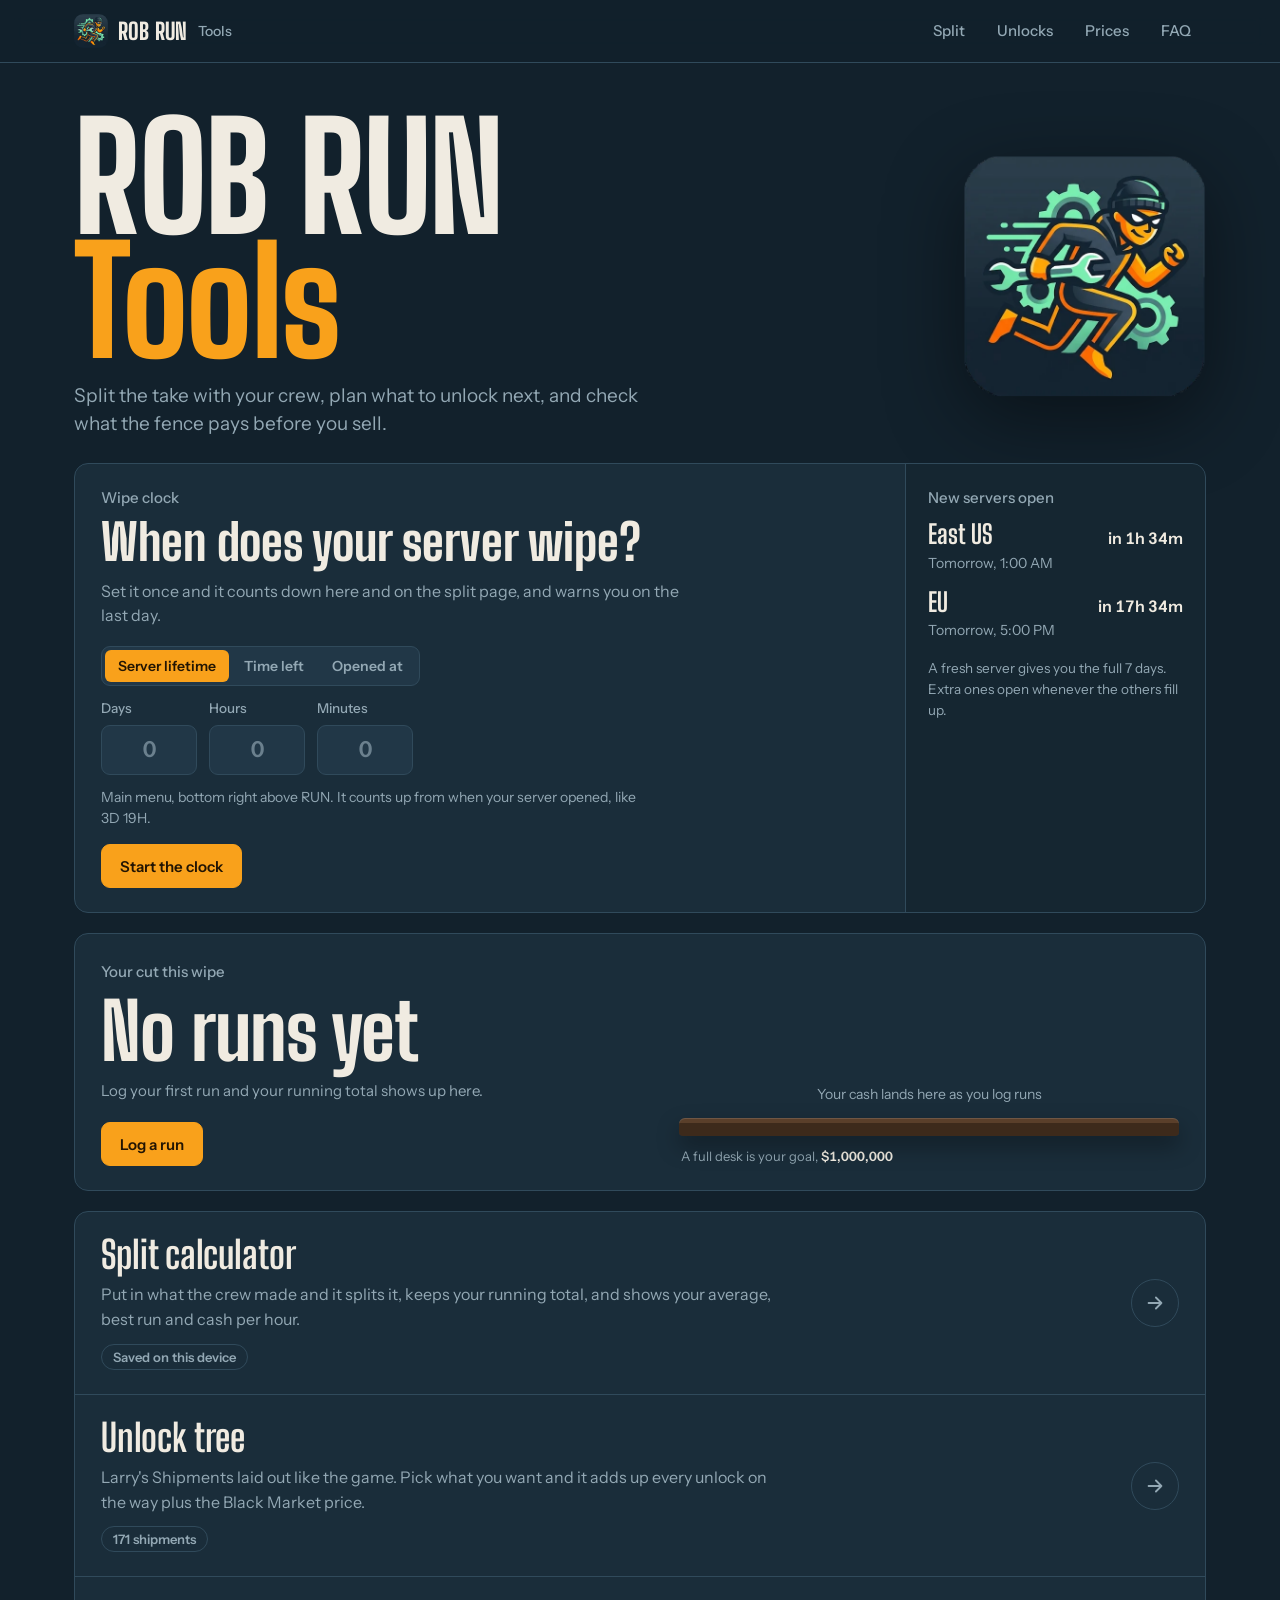
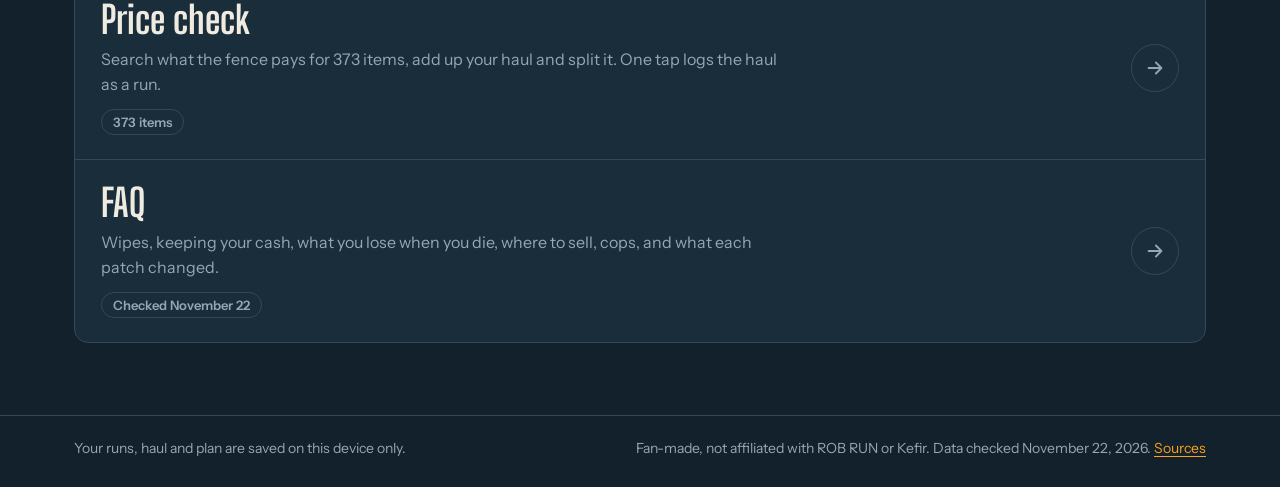
<file: index.html>
<!DOCTYPE html>
<html lang="en">
<head>
<meta charset="utf-8">
<meta name="viewport" content="width=device-width, initial-scale=1, viewport-fit=cover">
<title>ROB RUN Tools</title>
<meta name="description" content="Split calculator, unlock tree, price check and FAQ for ROB RUN.">
<meta property="og:title" content="ROB RUN Tools">
<meta property="og:description" content="Split the take with your crew, plan your unlocks and check what the fence pays.">
<meta name="theme-color" content="#12212c">
<link rel="icon" href="assets/favicon-32.png?v=2c8b6ae2" sizes="32x32" type="image/png">
<link rel="icon" href="assets/logo-192.png?v=2c8b6ae2" sizes="192x192" type="image/png">
<link rel="apple-touch-icon" href="assets/apple-touch-icon.png?v=2c8b6ae2">
<meta property="og:image" content="https://robruntools.github.io/assets/og.png">
<meta name="twitter:card" content="summary_large_image">
<link rel="preload" href="assets/fonts/big-shoulders-display-latin-800-normal.woff2" as="font" type="font/woff2" crossorigin>
<link rel="preload" href="assets/fonts/instrument-sans-latin-400-normal.woff2" as="font" type="font/woff2" crossorigin>
<link rel="stylesheet" href="assets/site.css?v=2c8b6ae2">
<script src="assets/site.js?v=2c8b6ae2"></script>
<style>
.hero { display: grid; grid-template-columns: minmax(0, 1fr) auto; align-items: center; gap: 18px 40px; padding: 8px 0 4px; }
.hero-text { display: grid; gap: 18px; }
.hero-logo { width: clamp(160px, 19vw, 250px); height: auto; filter: drop-shadow(0 22px 40px rgba(0, 0, 0, 0.45)); }
.hero h1 { font-size: clamp(64px, 12vw, 148px); line-height: 0.84; letter-spacing: -0.01em; }
.hero h1 span { display: block; color: var(--sodium); }
.hero .sub { font-size: 19px; max-width: 46ch; }
.hero-logo { transition: transform 500ms var(--ease); }
.hero-logo:hover { transform: rotate(-3deg) scale(1.02); }
@media (prefers-reduced-motion: no-preference) {
  .hero-logo { animation: logo-in 950ms 180ms cubic-bezier(0.2, 1.25, 0.35, 1) backwards; }
}
@keyframes logo-in { from { opacity: 0; transform: translateY(-18px) rotate(-8deg) scale(0.94); } }

/* Your cut, pulled from the split calculator on this device */
.wallet { display: grid; grid-template-columns: minmax(0, 1fr) minmax(280px, 500px); gap: 18px 32px; align-items: end; padding: 26px 26px 24px; overflow: hidden; }
.wallet-main { display: grid; gap: 0; align-content: end; }
.wallet .label { font-size: 15px; }
.cash {
  font-family: var(--font-display); font-weight: 800; line-height: 0.86; letter-spacing: -0.01em;
  font-size: clamp(62px, 10vw, 118px); font-variant-numeric: tabular-nums; margin-top: 16px;
}
.cash .cur { color: var(--smoke); font-weight: 700; margin-right: 0.04em; }
.wallet-facts { display: flex; flex-wrap: wrap; gap: 6px 22px; margin-top: 14px; color: var(--smoke); font-size: 15px; }
.wallet-facts b { color: var(--receipt); font-weight: 600; font-variant-numeric: tabular-nums; }
.wallet .meter { grid-column: 1 / -1; height: 8px; border-radius: 99px; background: var(--pier-3); overflow: hidden; }
.wallet .meter i { display: block; height: 100%; width: 0; border-radius: 99px; background: var(--sodium); transition: width 1s var(--ease); }
.wallet .meter i.done { background: var(--cash); }
.wallet .acts { display: flex; flex-wrap: wrap; gap: 10px; margin-top: 20px; }
.wallet.empty .cash { font-size: clamp(44px, 7vw, 78px); }

/* Tool rows */
.tools { display: grid; overflow: hidden; }
.tool {
  display: grid; grid-template-columns: minmax(0, 1fr) auto; align-items: center; gap: 8px 24px;
  padding: 24px 26px; color: var(--receipt); text-decoration: none; border-top: 1px solid var(--rope);
  transition: background-color 180ms ease;
}
.tool:first-child { border-top: 0; }
.tool:hover { background: var(--pier-2); }
.tool-name { font-family: var(--font-display); font-weight: 700; font-size: 38px; line-height: 1; }
.tool-desc { margin: 8px 0 0; color: var(--smoke); max-width: 62ch; }
.tool-live { display: inline-flex; margin-top: 12px; }
.tool .go {
  width: 48px; height: 48px; display: grid; place-items: center; border-radius: 50%;
  border: 1px solid var(--rope); color: var(--smoke);
  transition: transform 260ms var(--ease), background-color 180ms ease, color 180ms ease, border-color 180ms ease;
}
.tool .go svg { width: 22px; height: 22px; }
.tool:hover .go { transform: translateX(4px); background: var(--sodium); border-color: var(--sodium); color: var(--on-sodium); }
.tool:hover .tool-name { color: var(--sodium); }
.tool-name { transition: color 180ms ease; }

@media (max-width: 640px) {
  .hero { grid-template-columns: minmax(0, 1fr); }
  .hero-logo { order: -1; width: 92px; }
  .wallet { grid-template-columns: minmax(0, 1fr); padding: 20px; }
  .wallet .acts { margin-top: 16px; }
  .tool { padding: 20px; gap: 8px 14px; }
  .tool-name { font-size: 32px; }
  .tool .go { width: 40px; height: 40px; }
}
</style>
</head>
<body>
<header class="nav">
  <div class="nav-in">
    <a class="brand" href="./" aria-label="ROB RUN Tools home"><img class="brand-mark" src="assets/logo-96.png?v=2c8b6ae2" width="34" height="34" alt=""><b>ROB RUN</b><small>Tools</small></a>
    <nav class="nav-links" aria-label="Main">
      <a href="./" class="home" aria-current="page"><svg viewBox="0 0 24 24" fill="none" stroke="currentColor" stroke-width="1.8" stroke-linecap="round" stroke-linejoin="round" aria-hidden="true"><path d="M3.5 11 12 4l8.5 7"/><path d="M5.5 9.8V20h4.8v-5.6h3.4V20h4.8V9.8"/></svg><span>Home</span></a>
      <a href="split/"><svg viewBox="0 0 24 24" fill="none" stroke="currentColor" stroke-width="1.8" stroke-linecap="round" stroke-linejoin="round" aria-hidden="true"><circle cx="12" cy="12" r="8.5"/><path d="M12 12V3.5M12 12l7.36 4.25M12 12l-7.36 4.25"/></svg><span>Split</span></a>
      <a href="upgrades/"><svg viewBox="0 0 24 24" fill="none" stroke="currentColor" stroke-width="1.8" stroke-linecap="round" stroke-linejoin="round" aria-hidden="true"><circle cx="12" cy="5" r="2.2"/><circle cx="5.5" cy="19" r="2.2"/><circle cx="18.5" cy="19" r="2.2"/><path d="M12 7.2V12M12 12H5.5v4.8M12 12h6.5v4.8"/></svg><span>Unlocks</span></a>
      <a href="items/"><svg viewBox="0 0 24 24" fill="none" stroke="currentColor" stroke-width="1.8" stroke-linecap="round" stroke-linejoin="round" aria-hidden="true"><path d="M3.5 12.6V4.5h8.1l8.9 8.9-8 8z"/><circle cx="8.2" cy="9.2" r="1.6"/></svg><span>Prices</span></a>
      <a href="faq/"><svg viewBox="0 0 24 24" fill="none" stroke="currentColor" stroke-width="1.8" stroke-linecap="round" stroke-linejoin="round" aria-hidden="true"><circle cx="12" cy="12" r="8.5"/><path d="M9.5 9.6a2.6 2.6 0 1 1 3.6 2.4c-.7.3-1.1.9-1.1 1.6v.6"/><path d="M12 17.1v.2"/></svg><span>FAQ</span></a>
    </nav>
  </div>
</header>

<main class="page">
  <header class="hero">
    <div class="hero-text">
      <h1>ROB RUN <span>Tools</span></h1>
      <p class="sub">Split the take with your crew, plan what to unlock next, and check what the fence pays before you sell.</p>
    </div>
    <img class="hero-logo" src="assets/logo.png?v=2c8b6ae2" width="250" height="250" alt="ROB RUN Tools logo: a masked runner carrying a wrench">
  </header>

  <section class="panel clock" id="clock" aria-label="Wipe clock"></section>

  <section class="panel wallet empty" id="wallet" aria-labelledby="walletLabel">
    <div class="wallet-main">
      <span class="label" id="walletLabel">Your cut this wipe</span>
      <div class="cash" id="cash">No runs yet</div>
      <div class="wallet-facts" id="walletFacts">Log your first run and your running total shows up here.</div>
      <div class="acts"><a class="btn primary" href="split/#add" id="walletGo">Log a run</a></div>
    </div>
    <div id="pile" aria-hidden="true"></div>
    <div class="meter" id="meter" hidden><i id="meterFill"></i></div>
  </section>

  <section class="panel tools" aria-label="Tools">
    <a class="tool" href="split/">
      <div>
        <div class="tool-name">Split calculator</div>
        <p class="tool-desc">Put in what the crew made and it splits it, keeps your running total, and shows your average, best run and cash per hour.</p>
        <span class="tag tool-live" id="liveSplit">Saved on this device</span>
      </div>
      <span class="go" aria-hidden="true"><svg viewBox="0 0 24 24" fill="none" stroke="currentColor" stroke-width="2" stroke-linecap="round" stroke-linejoin="round"><path d="M5 12h14M13 6l6 6-6 6"/></svg></span>
    </a>
    <a class="tool" href="upgrades/">
      <div>
        <div class="tool-name">Unlock tree</div>
        <p class="tool-desc">Larry's Shipments laid out like the game. Pick what you want and it adds up every unlock on the way plus the Black Market price.</p>
        <span class="tag tool-live" id="liveTree">171 shipments</span>
      </div>
      <span class="go" aria-hidden="true"><svg viewBox="0 0 24 24" fill="none" stroke="currentColor" stroke-width="2" stroke-linecap="round" stroke-linejoin="round"><path d="M5 12h14M13 6l6 6-6 6"/></svg></span>
    </a>
    <a class="tool" href="items/">
      <div>
        <div class="tool-name">Price check</div>
        <p class="tool-desc">Search what the fence pays for 373 items, add up your haul and split it. One tap logs the haul as a run.</p>
        <span class="tag tool-live" id="liveHaul">373 items</span>
      </div>
      <span class="go" aria-hidden="true"><svg viewBox="0 0 24 24" fill="none" stroke="currentColor" stroke-width="2" stroke-linecap="round" stroke-linejoin="round"><path d="M5 12h14M13 6l6 6-6 6"/></svg></span>
    </a>
    <a class="tool" href="faq/">
      <div>
        <div class="tool-name">FAQ</div>
        <p class="tool-desc">Wipes, keeping your cash, what you lose when you die, where to sell, cops, and what each patch changed.</p>
        <span class="tag tool-live">Checked November 22</span>
      </div>
      <span class="go" aria-hidden="true"><svg viewBox="0 0 24 24" fill="none" stroke="currentColor" stroke-width="2" stroke-linecap="round" stroke-linejoin="round"><path d="M5 12h14M13 6l6 6-6 6"/></svg></span>
    </a>
  </section>
</main>

<footer class="foot">
  <div class="foot-in">
    <p>Your runs, haul and plan are saved on this device only.</p>
    <p>Fan-made, not affiliated with ROB RUN or Kefir. Data checked November 22, 2026. <a href="faq/#sources">Sources</a></p>
  </div>
</footer>

<script>
(function () {
  "use strict";
  var fmt = new Intl.NumberFormat("en-US", { maximumFractionDigits: 0 });
  function money(n) { return "$" + fmt.format(Math.round(n)); }
  function read(k) { try { return JSON.parse(localStorage.getItem(k) || "null"); } catch (e) { return null; } }
  function $(id) { return document.getElementById(id); }

  // Your cut, same math as the split calculator
  var s = read("robrun-split-v1"), myCut = 0;
  if (s && Array.isArray(s.runs) && !s.example) s.runs.forEach(function (r) { myCut += Math.max(0, (Number(r.take) || 0) - (Number(r.costs) || 0)) / (Number(r.crew) || 1) * (1 - (Number(s.fee) || 0) / 100); });

  // Wipe clock and fresh-server times, ticking live
  if (window.RR && RR.wipeClock) RR.wipeClock($("clock"), { cut: function () { return myCut; } });
  var pile = window.RR && RR.pile ? RR.pile($("pile")) : null;
  if (pile && !(s && Array.isArray(s.runs) && s.runs.length && !s.example)) pile.update(0, 1000000, { animate: false });
  if (s && Array.isArray(s.runs) && s.runs.length && !s.example) {
    var fee = Number(s.fee) || 0, total = 0;
    s.runs.forEach(function (r) { total += Math.max(0, (Number(r.take) || 0) - (Number(r.costs) || 0)) / (Number(r.crew) || 1) * (1 - fee / 100); });
    var n = s.runs.length, goal = Number(s.goal) || 0, left = Math.max(0, goal - total);
    var w = $("wallet"); w.classList.remove("empty");
    var cash = $("cash");
    cash.innerHTML = '<span class="cur">$</span><span id="cashNum">0</span>';
    var go = function () {
      if (window.RR) RR.countUp($("cashNum"), total, { format: function (v) { return fmt.format(Math.round(v)); } }); else $("cashNum").textContent = fmt.format(total);
      if (pile) pile.update(total, goal, { fast: true });
    };
    if (document.readyState === "complete") go(); else window.addEventListener("load", go);
    $("walletFacts").innerHTML = "<span><b>" + n + "</b> " + (n === 1 ? "run" : "runs") + "</span><span><b>" + money(total / n) + "</b> average</span>" +
      (goal ? "<span>" + (left ? "<b>" + money(left) + "</b> to your " + money(goal) + " goal" : "<b>Goal hit</b> (" + money(goal) + ")") + "</span>" : "");
    $("walletGo").textContent = "Add a run";
    if (goal) {
      $("meter").hidden = false;
      var pct = Math.min(100, total / goal * 100);
      requestAnimationFrame(function () { setTimeout(function () { $("meterFill").style.width = pct + "%"; $("meterFill").classList.toggle("done", pct >= 100); }, 200); });
    }
    $("liveSplit").textContent = n + (n === 1 ? " run" : " runs") + " this wipe";
    $("liveSplit").className = "tag tool-live accent";
  }

  // Haul in progress
  var h = read("robrun-haul-v1");
  if (h && h.items) {
    var count = 0; Object.keys(h.items).forEach(function (k) { count += Number(h.items[k]) || 0; });
    if (count) { $("liveHaul").textContent = "Haul in progress: " + count + (count === 1 ? " item" : " items"); $("liveHaul").className = "tag tool-live accent"; }
  }

  // What you're saving for in the unlock tree
  var u = read("robrun-unlocks-v2");
  if (u && Array.isArray(u.plan) && u.plan.length) {
    fetch("data/shipments.json").then(function (r) { return r.json(); }).then(function (d) {
      var by = {}; d.items.forEach(function (it) { by[it.id] = it; });
      var owned = {}; (u.owned || []).forEach(function (id) { owned[id] = 1; });
      var need = {}, unlock = 0, buy = 0, names = [];
      u.plan.forEach(function (id) {
        var it = by[id]; if (!it) return;
        names.push(it.name); buy += it.buy || 0;
        var cur = it, seen = {};
        while (cur && !seen[cur.id]) { seen[cur.id] = 1; if (!owned[cur.id] && !need[cur.id]) { need[cur.id] = 1; unlock += cur.unlock || 0; } cur = cur.after ? by[cur.after] : null; }
      });
      if (!names.length) return;
      $("liveTree").textContent = "Saving for " + (names.length === 1 ? names[0] : names.length + " things") + ": " + money(unlock + buy);
      $("liveTree").className = "tag tool-live accent";
    }).catch(function () { /* keep default */ });
  }
})();
</script>
</body>
</html>
</file>
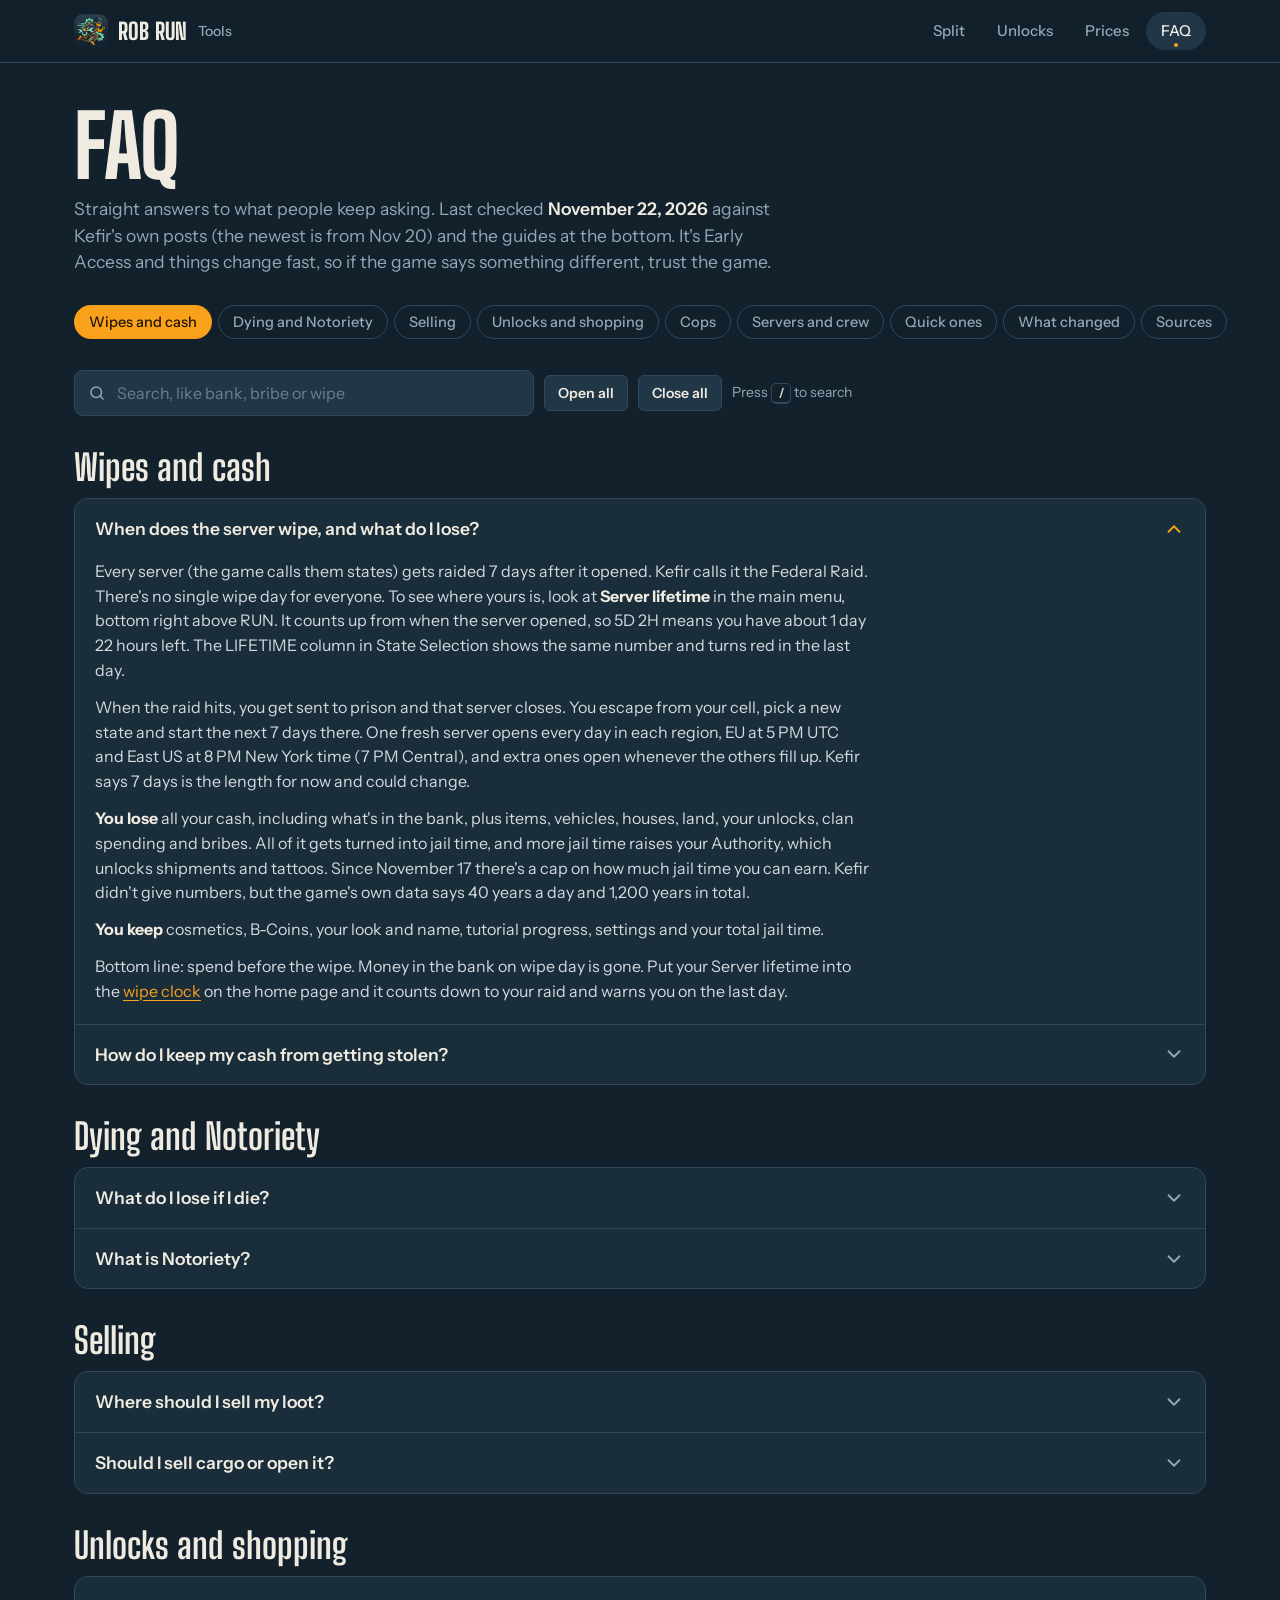
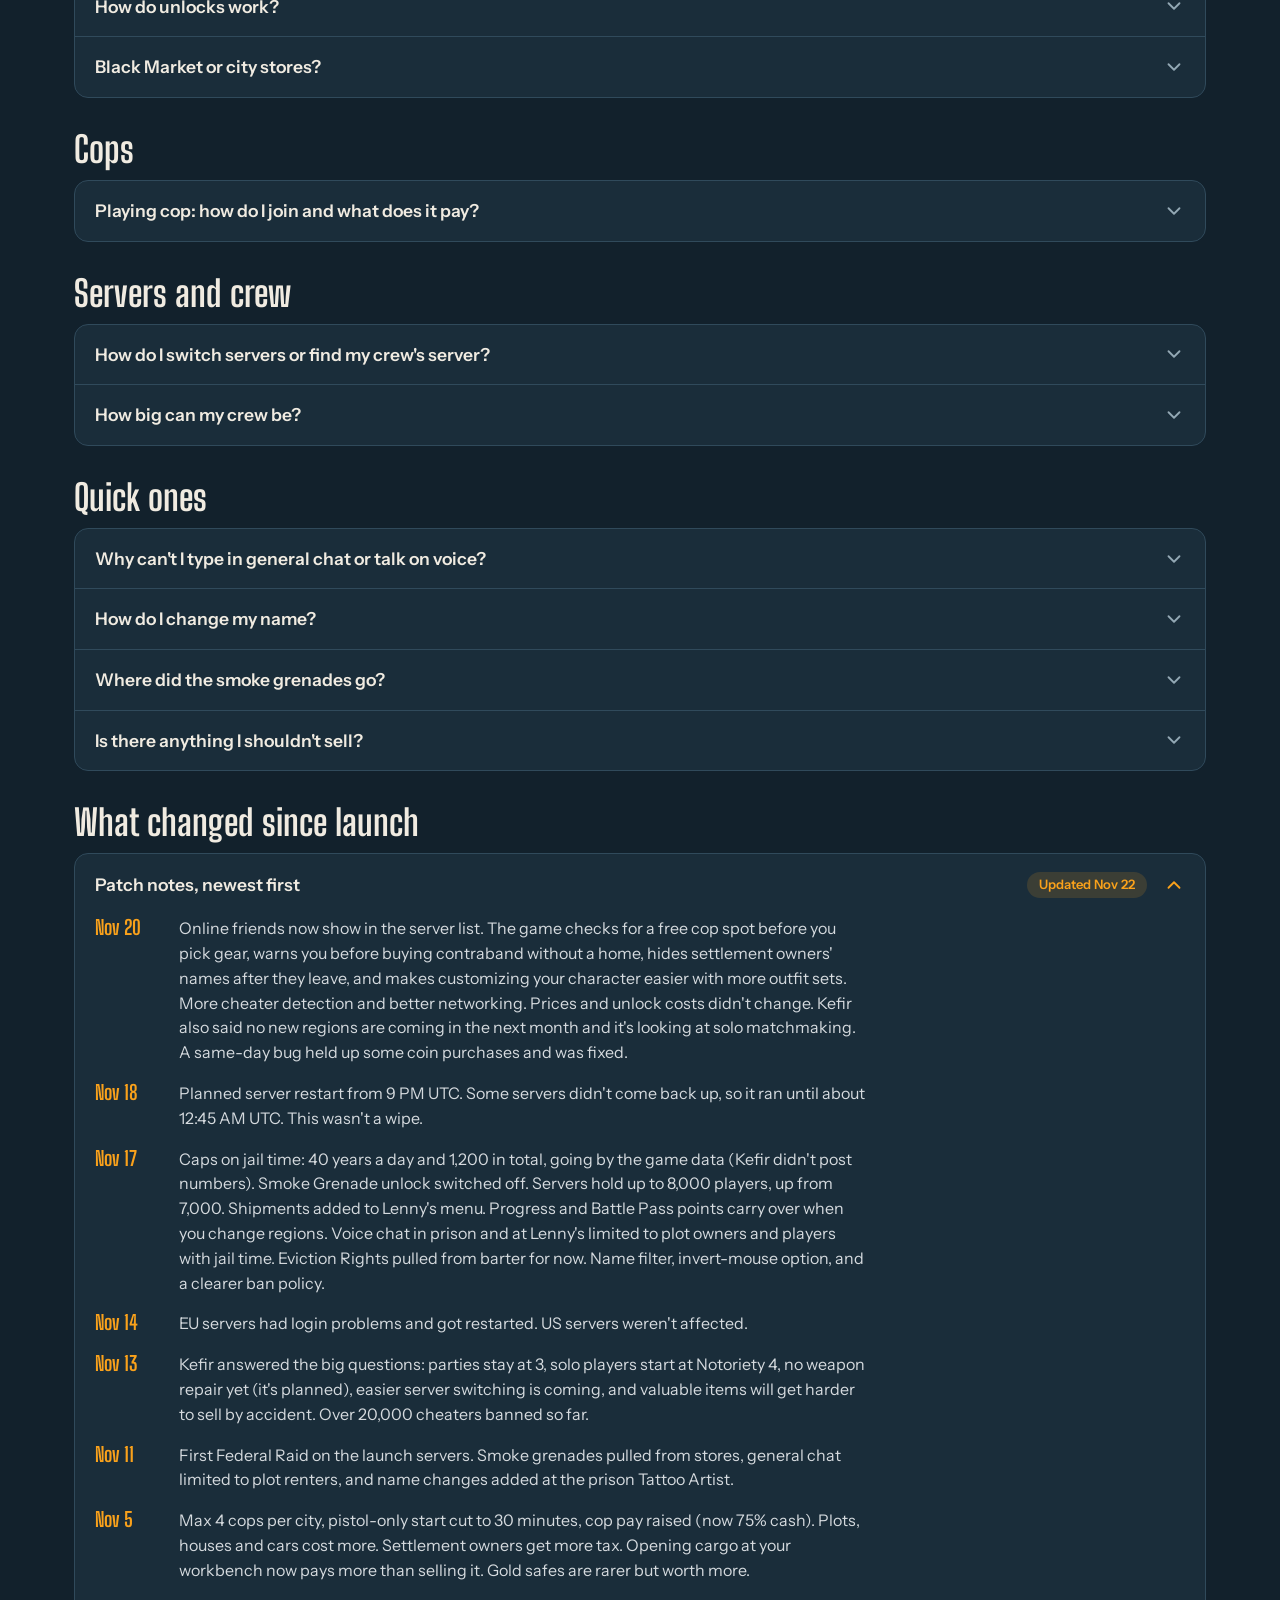
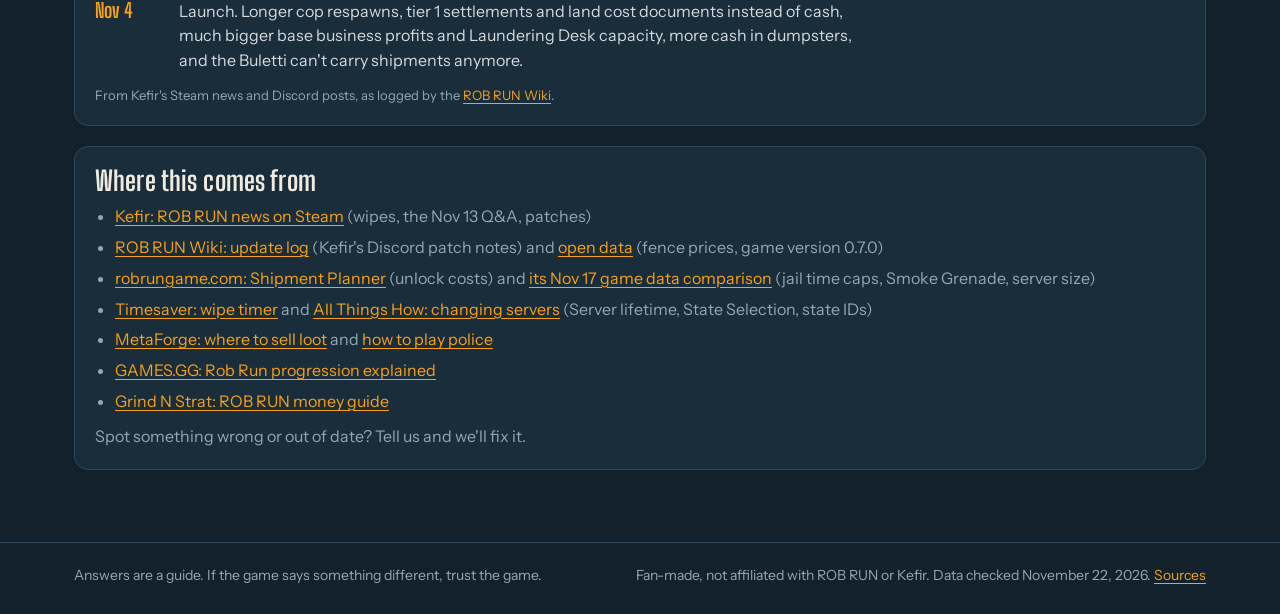
<file: faq/index.html>
<!DOCTYPE html>
<html lang="en">
<head>
<meta charset="utf-8">
<meta name="viewport" content="width=device-width, initial-scale=1, viewport-fit=cover">
<title>FAQ – ROB RUN Tools</title>
<meta name="description" content="Straight answers to common ROB RUN questions: wipes, keeping your cash, what you lose when you die, Notoriety, where to sell, unlocks, cops and recent patches.">
<meta property="og:title" content="ROB RUN FAQ">
<meta property="og:description" content="Wipes, keeping your cash, what you lose when you die, Notoriety, where to sell, unlocks, cops and recent patches.">
<meta name="theme-color" content="#12212c">
<link rel="icon" href="../assets/favicon-32.png?v=2c8b6ae2" sizes="32x32" type="image/png">
<link rel="icon" href="../assets/logo-192.png?v=2c8b6ae2" sizes="192x192" type="image/png">
<link rel="apple-touch-icon" href="../assets/apple-touch-icon.png?v=2c8b6ae2">
<meta property="og:image" content="https://robruntools.github.io/assets/og.png">
<meta name="twitter:card" content="summary_large_image">
<link rel="preload" href="../assets/fonts/big-shoulders-display-latin-800-normal.woff2" as="font" type="font/woff2" crossorigin>
<link rel="preload" href="../assets/fonts/instrument-sans-latin-400-normal.woff2" as="font" type="font/woff2" crossorigin>
<link rel="stylesheet" href="../assets/site.css?v=2c8b6ae2">
<script src="../assets/site.js?v=2c8b6ae2"></script>
<style>
.faq-tools { display: flex; flex-wrap: wrap; align-items: center; gap: 10px; }
.faq-tools .find { position: relative; flex: 1 1 280px; max-width: 460px; }
.faq-tools .find svg { position: absolute; left: 14px; top: 50%; width: 18px; height: 18px; margin-top: -9px; color: var(--smoke); pointer-events: none; }
.faq-tools input { padding-left: 42px; }
.faq-tools .hint { color: var(--smoke); font-size: 14px; }
kbd { display: inline-block; min-width: 20px; padding: 0 5px; border: 1px solid var(--rope); border-bottom-width: 2px; border-radius: 5px; font: 600 12px/18px var(--font-body); text-align: center; color: var(--receipt); }

.topic { display: grid; gap: 12px; }
.topic-title { font-family: var(--font-display); font-weight: 700; font-size: 36px; line-height: 1; padding-top: 14px; }
.faq { overflow: hidden; }
.q { border-top: 1px solid var(--rope); }
.q:first-child { border-top: 0; }
.q > summary {
  display: flex; align-items: center; justify-content: space-between; gap: 16px;
  padding: 18px 20px; font-size: 17.5px; font-weight: 600; line-height: 1.35;
  transition: background-color 160ms ease, color 160ms ease;
}
.q > summary:hover { background: var(--pier-2); }
.q > summary:hover .chev { color: var(--receipt); }
.q .new { margin-left: auto; }
.a { padding: 0 20px 20px; display: grid; gap: 12px; max-width: 74ch; color: #d5dade; }
.a p { margin: 0; }
.a ul { margin: 0; padding-left: 20px; display: grid; gap: 7px; }
.a li::marker { color: var(--sodium); }
.a strong { color: var(--receipt); }
.a table { max-width: 600px; }
.a th, .a td { text-align: left; white-space: normal; padding: 10px 12px; vertical-align: top; }
.a th:first-child, .a td:first-child { padding-left: 0; }
.a td.n { text-align: right; white-space: nowrap; font-weight: 600; }
.a .note { font-size: 14px; color: var(--smoke); }
.a .src { font-size: 13px; color: var(--smoke); }
.a ul.log { list-style: none; padding: 0; gap: 16px; }
.log li { display: grid; grid-template-columns: 70px minmax(0, 1fr); gap: 14px; }
.log .d { font-family: var(--font-display); font-weight: 700; font-size: 20px; line-height: 1.15; color: var(--sodium); }
.nomatch { margin: 0; padding: 22px 20px; color: var(--smoke); }
mark { background: var(--sodium-soft); color: var(--sodium); border-radius: 3px; padding: 0 2px; }
.sources { padding: 20px; display: grid; gap: 10px; color: var(--smoke); }
.sources ul { margin: 0; padding-left: 20px; display: grid; gap: 6px; }
@media (max-width: 640px) {
  .q > summary { padding: 16px; font-size: 16.5px; }
  .a { padding: 0 16px 18px; }
  .log li { grid-template-columns: 1fr; gap: 2px; }
  .topic-title { font-size: 32px; }
}
</style>
</head>
<body>
<header class="nav">
  <div class="nav-in">
    <a class="brand" href="../" aria-label="ROB RUN Tools home"><img class="brand-mark" src="../assets/logo-96.png?v=2c8b6ae2" width="34" height="34" alt=""><b>ROB RUN</b><small>Tools</small></a>
    <nav class="nav-links" aria-label="Main">
      <a href="../" class="home"><svg viewBox="0 0 24 24" fill="none" stroke="currentColor" stroke-width="1.8" stroke-linecap="round" stroke-linejoin="round" aria-hidden="true"><path d="M3.5 11 12 4l8.5 7"/><path d="M5.5 9.8V20h4.8v-5.6h3.4V20h4.8V9.8"/></svg><span>Home</span></a>
      <a href="../split/"><svg viewBox="0 0 24 24" fill="none" stroke="currentColor" stroke-width="1.8" stroke-linecap="round" stroke-linejoin="round" aria-hidden="true"><circle cx="12" cy="12" r="8.5"/><path d="M12 12V3.5M12 12l7.36 4.25M12 12l-7.36 4.25"/></svg><span>Split</span></a>
      <a href="../upgrades/"><svg viewBox="0 0 24 24" fill="none" stroke="currentColor" stroke-width="1.8" stroke-linecap="round" stroke-linejoin="round" aria-hidden="true"><circle cx="12" cy="5" r="2.2"/><circle cx="5.5" cy="19" r="2.2"/><circle cx="18.5" cy="19" r="2.2"/><path d="M12 7.2V12M12 12H5.5v4.8M12 12h6.5v4.8"/></svg><span>Unlocks</span></a>
      <a href="../items/"><svg viewBox="0 0 24 24" fill="none" stroke="currentColor" stroke-width="1.8" stroke-linecap="round" stroke-linejoin="round" aria-hidden="true"><path d="M3.5 12.6V4.5h8.1l8.9 8.9-8 8z"/><circle cx="8.2" cy="9.2" r="1.6"/></svg><span>Prices</span></a>
      <a href="../faq/" aria-current="page"><svg viewBox="0 0 24 24" fill="none" stroke="currentColor" stroke-width="1.8" stroke-linecap="round" stroke-linejoin="round" aria-hidden="true"><circle cx="12" cy="12" r="8.5"/><path d="M9.5 9.6a2.6 2.6 0 1 1 3.6 2.4c-.7.3-1.1.9-1.1 1.6v.6"/><path d="M12 17.1v.2"/></svg><span>FAQ</span></a>
    </nav>
  </div>
</header>

<main class="page">
  <header class="page-head">
    <h1>FAQ</h1>
    <p class="sub">Straight answers to what people keep asking. Last checked <strong>November 22, 2026</strong> against Kefir's own posts (the newest is from Nov 20) and the guides at the bottom. It's Early Access and things change fast, so if the game says something different, trust the game.</p>
  </header>

  <nav class="jump" aria-label="Topics">
    <a href="#t-wipe">Wipes and cash</a>
    <a href="#t-death">Dying and Notoriety</a>
    <a href="#t-sell">Selling</a>
    <a href="#t-unlock">Unlocks and shopping</a>
    <a href="#t-cops">Cops</a>
    <a href="#t-crew">Servers and crew</a>
    <a href="#t-quick">Quick ones</a>
    <a href="#t-log">What changed</a>
    <a href="#sources">Sources</a>
  </nav>

  <div class="faq-tools">
    <div class="find">
      <svg viewBox="0 0 24 24" fill="none" stroke="currentColor" stroke-width="2" stroke-linecap="round" aria-hidden="true"><circle cx="11" cy="11" r="7"/><path d="M20 20l-3.6-3.6"/></svg>
      <label for="fq" class="sr-only">Search the FAQ</label>
      <input type="search" id="fq" placeholder="Search, like bank, bribe or wipe" autocomplete="off" spellcheck="false" data-slash>
    </div>
    <button type="button" class="btn small" id="openAll">Open all</button>
    <button type="button" class="btn small" id="closeAll">Close all</button>
    <span class="hint" id="fcount">Press <kbd>/</kbd> to search</span>
  </div>

  <section class="topic" id="t-wipe" data-spy aria-labelledby="h-wipe">
    <h2 class="topic-title" id="h-wipe">Wipes and cash</h2>
    <div class="panel faq">
      <details class="q acc" id="wipe" open>
        <summary>When does the server wipe, and what do I lose?<svg class="chev" viewBox="0 0 24 24" fill="none" stroke="currentColor" stroke-width="2" stroke-linecap="round" stroke-linejoin="round" aria-hidden="true"><path d="M6 9l6 6 6-6"/></svg></summary>
        <div class="a">
          <p>Every server (the game calls them states) gets raided 7 days after it opened. Kefir calls it the Federal Raid. There's no single wipe day for everyone. To see where yours is, look at <strong>Server lifetime</strong> in the main menu, bottom right above RUN. It counts up from when the server opened, so 5D 2H means you have about 1 day 22 hours left. The LIFETIME column in State Selection shows the same number and turns red in the last day.</p>
          <p>When the raid hits, you get sent to prison and that server closes. You escape from your cell, pick a new state and start the next 7 days there. One fresh server opens every day in each region, EU at 5 PM UTC and East US at 8 PM New York time (7 PM Central), and extra ones open whenever the others fill up. Kefir says 7 days is the length for now and could change.</p>
          <p><strong>You lose</strong> all your cash, including what's in the bank, plus items, vehicles, houses, land, your unlocks, clan spending and bribes. All of it gets turned into jail time, and more jail time raises your Authority, which unlocks shipments and tattoos. Since November 17 there's a cap on how much jail time you can earn. Kefir didn't give numbers, but the game's own data says 40 years a day and 1,200 years in total.</p>
          <p><strong>You keep</strong> cosmetics, B-Coins, your look and name, tutorial progress, settings and your total jail time.</p>
          <p>Bottom line: spend before the wipe. Money in the bank on wipe day is gone. Put your Server lifetime into the <a href="../#clock">wipe clock</a> on the home page and it counts down to your raid and warns you on the last day.</p>
        </div>
      </details>
      <details class="q acc" id="cash">
        <summary>How do I keep my cash from getting stolen?<svg class="chev" viewBox="0 0 24 24" fill="none" stroke="currentColor" stroke-width="2" stroke-linecap="round" stroke-linejoin="round" aria-hidden="true"><path d="M6 9l6 6 6-6"/></svg></summary>
        <div class="a">
          <p>Open an account at Looty Bay Bank. It costs $5,000, and you have to walk in as a Civilian, not with your mask on. Then put your dirty cash in the Laundering Desk at your base. It takes a while, and the clean money goes straight to your bank where nobody can take it.</p>
          <p>If you pull it back out at an ATM, it's stealable again. Before you have a base, Lenny will launder for you, but he takes a cut. Your own desk is free. If you use Lenny, put his fee in the <a href="../split/#settings">split calculator</a> so your numbers are real.</p>
        </div>
      </details>
    </div>
  </section>

  <section class="topic" id="t-death" data-spy aria-labelledby="h-death">
    <h2 class="topic-title" id="h-death">Dying and Notoriety</h2>
    <div class="panel faq">
      <details class="q acc" id="death">
        <summary>What do I lose if I die?<svg class="chev" viewBox="0 0 24 24" fill="none" stroke="currentColor" stroke-width="2" stroke-linecap="round" stroke-linejoin="round" aria-hidden="true"><path d="M6 9l6 6 6-6"/></svg></summary>
        <div class="a">
          <table>
            <thead><tr><th>What happened</th><th>What you lose</th></tr></thead>
            <tbody>
              <tr><td>Criminal dies in Looty Bay</td><td>Your whole inventory</td></tr>
              <tr><td>Criminal surrenders to cops</td><td>Your bag. You keep equipped gear</td></tr>
              <tr><td>Cop takes your bribe</td><td>Just the bribe, paid from your bank. You leave with your bag and gear</td></tr>
              <tr><td>Civilian dies in Looty Bay</td><td>Nothing. Bag and gear stay</td></tr>
              <tr><td>Cop dies</td><td>Department gear. Personal gear stays</td></tr>
              <tr><td>Anyone dies in the desert</td><td>All loot</td></tr>
            </tbody>
          </table>
          <p>Your gear also loses durability every time you die, and there's no way to repair it yet. Kefir says repairs are planned.</p>
          <p>Taking your mask off doesn't clear Criminal status. You have to actually leave Looty Bay.</p>
        </div>
      </details>
      <details class="q acc" id="notoriety">
        <summary>What is Notoriety?<svg class="chev" viewBox="0 0 24 24" fill="none" stroke="currentColor" stroke-width="2" stroke-linecap="round" stroke-linejoin="round" aria-hidden="true"><path d="M6 9l6 6 6-6"/></svg></summary>
        <div class="a">
          <p>Hit places back to back in the same trip into the city and your Notoriety goes up. Higher Notoriety gets you more from the Fence and the Smuggler, up to about 50% more at the top. That's the low-to-high range on the <a href="../items/">price check</a>. The catch is that your bag gets bigger and cops and other players start hunting you.</p>
          <p>It resets when you leave Looty Bay. Solo players start at Notoriety level 4 and get bonuses on selling and loot. Duos also start higher than full crews. Kefir says it's also looking at separate matchmaking for solo players in the city.</p>
        </div>
      </details>
    </div>
  </section>

  <section class="topic" id="t-sell" data-spy aria-labelledby="h-sell">
    <h2 class="topic-title" id="h-sell">Selling</h2>
    <div class="panel faq">
      <details class="q acc" id="sell">
        <summary>Where should I sell my loot?<svg class="chev" viewBox="0 0 24 24" fill="none" stroke="currentColor" stroke-width="2" stroke-linecap="round" stroke-linejoin="round" aria-hidden="true"><path d="M6 9l6 6 6-6"/></svg></summary>
        <div class="a">
          <ul>
            <li><strong>Fence:</strong> the dollar signs on the map. Buys stolen items. Grab your cash off the counter right after you sell, because money left there can be stolen.</li>
            <li><strong>Smuggler (Cargo Exchange):</strong> buys cargo. Bigger deliveries pay better, and each one adds a point to a Cargo Sheet that you can sell once it's full.</li>
            <li><strong>Sales Center:</strong> one in each district. Buys everything in your trunk, and the price depends on the district's level. You can only trade there if you rent a plot in that district.</li>
          </ul>
          <p>Black Market stuff sells back for a lot less than you paid. A Longhorn Wild costs $4.5M and the fence gives you about $1.8M for it, so don't buy things to flip them.</p>
        </div>
      </details>
      <details class="q acc" id="cargo">
        <summary>Should I sell cargo or open it?<svg class="chev" viewBox="0 0 24 24" fill="none" stroke="currentColor" stroke-width="2" stroke-linecap="round" stroke-linejoin="round" aria-hidden="true"><path d="M6 9l6 6 6-6"/></svg></summary>
        <div class="a">
          <p>Open it. Since the November 5 patch, opening cargo at a workbench in your base pays more than selling it as is. Contraband from Lenny is worth next to nothing until you repack it on a Contraband Workbench, and since November 20 the game warns you if you try to buy contraband without a home location.</p>
          <p>Two ways to lose it on the way: drawing a weapon while you're carrying cargo makes you drop it, and switching cars dumps whatever was in the old trunk on the ground.</p>
        </div>
      </details>
    </div>
  </section>

  <section class="topic" id="t-unlock" data-spy aria-labelledby="h-unlock">
    <h2 class="topic-title" id="h-unlock">Unlocks and shopping</h2>
    <div class="panel faq">
      <details class="q acc" id="unlocks">
        <summary>How do unlocks work?<svg class="chev" viewBox="0 0 24 24" fill="none" stroke="currentColor" stroke-width="2" stroke-linecap="round" stroke-linejoin="round" aria-hidden="true"><path d="M6 9l6 6 6-6"/></svg></summary>
        <div class="a">
          <p>Press <kbd>H</kbd> to open Larry's Shipments menu. Since November 17 you can also open it from Lenny's menu. Each item costs money to unlock, and then you buy it on the Black Market. Some items also need your base in a settlement of a certain level, or a minimum amount of jail time.</p>
          <p>Check the requirements before you save up, because more cash won't get you past a settlement lock. Example: the Longhorn Wild costs $500k to unlock after the Royal E, needs a level 3 settlement, and then costs $4.5M on the Black Market.</p>
          <p>Kefir's wipe post lists your unlocked "skills and tech" among the things the feds take, so plan on starting the tree over every wipe. Jail time carries over, though, so the jail-time locks get easier each week.</p>
          <p>The <a href="../upgrades/#longhorn-wild">unlock tree</a> adds all of this up for you, path and all.</p>
        </div>
      </details>
      <details class="q acc" id="black-market">
        <summary>Black Market or city stores?<svg class="chev" viewBox="0 0 24 24" fill="none" stroke="currentColor" stroke-width="2" stroke-linecap="round" stroke-linejoin="round" aria-hidden="true"><path d="M6 9l6 6 6-6"/></svg></summary>
        <div class="a">
          <p>Use the Black Market, through Lenny or your base laptop. City stores charge about three times as much. A lot of Black Market stock has to be unlocked in the Shipments tree first, and you can't buy from vendors while your base is being raided.</p>
        </div>
      </details>
    </div>
  </section>

  <section class="topic" id="t-cops" data-spy aria-labelledby="h-cops">
    <h2 class="topic-title" id="h-cops">Cops</h2>
    <div class="panel faq">
      <details class="q acc" id="cops">
        <summary>Playing cop: how do I join and what does it pay?<svg class="chev" viewBox="0 0 24 24" fill="none" stroke="currentColor" stroke-width="2" stroke-linecap="round" stroke-linejoin="round" aria-hidden="true"><path d="M6 9l6 6 6-6"/></svg></summary>
        <div class="a">
          <p><strong>Joining:</strong> talk to the officer at the Police Station when a slot is open. Since November 5 there can only be 4 cops in the city at once, so you might have to wait, and since November 20 the game checks for a free spot before it lets you pick your gear. You get a free uniform, weapons and a car, and the department holds your own gear until you clock out. If you're in a party, everyone in Looty Bay has to play the same role. On a fresh server, patrol cops only get pistols for the first 30 minutes.</p>
          <p><strong>Pay:</strong> Kefir says cops earn a percentage of the value of the loot they confiscate, so a rich robber pays far more than a broke one.</p>
          <ul>
            <li>Arrests pay more than kills, and killing someone who surrendered pays nothing.</li>
            <li>Turn your siren on and use the Surrender Order for bonuses.</li>
            <li>There's an earnings cap per shift.</li>
            <li>Since November 5, a quarter of your pay comes as keys, badges and gear, and the rest is cash.</li>
            <li>Badges (Sergeant, Lieutenant, Captain) get you better gear. They're single-use, so if you die on duty you need a new one.</li>
          </ul>
          <p>Arrested criminals can offer you a bribe out of their bank account, and taking it is your call.</p>
          <p class="note">Launch guides listed these amounts. Kefir raised cop pay on November 5 without posting new numbers, so treat them as a minimum:</p>
          <table>
            <thead><tr><th>Action</th><th style="text-align:right">Paid at launch</th></tr></thead>
            <tbody>
              <tr><td>Arresting a criminal</td><td class="n">$9,000–15,000</td></tr>
              <tr><td>Salary for killing a criminal</td><td class="n">$5,000</td></tr>
              <tr><td>Seizing a criminal's loot (base)</td><td class="n">$4,000</td></tr>
              <tr><td>Killing a criminal</td><td class="n">$2,000</td></tr>
              <tr><td>Seizing vehicle loot (base)</td><td class="n">$2,000</td></tr>
            </tbody>
          </table>
        </div>
      </details>
    </div>
  </section>

  <section class="topic" id="t-crew" data-spy aria-labelledby="h-crew">
    <h2 class="topic-title" id="h-crew">Servers and crew</h2>
    <div class="panel faq">
      <details class="q acc" id="servers">
        <summary>How do I switch servers or find my crew's server?<svg class="chev" viewBox="0 0 24 24" fill="none" stroke="currentColor" stroke-width="2" stroke-linecap="round" stroke-linejoin="round" aria-hidden="true"><path d="M6 9l6 6 6-6"/></svg></summary>
        <div class="a">
          <p>Since November 20, online friends show up in the server list, so you can see which server your crew is on. Your state ID is at the bottom of the settings screen. Send it to your crew and they can type it into the search at the top of State Selection.</p>
          <p>To switch, you still have to go back to prison: use Surrender to Feds (Settings, Other tab), then escape from your cell and pick the new state. You lose everything you built on the old one. Kefir says an easier way to pick a server is coming.</p>
          <p>If you change regions, your progress and Battle Pass points now come with you (since November 17). There are only EU and East US servers for now. Kefir says no new regions are coming in the next month, and Asia or Oceania won't happen before the end of 2026.</p>
        </div>
      </details>
      <details class="q acc" id="crew">
        <summary>How big can my crew be?<svg class="chev" viewBox="0 0 24 24" fill="none" stroke="currentColor" stroke-width="2" stroke-linecap="round" stroke-linejoin="round" aria-hidden="true"><path d="M6 9l6 6 6-6"/></svg></summary>
        <div class="a">
          <p>Parties max out at 3, and Kefir isn't planning to raise that, because bigger parties meant fewer random run-ins in testing. Clans can have up to 100 people.</p>
        </div>
      </details>
    </div>
  </section>

  <section class="topic" id="t-quick" data-spy aria-labelledby="h-quick">
    <h2 class="topic-title" id="h-quick">Quick ones</h2>
    <div class="panel faq">
      <details class="q acc" id="chat">
        <summary>Why can't I type in general chat or talk on voice?<svg class="chev" viewBox="0 0 24 24" fill="none" stroke="currentColor" stroke-width="2" stroke-linecap="round" stroke-linejoin="round" aria-hidden="true"><path d="M6 9l6 6 6-6"/></svg></summary>
        <div class="a">
          <p>Only players renting a settlement plot can post in general chat. Since November 17, voice chat in prison and at Lenny's Motel only works if you own a land plot or have jail time on your record.</p>
        </div>
      </details>
      <details class="q acc" id="name">
        <summary>How do I change my name?<svg class="chev" viewBox="0 0 24 24" fill="none" stroke="currentColor" stroke-width="2" stroke-linecap="round" stroke-linejoin="round" aria-hidden="true"><path d="M6 9l6 6 6-6"/></svg></summary>
        <div class="a">
          <p>Talk to the Tattoo Artist in prison. There's a profanity filter on names now, so keep it clean.</p>
        </div>
      </details>
      <details class="q acc" id="smoke">
        <summary>Where did the smoke grenades go?<svg class="chev" viewBox="0 0 24 24" fill="none" stroke="currentColor" stroke-width="2" stroke-linecap="round" stroke-linejoin="round" aria-hidden="true"><path d="M6 9l6 6 6-6"/></svg></summary>
        <div class="a">
          <p>Kefir pulled them from the stores on November 11 because cheaters were abusing them. Since November 17 the Smoke Grenade's unlock is switched off too, so it's gone from the unlock tree and the Frag Grenade now comes straight after the Flash Grenade. Kefir said they'd still drop as loot, just a lot less often.</p>
        </div>
      </details>
      <details class="q acc" id="dont-sell">
        <summary>Is there anything I shouldn't sell?<svg class="chev" viewBox="0 0 24 24" fill="none" stroke="currentColor" stroke-width="2" stroke-linecap="round" stroke-linejoin="round" aria-hidden="true"><path d="M6 9l6 6 6-6"/></svg></summary>
        <div class="a">
          <p>Yes. Keys open safes, lottery tickets can pay out big, and a jammer is how you steal the Buletti from the Grand Hotel. Kefir says it's working on making those harder to sell by accident.</p>
        </div>
      </details>
    </div>
  </section>

  <section class="topic" id="t-log" data-spy aria-labelledby="h-log">
    <h2 class="topic-title" id="h-log">What changed since launch</h2>
    <div class="panel faq">
      <details class="q acc" id="changes" open>
        <summary>Patch notes, newest first<span class="tag accent new">Updated Nov 22</span><svg class="chev" viewBox="0 0 24 24" fill="none" stroke="currentColor" stroke-width="2" stroke-linecap="round" stroke-linejoin="round" aria-hidden="true"><path d="M6 9l6 6 6-6"/></svg></summary>
        <div class="a">
          <ul class="log">
            <li><span class="d">Nov 20</span><span>Online friends now show in the server list. The game checks for a free cop spot before you pick gear, warns you before buying contraband without a home, hides settlement owners' names after they leave, and makes customizing your character easier with more outfit sets. More cheater detection and better networking. Prices and unlock costs didn't change. Kefir also said no new regions are coming in the next month and it's looking at solo matchmaking. A same-day bug held up some coin purchases and was fixed.</span></li>
            <li><span class="d">Nov 18</span><span>Planned server restart from 9 PM UTC. Some servers didn't come back up, so it ran until about 12:45 AM UTC. This wasn't a wipe.</span></li>
            <li><span class="d">Nov 17</span><span>Caps on jail time: 40 years a day and 1,200 in total, going by the game data (Kefir didn't post numbers). Smoke Grenade unlock switched off. Servers hold up to 8,000 players, up from 7,000. Shipments added to Lenny's menu. Progress and Battle Pass points carry over when you change regions. Voice chat in prison and at Lenny's limited to plot owners and players with jail time. Eviction Rights pulled from barter for now. Name filter, invert-mouse option, and a clearer ban policy.</span></li>
            <li><span class="d">Nov 14</span><span>EU servers had login problems and got restarted. US servers weren't affected.</span></li>
            <li><span class="d">Nov 13</span><span>Kefir answered the big questions: parties stay at 3, solo players start at Notoriety 4, no weapon repair yet (it's planned), easier server switching is coming, and valuable items will get harder to sell by accident. Over 20,000 cheaters banned so far.</span></li>
            <li><span class="d">Nov 11</span><span>First Federal Raid on the launch servers. Smoke grenades pulled from stores, general chat limited to plot renters, and name changes added at the prison Tattoo Artist.</span></li>
            <li><span class="d">Nov 5</span><span>Max 4 cops per city, pistol-only start cut to 30 minutes, cop pay raised (now 75% cash). Plots, houses and cars cost more. Settlement owners get more tax. Opening cargo at your workbench now pays more than selling it. Gold safes are rarer but worth more.</span></li>
            <li><span class="d">Nov 4</span><span>Launch. Longer cop respawns, tier 1 settlements and land cost documents instead of cash, much bigger base business profits and Laundering Desk capacity, more cash in dumpsters, and the Buletti can't carry shipments anymore.</span></li>
          </ul>
          <p class="src">From Kefir's Steam news and Discord posts, as logged by the <a href="https://robrunwiki.com/en/updates/">ROB RUN Wiki</a>.</p>
        </div>
      </details>
    </div>
  </section>

  <p class="nomatch panel" id="nomatch" hidden></p>

  <section class="panel sources" id="sources" data-spy aria-labelledby="srcTitle">
    <h2 class="panel-title" id="srcTitle">Where this comes from</h2>
    <ul>
      <li><a href="https://store.steampowered.com/news/app/4262460">Kefir: ROB RUN news on Steam</a> (wipes, the Nov 13 Q&amp;A, patches)</li>
      <li><a href="https://robrunwiki.com/en/updates/">ROB RUN Wiki: update log</a> (Kefir's Discord patch notes) and <a href="https://robrunwiki.com/en/data/">open data</a> (fence prices, game version 0.7.0)</li>
      <li><a href="https://robrungame.com/planner/">robrungame.com: Shipment Planner</a> (unlock costs) and <a href="https://robrungame.com/intel/rob-run-patch-notes-november-17-2026/">its Nov 17 game data comparison</a> (jail time caps, Smoke Grenade, server size)</li>
      <li><a href="https://timesaver.gg/tools/rob-run/wipe-timer">Timesaver: wipe timer</a> and <a href="https://allthings.how/?p=358695">All Things How: changing servers</a> (Server lifetime, State Selection, state IDs)</li>
      <li><a href="https://metaforge.app/rob-run/where-to-sell-loot-in-rob-run">MetaForge: where to sell loot</a> and <a href="https://metaforge.app/rob-run/how-to-play-police-in-rob-run">how to play police</a></li>
      <li><a href="https://games.gg/rob-run/guides/rob-run-progression-explained-how-to-get-stronger/">GAMES.GG: Rob Run progression explained</a></li>
      <li><a href="https://grindnstrat.com/rob-run-money-guide/">Grind N Strat: ROB RUN money guide</a></li>
    </ul>
    <p style="margin:0">Spot something wrong or out of date? Tell us and we'll fix it.</p>
  </section>
</main>

<footer class="foot">
  <div class="foot-in">
    <p>Answers are a guide. If the game says something different, trust the game.</p>
    <p>Fan-made, not affiliated with ROB RUN or Kefir. Data checked November 22, 2026. <a href="../faq/#sources">Sources</a></p>
  </div>
</footer>

<script>
(function () {
  "use strict";
  var qs = [].slice.call(document.querySelectorAll("details.q"));
  var topics = [].slice.call(document.querySelectorAll(".topic"));
  var input = document.getElementById("fq"), count = document.getElementById("fcount"), nomatch = document.getElementById("nomatch");
  var touch = false; try { touch = window.matchMedia("(hover: none)").matches; } catch (e) { /* ignore */ }
  if (touch) count.innerHTML = "";
  var hintHTML = count.innerHTML;
  var answers = qs.map(function (d) { return { d: d, a: d.querySelector(".a"), text: d.textContent.toLowerCase(), html: d.querySelector(".a").innerHTML }; });

  function setAll(open) { qs.forEach(function (d) { if (!d.hidden && window.RR) RR.setOpen(d, open); else d.open = open; }); }
  document.getElementById("openAll").addEventListener("click", function () { setAll(true); });
  document.getElementById("closeAll").addEventListener("click", function () { setAll(false); });

  function escRe(s) { return s.replace(/[.*+?^${}()|[\]\\]/g, "\\$&"); }
  function highlight(html, terms) {
    if (!terms.length) return html;
    var re = new RegExp("(" + terms.map(escRe).join("|") + ")", "gi");
    return html.split(/(<[^>]+>)/).map(function (part) { return part.charAt(0) === "<" ? part : part.replace(re, "<mark>$1</mark>"); }).join("");
  }
  input.addEventListener("input", function () {
    var terms = input.value.trim().toLowerCase().split(/\s+/).filter(Boolean), hits = 0;
    answers.forEach(function (x) {
      var ok = terms.every(function (t) { return x.text.indexOf(t) >= 0; });
      x.d.hidden = !ok;
      x.a.innerHTML = highlight(x.html, terms);
      if (ok) { hits++; if (terms.length) x.d.open = true; }
    });
    topics.forEach(function (t) { t.hidden = !t.querySelector("details.q:not([hidden])"); });
    if (!terms.length) { count.innerHTML = hintHTML; nomatch.hidden = true; return; }
    count.textContent = hits + (hits === 1 ? " answer" : " answers");
    nomatch.hidden = hits > 0;
    nomatch.textContent = 'Nothing matches "' + input.value.trim() + '". Try one word, like bank or wipe.';
  });
  input.addEventListener("keydown", function (e) { if (e.key === "Escape") { input.value = ""; input.dispatchEvent(new Event("input")); } });

  // Open and scroll to a question from a link like faq/#cops
  function fromHash() {
    var id = (location.hash || "").slice(1);
    var t = id && document.getElementById(id);
    if (!t) return;
    if (t.tagName === "DETAILS") t.open = true;
    setTimeout(function () { if (window.RR) RR.scrollTo(t); }, 80);
  }
  window.addEventListener("hashchange", fromHash);
  if (location.hash) window.addEventListener("load", fromHash);
})();
</script>
</body>
</html>
</file>
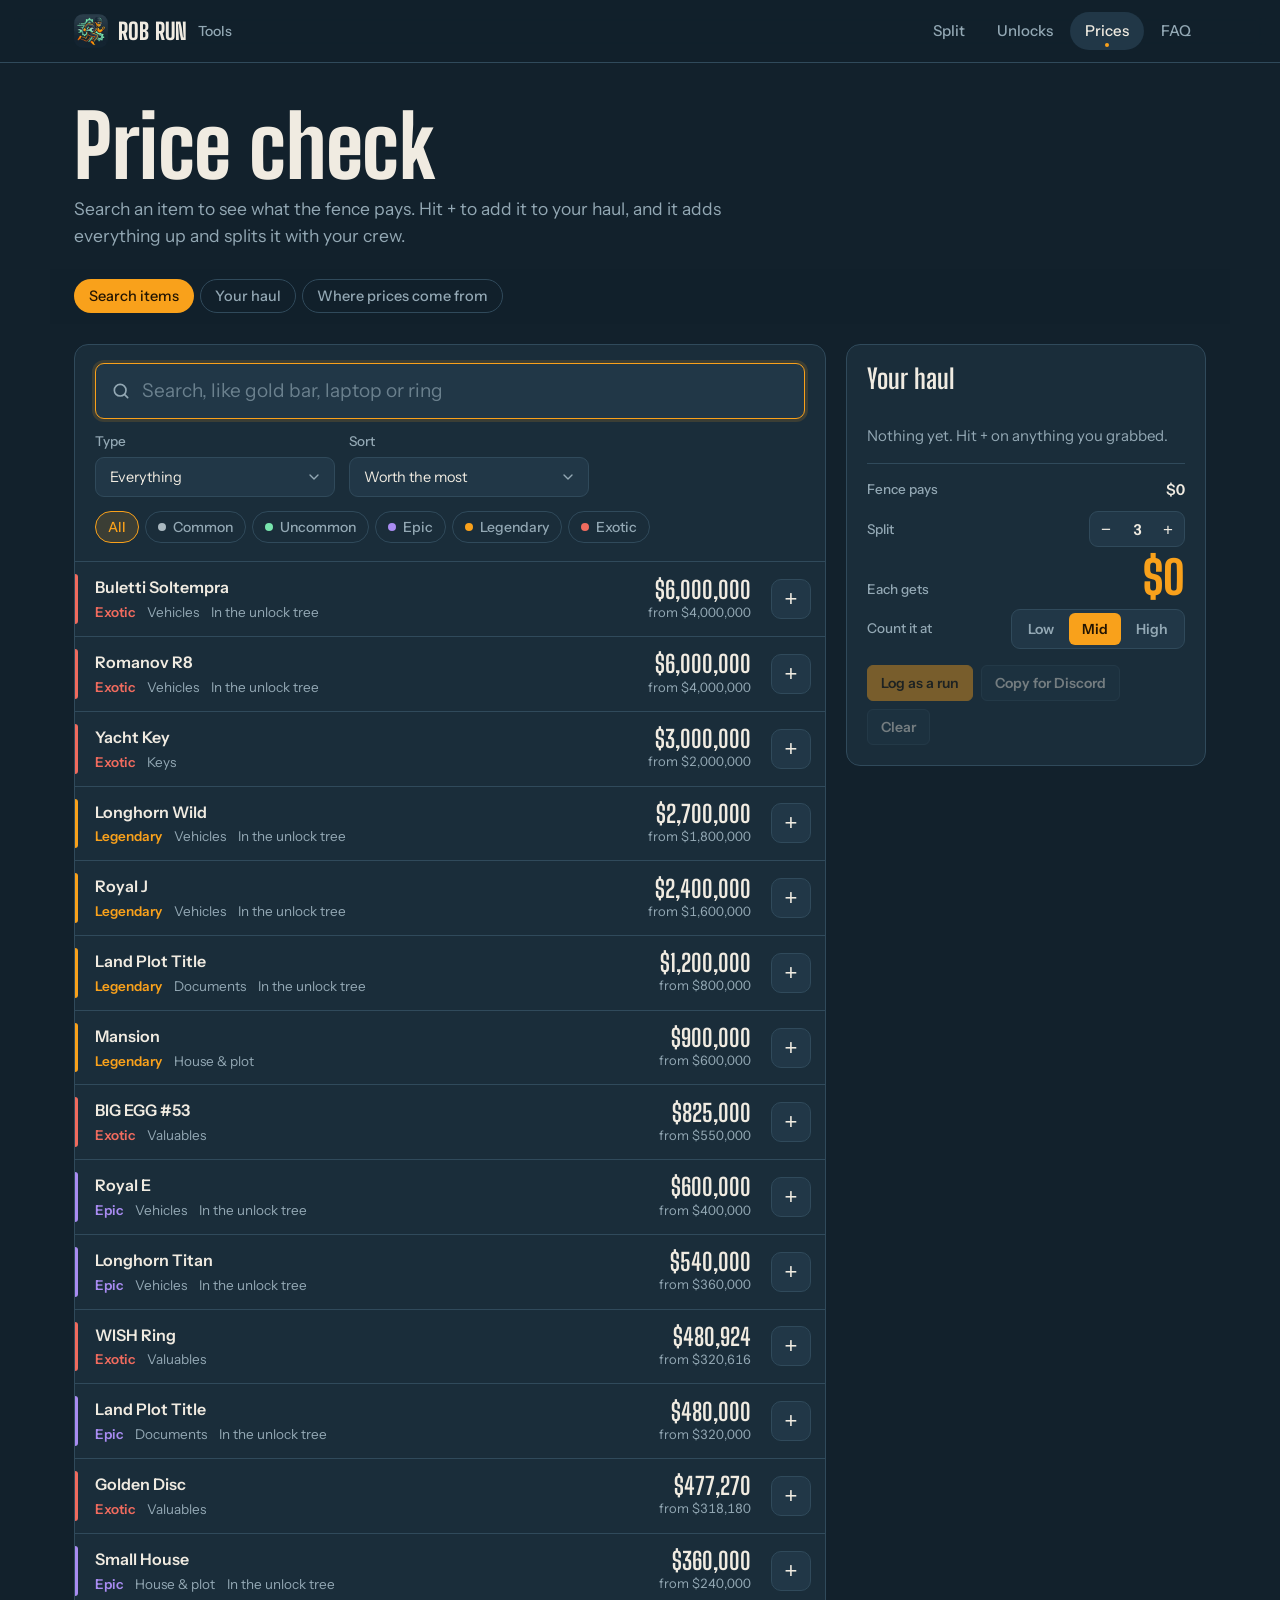
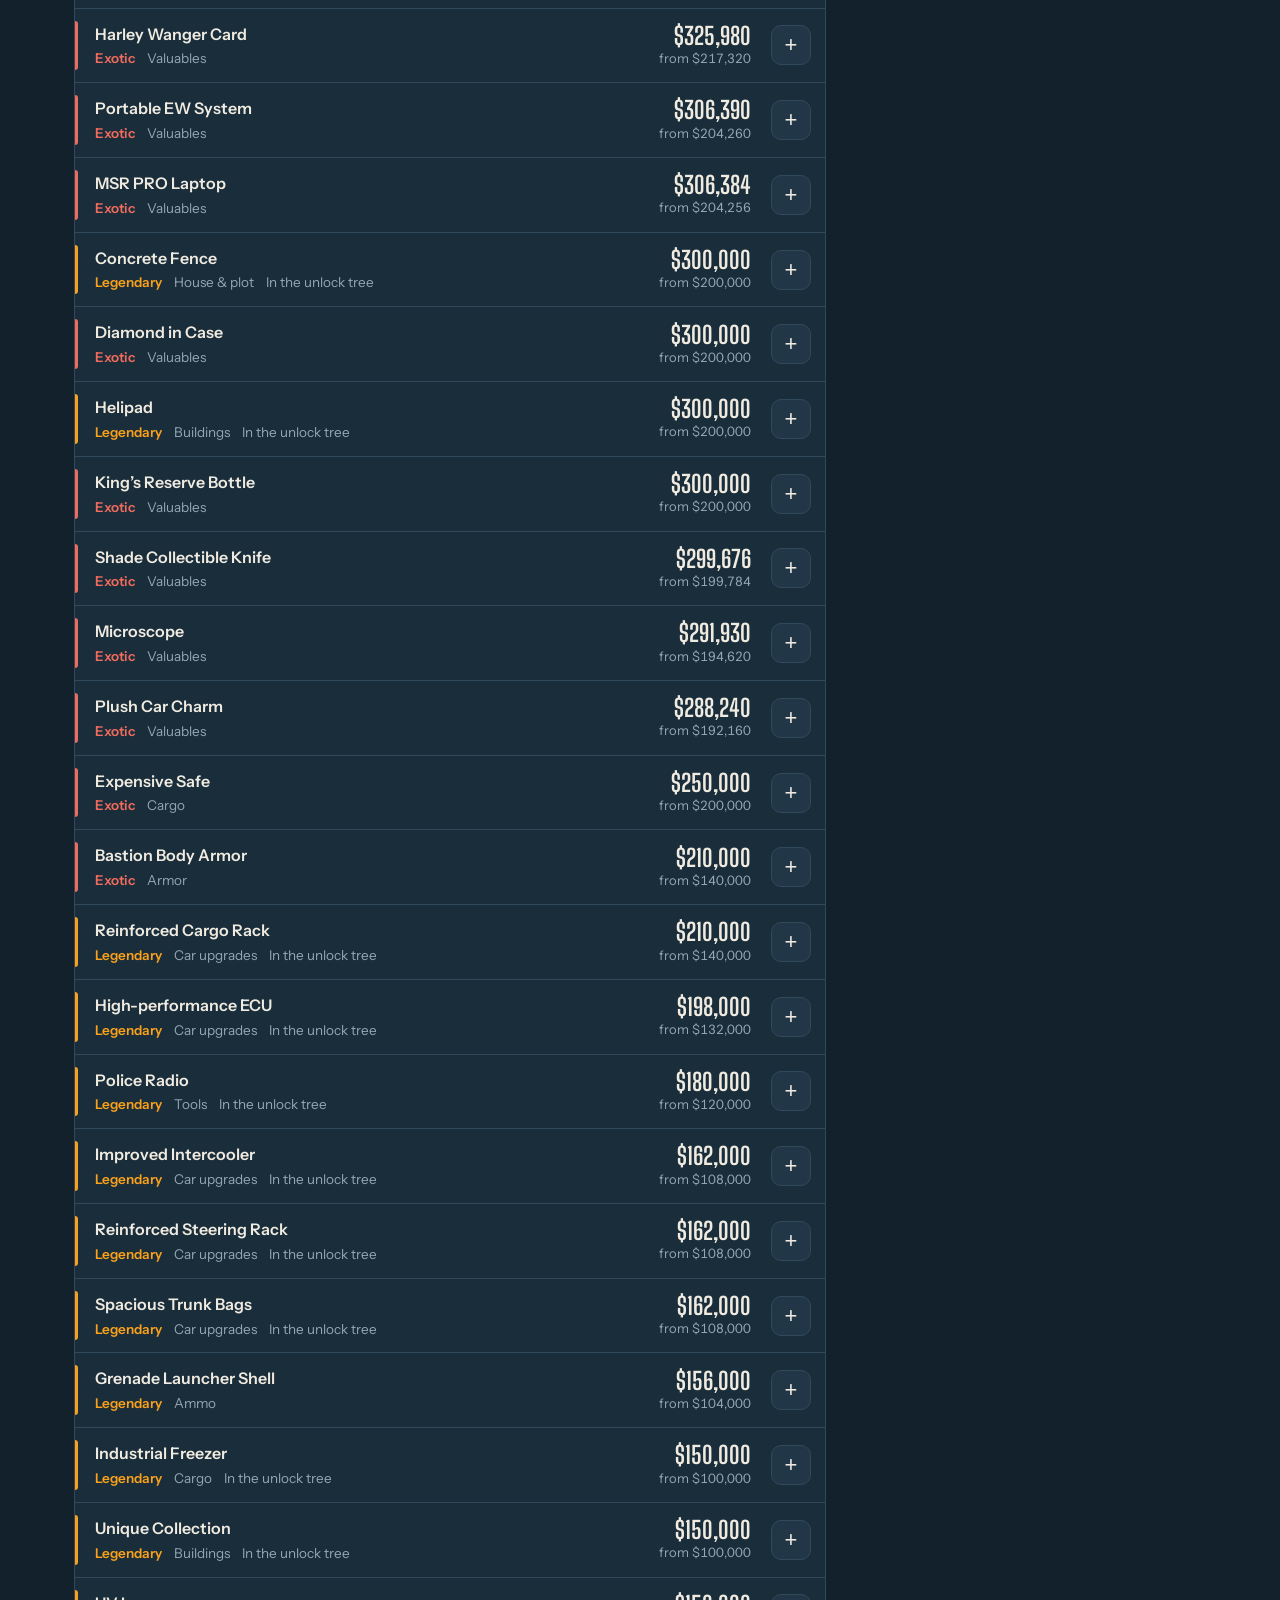
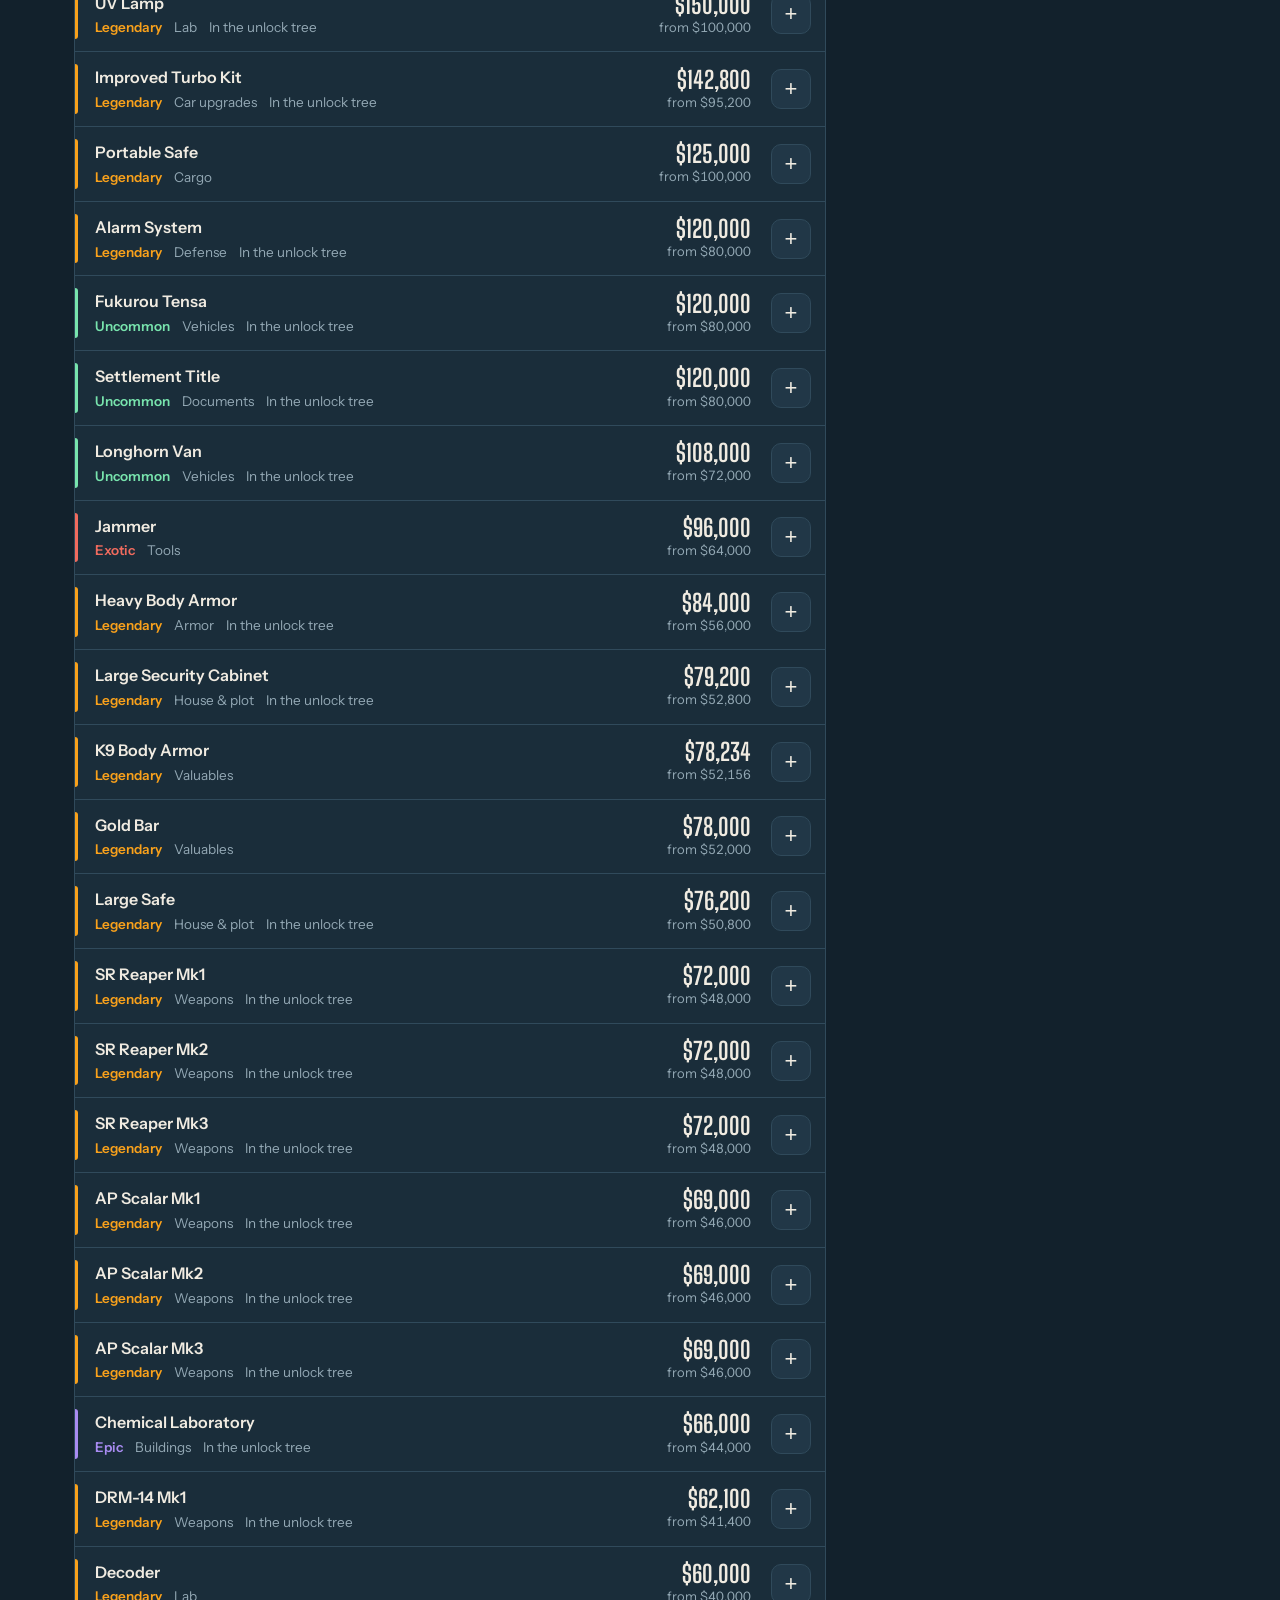
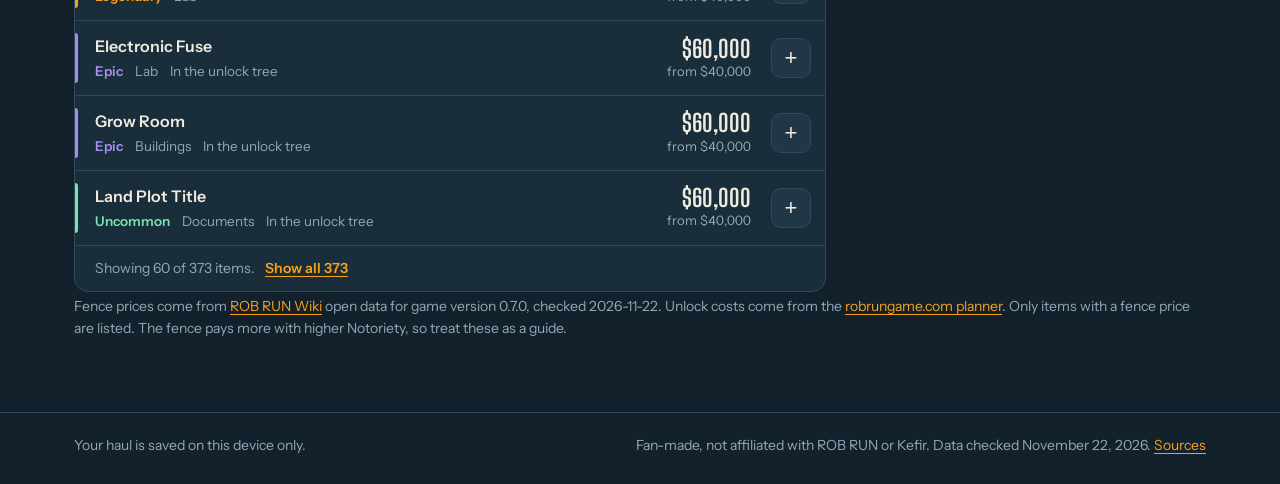
<file: items/index.html>
<!DOCTYPE html>
<html lang="en">
<head>
<meta charset="utf-8">
<meta name="viewport" content="width=device-width, initial-scale=1">
<title>Price check – ROB RUN Tools</title>
<meta name="description" content="Look up what any ROB RUN item sells for at the fence, add up your haul and split it with your crew.">
<meta property="og:title" content="ROB RUN Price Check">
<meta property="og:description" content="Look up what any item sells for, add up your haul and split it with your crew.">
<meta name="theme-color" content="#12212c">
<link rel="icon" href="../assets/favicon-32.png?v=2c8b6ae2" sizes="32x32" type="image/png">
<link rel="icon" href="../assets/logo-192.png?v=2c8b6ae2" sizes="192x192" type="image/png">
<link rel="apple-touch-icon" href="../assets/apple-touch-icon.png?v=2c8b6ae2">
<meta property="og:image" content="https://robruntools.github.io/assets/og.png">
<meta name="twitter:card" content="summary_large_image">
<link rel="preload" href="../assets/fonts/big-shoulders-display-latin-800-normal.woff2" as="font" type="font/woff2" crossorigin>
<link rel="preload" href="../assets/fonts/instrument-sans-latin-400-normal.woff2" as="font" type="font/woff2" crossorigin>
<link rel="stylesheet" href="../assets/site.css?v=2c8b6ae2">
<script src="../assets/site.js?v=2c8b6ae2"></script>
<style>
:root { --r-common: #a9b8c0; --r-uncommon: #78e4ad; --r-epic: #a98cf2; --r-legendary: #f9a11b; --r-exotic: #f06b5e; }
.layout { display: grid; grid-template-columns: minmax(0, 1fr) 360px; gap: 20px; align-items: start; }
.layout > * { min-width: 0; }
.lookup { display: grid; gap: 14px; padding: 18px 20px; border-bottom: 1px solid var(--rope); }
.find { position: relative; }
.find svg { position: absolute; left: 16px; top: 50%; width: 20px; height: 20px; margin-top: -10px; color: var(--smoke); pointer-events: none; }
#q { height: 56px; font-size: 19px; padding-left: 46px; }
.filters { display: flex; flex-wrap: wrap; gap: 10px 14px; align-items: end; }
.filters .field { flex: 1 1 170px; max-width: 240px; }
.filters select { height: 40px; font-size: 14.5px; }
.rars { display: flex; flex-wrap: wrap; gap: 6px; }
.rchip {
  display: inline-flex; align-items: center; gap: 7px; height: 32px; padding: 0 12px;
  border: 1px solid var(--rope); border-radius: 99px; background: transparent; cursor: pointer;
  color: var(--smoke); font: 500 14px/1 var(--font-body);
  transition: border-color 160ms ease, color 160ms ease, background-color 160ms ease;
}
.rchip::before { content: ""; width: 8px; height: 8px; border-radius: 50%; background: var(--rc, var(--receipt)); }
.rchip.all::before { display: none; }
.rchip:hover { color: var(--receipt); border-color: var(--smoke); }
.rchip[aria-pressed="true"] { border-color: var(--rc, var(--sodium)); color: var(--receipt); background: rgba(255, 255, 255, 0.05); }
.rchip.all[aria-pressed="true"] { border-color: var(--sodium); background: var(--sodium-soft); color: var(--sodium); }
.results { list-style: none; margin: 0; padding: 0; }
.results > li { position: relative; border-bottom: 1px solid var(--rope); }
.results > li::before { content: ""; position: absolute; left: 0; top: 12px; bottom: 12px; width: 3px; border-radius: 0 3px 3px 0; background: var(--rc, var(--rope)); }
.results > li:last-child { border-bottom: 0; }
.row { display: grid; grid-template-columns: minmax(0, 1fr) auto; align-items: center; gap: 4px 12px; }
.row .open {
  display: grid; grid-template-columns: minmax(0, 1fr) auto; gap: 4px 16px; align-items: center;
  padding: 13px 8px 13px 20px; border: 0; background: transparent; color: var(--receipt); text-align: left; cursor: pointer; font: inherit;
  transition: background-color 140ms ease;
}
.row .open:hover { background: rgba(255, 255, 255, 0.025); }
.row .open:hover .nm { color: var(--sodium); }
.nm { font-weight: 600; font-size: 16px; transition: color 140ms ease; }
.meta { display: flex; flex-wrap: wrap; gap: 4px 12px; align-items: center; margin-top: 2px; font-size: 13.5px; color: var(--smoke); }
.rar { font-weight: 600; color: var(--rc, var(--smoke)); }
.unl { color: var(--smoke); }
.price { text-align: right; font-variant-numeric: tabular-nums; }
.price .hi { display: block; font-family: var(--font-display); font-weight: 700; font-size: 24px; line-height: 1.05; color: var(--receipt); }
.price .lo { display: block; font-size: 13px; color: var(--smoke); }
.add {
  width: 40px; height: 40px; margin-right: 14px; border: 1px solid var(--rope); border-radius: 10px; background: var(--pier-2);
  color: var(--receipt); font-size: 22px; line-height: 1; cursor: pointer;
  transition: border-color 140ms ease, color 140ms ease, background-color 140ms ease;
}
.add:hover { border-color: var(--sodium); color: var(--sodium); }
.add.in { border-color: var(--sodium); background: var(--sodium); color: var(--on-sodium); font-size: 14px; font-weight: 700; }
.more { display: grid; gap: 12px; padding: 4px 20px 18px; font-size: 15px; color: #d5dade; }
.more.anim { animation: rise 320ms var(--ease) both; }
.more .facts { display: flex; flex-wrap: wrap; gap: 12px 30px; }
.more .fact { display: grid; gap: 2px; }
.more .fact .v { font-size: 16px; font-weight: 600; color: var(--receipt); font-variant-numeric: tabular-nums; }
.more .note { margin: 0; color: var(--smoke); font-size: 14px; }
.more .note.hot { color: var(--cash); }
.more .links { display: flex; flex-wrap: wrap; gap: 8px 18px; font-size: 14px; }
.r-common { --rc: var(--r-common); } .r-uncommon { --rc: var(--r-uncommon); } .r-epic { --rc: var(--r-epic); }
.r-legendary { --rc: var(--r-legendary); } .r-exotic { --rc: var(--r-exotic); }
.count { margin: 0; padding: 12px 20px; font-size: 14px; color: var(--smoke); border-top: 1px solid var(--rope); }
.count button { margin-left: 10px; }
.empty { padding: 24px 20px; margin: 0; color: var(--smoke); }
.src { margin: 4px 0 0; font-size: 14px; color: var(--smoke); }

/* Haul */
.haul { position: sticky; top: calc(var(--nav-h) + 74px); display: grid; gap: 16px; padding: 20px; }
.haul-list { list-style: none; margin: 0; padding: 0; display: grid; gap: 10px; max-height: 40vh; overflow: auto; }
.haul-list li { display: grid; grid-template-columns: minmax(0, 1fr) auto auto; gap: 8px; align-items: center; font-size: 15px; padding: 4px 0 4px 10px; border-left: 3px solid var(--rc, var(--rope)); border-radius: 2px; }
.haul-list .hn { display: block; overflow: hidden; text-overflow: ellipsis; white-space: nowrap; font-weight: 500; }
.haul-list .hv { display: block; font-size: 13px; color: var(--smoke); font-variant-numeric: tabular-nums; }
.qty { display: inline-flex; align-items: center; border: 1px solid var(--rope); border-radius: 8px; background: var(--pier-2); }
.qty button { width: 28px; height: 28px; border: 0; background: transparent; color: var(--receipt); cursor: pointer; font-size: 16px; }
.qty button:hover { color: var(--sodium); }
.qty input { width: 34px; height: 28px; border: 0; background: transparent; color: var(--receipt); text-align: center; font-size: 14px; font-weight: 600; padding: 0; box-shadow: none; border-radius: 0; }
.haul-list .x { width: 28px; height: 28px; border: 0; border-radius: 6px; background: transparent; color: var(--smoke); cursor: pointer; font-size: 17px; }
.haul-list .x:hover { color: var(--siren); background: var(--siren-soft); }
.hsum { display: grid; gap: 10px; padding-top: 14px; border-top: 1px solid var(--rope); }
.hrow { display: flex; justify-content: space-between; align-items: center; gap: 10px; font-size: 15px; }
.hrow .v { font-variant-numeric: tabular-nums; font-weight: 600; }
.hrow.big { align-items: flex-end; }
.hrow.big .v { font-family: var(--font-display); font-weight: 800; font-size: 46px; line-height: 0.9; color: var(--sodium); }
.haul .stepper { height: 36px; }
.haul .stepper button { width: 32px; font-size: 17px; }
.haul .stepper output { font-size: 15px; }
.haul .actions { display: flex; flex-wrap: wrap; gap: 8px; }
.hmsg { font-size: 14px; color: var(--smoke); }
.hmsg:empty { display: none; }
.haul-empty { margin: 0; color: var(--smoke); font-size: 15px; }
.bagbar {
  position: fixed; left: 12px; right: 12px; bottom: calc(var(--tab-h) + 12px + env(safe-area-inset-bottom, 0px)); z-index: 36;
  display: none; justify-content: space-between; align-items: center; gap: 10px;
  padding: 13px 16px; border: 0; border-radius: 14px; background: var(--sodium); color: var(--on-sodium);
  font: 600 15px/1.2 var(--font-body); text-align: left; cursor: pointer; box-shadow: 0 14px 34px rgba(0, 0, 0, 0.4);
}
.bagbar .v { font-family: var(--font-display); font-weight: 800; font-size: 22px; }
@keyframes slideup { from { transform: translateY(120%); } }
@media (max-width: 980px) {
  .layout { grid-template-columns: minmax(0, 1fr); }
  .haul { position: static; }
  .bagbar.show { display: flex; animation: slideup 380ms var(--ease); }
  body.has-bag .page { padding-bottom: 100px; }
  body.has-bag .to-top { bottom: calc(var(--tab-h) + 84px + env(safe-area-inset-bottom, 0px)); }
}
@media (max-width: 640px) {
  .lookup { padding: 16px; }
  .row .open { padding-left: 16px; }
  .price .hi { font-size: 22px; }
  .filters .field { max-width: none; }
}
</style>
</head>
<body>
<header class="nav">
  <div class="nav-in">
    <a class="brand" href="../" aria-label="ROB RUN Tools home"><img class="brand-mark" src="../assets/logo-96.png?v=2c8b6ae2" width="34" height="34" alt=""><b>ROB RUN</b><small>Tools</small></a>
    <nav class="nav-links" aria-label="Main">
      <a href="../" class="home"><svg viewBox="0 0 24 24" fill="none" stroke="currentColor" stroke-width="1.8" stroke-linecap="round" stroke-linejoin="round" aria-hidden="true"><path d="M3.5 11 12 4l8.5 7"/><path d="M5.5 9.8V20h4.8v-5.6h3.4V20h4.8V9.8"/></svg><span>Home</span></a>
      <a href="../split/"><svg viewBox="0 0 24 24" fill="none" stroke="currentColor" stroke-width="1.8" stroke-linecap="round" stroke-linejoin="round" aria-hidden="true"><circle cx="12" cy="12" r="8.5"/><path d="M12 12V3.5M12 12l7.36 4.25M12 12l-7.36 4.25"/></svg><span>Split</span></a>
      <a href="../upgrades/"><svg viewBox="0 0 24 24" fill="none" stroke="currentColor" stroke-width="1.8" stroke-linecap="round" stroke-linejoin="round" aria-hidden="true"><circle cx="12" cy="5" r="2.2"/><circle cx="5.5" cy="19" r="2.2"/><circle cx="18.5" cy="19" r="2.2"/><path d="M12 7.2V12M12 12H5.5v4.8M12 12h6.5v4.8"/></svg><span>Unlocks</span></a>
      <a href="../items/" aria-current="page"><svg viewBox="0 0 24 24" fill="none" stroke="currentColor" stroke-width="1.8" stroke-linecap="round" stroke-linejoin="round" aria-hidden="true"><path d="M3.5 12.6V4.5h8.1l8.9 8.9-8 8z"/><circle cx="8.2" cy="9.2" r="1.6"/></svg><span>Prices</span></a>
      <a href="../faq/"><svg viewBox="0 0 24 24" fill="none" stroke="currentColor" stroke-width="1.8" stroke-linecap="round" stroke-linejoin="round" aria-hidden="true"><circle cx="12" cy="12" r="8.5"/><path d="M9.5 9.6a2.6 2.6 0 1 1 3.6 2.4c-.7.3-1.1.9-1.1 1.6v.6"/><path d="M12 17.1v.2"/></svg><span>FAQ</span></a>
    </nav>
  </div>
</header>

<main class="page">
  <header class="page-head">
    <h1>Price check</h1>
    <p class="sub">Search an item to see what the fence pays. Hit + to add it to your haul, and it adds everything up and splits it with your crew.</p>
  </header>

  <nav class="jump" aria-label="On this page">
    <a href="#search">Search items</a>
    <a href="#haulPanel">Your haul</a>
    <a href="#sources">Where prices come from</a>
  </nav>
  <div id="app"><p class="empty">Loading prices...</p></div>
</main>

<button type="button" class="bagbar" id="bagbar"><span id="bagbarText">Haul</span><span class="v" id="bagbarVal"></span></button>

<footer class="foot">
  <div class="foot-in">
    <p>Your haul is saved on this device only.</p>
    <p>Fan-made, not affiliated with ROB RUN or Kefir. Data checked November 22, 2026. <a href="../faq/#sources">Sources</a></p>
  </div>
</footer>

<script>
(function () {
  "use strict";
  var HAUL_KEY = "robrun-haul-v1", SPLIT_KEY = "robrun-split-v1";
  var fmt = new Intl.NumberFormat("en-US", { maximumFractionDigits: 0 });
  var RANK = { Common: 1, Uncommon: 2, Epic: 3, Legendary: 4, Exotic: 5 };
  var RARITIES = ["Common", "Uncommon", "Epic", "Legendary", "Exotic"];
  var app = document.getElementById("app");
  function esc(s) { return String(s == null ? "" : s).replace(/[&<>"']/g, function (c) { return { "&": "&amp;", "<": "&lt;", ">": "&gt;", '"': "&quot;", "'": "&#39;" }[c]; }); }
  function money(n) { return "$" + fmt.format(Math.round(n)); }
  function hashOf(id) { return id.toLowerCase().replace(/[^a-z0-9]+/g, "-").replace(/^-|-$/g, ""); }
  function rc(it) { return "r-" + (it.rarity || "").toLowerCase(); }

  function loadHaul() {
    try {
      var o = JSON.parse(localStorage.getItem(HAUL_KEY) || "null");
      if (o && typeof o === "object") return { items: o.items && typeof o.items === "object" ? o.items : {}, crew: Math.max(1, Math.min(12, Number(o.crew) || 0)) || null, basis: o.basis || "mid" };
    } catch (e) { /* ignore */ }
    return { items: {}, crew: null, basis: "mid" };
  }
  function saveHaul() { try { localStorage.setItem(HAUL_KEY, JSON.stringify(haul)); } catch (e) { /* ignore */ } }
  function splitCrew() { try { var s = JSON.parse(localStorage.getItem(SPLIT_KEY) || "null"); return s && s.crew ? Number(s.crew) : 3; } catch (e) { return 3; } }

  var haul = loadHaul();
  if (!haul.crew) haul.crew = splitCrew();
  var items = [], byId = {}, ships = {}, open = null, justOpened = null, showAll = false, rarity = "", src = {};

  Promise.all([
    fetch("../data/items.json", { cache: "no-cache" }).then(function (r) { if (!r.ok) throw new Error(r.status); return r.json(); }),
    fetch("../data/shipments.json", { cache: "no-cache" }).then(function (r) { return r.ok ? r.json() : { items: [] }; }).catch(function () { return { items: [] }; })
  ]).then(function (res) {
    var d = res[0];
    if (!d || !Array.isArray(d.items) || !d.items.length) throw new Error("empty");
    src = d;
    items = d.items;
    items.forEach(function (it) { byId[it.id] = it; });
    (res[1].items || []).forEach(function (s) { ships[s.id] = s; });
    Object.keys(haul.items).forEach(function (id) { if (!byId[id]) delete haul.items[id]; });
    mount();
  }).catch(function () { app.innerHTML = '<p class="empty">Couldn\'t load prices. Refresh to try again.</p>'; });

  var el = {};
  function mount() {
    var cats = [];
    items.forEach(function (it) { if (it.category && cats.indexOf(it.category) < 0) cats.push(it.category); });
    cats.sort();
    app.innerHTML =
      '<div class="layout"><section class="panel" id="search" data-spy aria-label="Search items">' +
      '<div class="lookup">' +
      '<div class="find"><svg viewBox="0 0 24 24" fill="none" stroke="currentColor" stroke-width="2" stroke-linecap="round" aria-hidden="true"><circle cx="11" cy="11" r="7"/><path d="M20 20l-3.6-3.6"/></svg>' +
      '<label for="q" class="sr-only">Search items</label>' +
      '<input type="search" id="q" placeholder="Search, like gold bar, laptop or ring" autocomplete="off" spellcheck="false" data-slash></div>' +
      '<div class="filters">' +
      '<div class="field"><label for="cat">Type</label><select id="cat"><option value="">Everything</option>' +
      cats.map(function (c) { return '<option value="' + esc(c) + '">' + esc(c) + "</option>"; }).join("") + "</select></div>" +
      '<div class="field"><label for="sort">Sort</label><select id="sort"><option value="value">Worth the most</option><option value="low">Worth the least</option><option value="name">Name A–Z</option><option value="rarity">Rarity</option></select></div>' +
      "</div>" +
      '<div class="rars" id="rars" role="group" aria-label="Rarity"><button type="button" class="rchip all" data-r="" aria-pressed="true">All</button>' +
      RARITIES.map(function (r) { return '<button type="button" class="rchip r-' + r.toLowerCase() + '" data-r="' + r + '" aria-pressed="false">' + r + "</button>"; }).join("") +
      "</div></div>" +
      '<ul class="results" id="results"></ul><p class="count" id="count"></p></section>' +
      '<aside class="panel haul" id="haulPanel" data-spy aria-labelledby="haulTitle">' +
      '<h2 class="panel-title" id="haulTitle">Your haul</h2>' +
      '<ul class="haul-list" id="haulList"></ul>' +
      '<p class="haul-empty" id="haulEmpty">Nothing yet. Hit + on anything you grabbed.</p>' +
      '<div class="hsum" id="hsum">' +
      '<div class="hrow"><span class="label">Fence pays</span><span class="v" id="hRange">$0</span></div>' +
      '<div class="hrow"><span class="label">Split</span><span class="stepper"><button type="button" id="cMinus" aria-label="One less person">−</button><output id="cOut">3</output><button type="button" id="cPlus" aria-label="One more person">+</button></span></div>' +
      '<div class="hrow big"><span class="label">Each gets</span><span class="v" id="hEach">$0</span></div>' +
      '<div class="hrow"><span class="label">Count it at</span><span class="seg" id="basis" role="group" aria-label="Which price to use"><button type="button" data-b="low">Low</button><button type="button" data-b="mid">Mid</button><button type="button" data-b="high">High</button></span></div>' +
      "</div>" +
      '<div class="actions"><button type="button" class="btn small primary" id="logRun">Log as a run</button><button type="button" class="btn small" id="copyHaul">Copy for Discord</button><button type="button" class="btn small" id="clearHaul">Clear</button></div>' +
      '<span class="hmsg" id="hmsg" role="status"></span>' +
      "</aside></div>" +
      '<p class="src" id="sources" data-spy>Fence prices come from <a href="' + esc(src.sourceUrl) + '">ROB RUN Wiki</a> open data for game version ' + esc(src.version) + ', checked ' + esc(src.updated) + '. Unlock costs come from the <a href="https://robrungame.com/planner/">robrungame.com planner</a>. Only items with a fence price are listed. The fence pays more with higher Notoriety, so treat these as a guide.</p>';
    ["q", "cat", "sort", "rars", "results", "count", "haulList", "haulEmpty", "hsum", "hRange", "cOut", "cMinus", "cPlus", "hEach", "basis", "logRun", "copyHaul", "clearHaul", "hmsg", "haulPanel"]
      .forEach(function (id) { el[id] = document.getElementById(id); });
    el.bagbar = document.getElementById("bagbar");
    el.bagbarText = document.getElementById("bagbarText");
    el.bagbarVal = document.getElementById("bagbarVal");

    el.q.addEventListener("input", function () { showAll = false; render(); });
    el.cat.addEventListener("change", function () { showAll = false; render(); });
    el.sort.addEventListener("change", render);
    el.rars.addEventListener("click", function (e) {
      var b = e.target.closest("button[data-r]"); if (!b) return;
      rarity = b.getAttribute("data-r"); showAll = false;
      [].forEach.call(el.rars.children, function (c) { c.setAttribute("aria-pressed", String(c === b)); });
      render();
    });
    el.results.addEventListener("click", function (e) {
      var add = e.target.closest("button[data-add]");
      if (add) {
        var id = add.getAttribute("data-add"); haul.items[id] = (haul.items[id] || 0) + 1; saveHaul(); render(); renderHaul();
        if (window.RR) {
          RR.pop(el.results.querySelector('button[data-add="' + id + '"]'));
          RR.flash(el.haulList.querySelector('input[data-id="' + id + '"]') && el.haulList.querySelector('input[data-id="' + id + '"]').closest("li"));
          RR.pop(el.hEach);
        }
        return;
      }
      var o = e.target.closest("button[data-open]");
      if (o) { var oid = o.getAttribute("data-open"); open = open === oid ? null : oid; justOpened = open; render(); justOpened = null; }
    });
    el.count.addEventListener("click", function (e) { if (e.target.closest("button[data-all]")) { showAll = true; render(); } });
    el.haulList.addEventListener("click", function (e) {
      var b = e.target.closest("button[data-q]"); if (!b) return;
      var id = b.getAttribute("data-id"), dq = Number(b.getAttribute("data-q"));
      var n = (haul.items[id] || 0) + dq;
      if (dq === 0 || n <= 0) delete haul.items[id]; else haul.items[id] = n;
      saveHaul(); render(); renderHaul();
    });
    el.haulList.addEventListener("change", function (e) {
      var inp = e.target.closest("input[data-id]"); if (!inp) return;
      var n = Math.max(0, Math.min(999, Math.round(Number(inp.value) || 0)));
      if (n) haul.items[inp.getAttribute("data-id")] = n; else delete haul.items[inp.getAttribute("data-id")];
      saveHaul(); render(); renderHaul();
    });
    el.cMinus.addEventListener("click", function () { haul.crew = Math.max(1, haul.crew - 1); saveHaul(); renderHaul(); });
    el.cPlus.addEventListener("click", function () { haul.crew = Math.min(12, haul.crew + 1); saveHaul(); renderHaul(); });
    el.basis.addEventListener("click", function (e) { var b = e.target.closest("button[data-b]"); if (!b) return; haul.basis = b.getAttribute("data-b"); saveHaul(); renderHaul(); });
    el.clearHaul.addEventListener("click", function () { haul.items = {}; saveHaul(); render(); renderHaul(); });
    el.logRun.addEventListener("click", logRun);
    el.copyHaul.addEventListener("click", copyHaul);
    el.bagbar.addEventListener("click", function () { if (window.RR) RR.scrollTo(el.haulPanel); else el.haulPanel.scrollIntoView(); });
    render(); renderHaul();
    try { if (window.matchMedia("(pointer: fine)").matches) el.q.focus(); } catch (e) { /* ignore */ }
  }

  function render() {
    var terms = el.q.value.trim().toLowerCase().split(/\s+/).filter(Boolean);
    var c = el.cat.value, s = el.sort.value;
    var list = items.filter(function (it) {
      if (c && it.category !== c) return false;
      if (rarity && it.rarity !== rarity) return false;
      var hay = (it.name + " " + it.category + " " + it.rarity).toLowerCase();
      return terms.every(function (t) { return hay.indexOf(t) >= 0; });
    });
    list.sort(function (a, b) {
      if (s === "name") return a.name.localeCompare(b.name) || a.max - b.max;
      if (s === "rarity") return (RANK[b.rarity] || 0) - (RANK[a.rarity] || 0) || b.max - a.max;
      if (s === "low") return a.max - b.max || a.name.localeCompare(b.name);
      return b.max - a.max || a.name.localeCompare(b.name);
    });
    var limit = showAll ? list.length : 60, shown = list.slice(0, limit);
    el.results.innerHTML = shown.map(rowHtml).join("") || '<li class="empty">Nothing matches that. Try one word, like "watch".</li>';
    el.count.innerHTML = list.length > shown.length
      ? "Showing " + shown.length + " of " + list.length + ' items.<button type="button" class="linkish" data-all="1">Show all ' + list.length + "</button>"
      : list.length + (list.length === 1 ? " item" : " items");
  }

  function rowHtml(it) {
    var inHaul = haul.items[it.id] || 0, isOpen = open === it.id;
    var more = "";
    if (isOpen) {
      var sh = ships[it.id];
      var shipLine = "";
      if (sh) {
        shipLine = '<div class="facts">' +
          '<div class="fact"><span class="label">Unlock</span><span class="v">' + (sh.unlock ? money(sh.unlock) : "Free") + "</span></div>" +
          '<div class="fact"><span class="label">Black Market</span><span class="v">' + (sh.buy ? money(sh.buy) : "–") + "</span></div>" +
          '<div class="fact"><span class="label">Tier</span><span class="v">' + esc(sh.tier) + "</span></div>" +
          (sh.jail ? '<div class="fact"><span class="label">Jail time</span><span class="v">' + sh.jail + " yrs</span></div>" : "") +
          "</div>";
        if (sh.buy && it.max > sh.buy) shipLine += '<p class="note hot">The fence can pay up to ' + money(it.max) + " for one, more than the " + money(sh.buy) + " it costs on the Black Market.</p>";
        else if (sh.buy) shipLine += '<p class="note">Costs ' + money(sh.buy) + " on the Black Market, the fence pays " + money(it.min) + "–" + money(it.max) + ".</p>";
      }
      more = '<div class="more' + (justOpened === it.id ? " anim" : "") + '">' +
        '<div class="facts">' +
        '<div class="fact"><span class="label">Fence (low)</span><span class="v">' + money(it.min) + "</span></div>" +
        '<div class="fact"><span class="label">Fence (high)</span><span class="v">' + money(it.max) + "</span></div>" +
        '<div class="fact"><span class="label">Rarity</span><span class="v rar">' + esc(it.rarity || "–") + "</span></div>" +
        '<div class="fact"><span class="label">Type</span><span class="v">' + esc(it.category) + "</span></div>" +
        "</div>" + shipLine +
        '<div class="links">' + (sh ? '<a href="../upgrades/#' + hashOf(it.id) + '">See it in the unlock tree</a>' : "") +
        '<a href="' + esc(src.itemUrl.replace("{id}", encodeURIComponent(it.id))) + '" target="_blank" rel="noopener">Full page on ROB RUN Wiki</a></div></div>';
    }
    return '<li class="' + rc(it) + '"><div class="row">' +
      '<button type="button" class="open" data-open="' + esc(it.id) + '" aria-expanded="' + isOpen + '">' +
      '<div><div class="nm">' + esc(it.name) + '</div><div class="meta"><span class="rar">' + esc(it.rarity || "–") + "</span><span>" + esc(it.category) + "</span>" + (ships[it.id] ? '<span class="unl">In the unlock tree</span>' : "") + "</div></div>" +
      '<div class="price"><span class="hi">' + money(it.max) + '</span><span class="lo">from ' + money(it.min) + "</span></div></button>" +
      '<button type="button" class="add' + (inHaul ? " in" : "") + '" data-add="' + esc(it.id) + '" aria-label="Add ' + esc(it.name) + ' to haul">' + (inHaul ? "×" + inHaul : "+") + "</button>" +
      "</div>" + more + "</li>";
  }

  function haulTotals() {
    var lo = 0, hi = 0, count = 0;
    Object.keys(haul.items).forEach(function (id) { var it = byId[id], q = haul.items[id]; if (!it) return; lo += it.min * q; hi += it.max * q; count += q; });
    var pick = haul.basis === "low" ? lo : haul.basis === "high" ? hi : (lo + hi) / 2;
    return { lo: lo, hi: hi, count: count, pick: pick };
  }

  function renderHaul() {
    var ids = Object.keys(haul.items);
    el.haulList.innerHTML = ids.map(function (id) {
      var it = byId[id], q = haul.items[id];
      return '<li class="' + rc(it) + '"><span><span class="hn">' + esc(it.name) + '</span><span class="hv">' + money(it.min * q) + "–" + money(it.max * q) + "</span></span>" +
        '<span class="qty"><button type="button" data-id="' + esc(id) + '" data-q="-1" aria-label="One less">−</button><input type="text" inputmode="numeric" value="' + q + '" data-id="' + esc(id) + '" aria-label="How many ' + esc(it.name) + '"><button type="button" data-id="' + esc(id) + '" data-q="1" aria-label="One more">+</button></span>' +
        '<button type="button" class="x" data-id="' + esc(id) + '" data-q="0" aria-label="Remove ' + esc(it.name) + '">×</button></li>';
    }).join("");
    var t = haulTotals();
    el.haulEmpty.hidden = !!ids.length;
    el.hRange.textContent = t.count ? money(t.lo) + " – " + money(t.hi) : "$0";
    el.cOut.textContent = String(haul.crew);
    el.cMinus.disabled = haul.crew <= 1; el.cPlus.disabled = haul.crew >= 12;
    el.hEach.textContent = money(t.pick / haul.crew);
    [].forEach.call(el.basis.children, function (b) { b.setAttribute("aria-pressed", String(b.getAttribute("data-b") === haul.basis)); });
    el.logRun.disabled = !t.count; el.copyHaul.disabled = !t.count; el.clearHaul.disabled = !t.count;
    el.bagbar.classList.toggle("show", !!t.count);
    document.body.classList.toggle("has-bag", !!t.count);
    el.bagbarText.textContent = "Haul: " + t.count + (t.count === 1 ? " item" : " items");
    el.bagbarVal.textContent = money(t.pick / haul.crew) + " each";
  }

  function flash() { el.hmsg.textContent = ""; }

  function logRun() {
    var t = haulTotals();
    if (!t.count) return;
    var s;
    try { s = JSON.parse(localStorage.getItem(SPLIT_KEY) || "null"); } catch (e) { s = null; }
    if (!s || !Array.isArray(s.runs)) s = { goal: 1000000, pay: 0, fee: 0, crew: haul.crew, example: false, nextId: 1, wipes: [], runs: [] };
    if (s.example) { s.runs = []; s.example = false; s.nextId = 1; }
    var nextId = Math.max(Number(s.nextId) || 1, s.runs.reduce(function (m, r) { return Math.max(m, (Number(r.id) || 0) + 1); }, 1));
    s.runs.push({ id: nextId, take: Math.round(t.pick), crew: haul.crew, costs: 0, type: "Haul", t: Date.now() });
    s.nextId = nextId + 1;
    try {
      localStorage.setItem(SPLIT_KEY, JSON.stringify(s));
      el.hmsg.innerHTML = "Logged " + money(t.pick) + ' as a run. <a href="../split/#log">Open the split calculator</a>';
      if (window.RR) RR.toast("Logged " + money(t.pick) + " as a run");
      haul.items = {}; saveHaul(); render(); renderHaul();
    } catch (e) { el.hmsg.textContent = "Couldn't save the run on this browser."; }
  }

  function copyHaul() {
    var t = haulTotals();
    var lines = ["**ROB RUN haul** (" + t.count + (t.count === 1 ? " item" : " items") + ")"];
    Object.keys(haul.items).forEach(function (id) { var it = byId[id]; lines.push("• " + haul.items[id] + "× " + it.name + " (" + money(it.min) + "–" + money(it.max) + ")"); });
    lines.push("Fence pays: " + money(t.lo) + " – " + money(t.hi));
    lines.push("Split " + haul.crew + " ways: " + money(t.lo / haul.crew) + " – " + money(t.hi / haul.crew) + " each");
    var text = lines.join("\n");
    function done(m) { if (window.RR) { RR.toast(m); return; } el.hmsg.textContent = m; setTimeout(function () { if (el.hmsg.textContent === m) el.hmsg.textContent = ""; }, 3000); }
    try { navigator.clipboard.writeText(text).then(function () { done("Copied. Paste it in Discord."); }, function () { done("Couldn't copy here."); }); }
    catch (e) { done("Couldn't copy here."); }
  }
})();
</script>
</body>
</html>
</file>
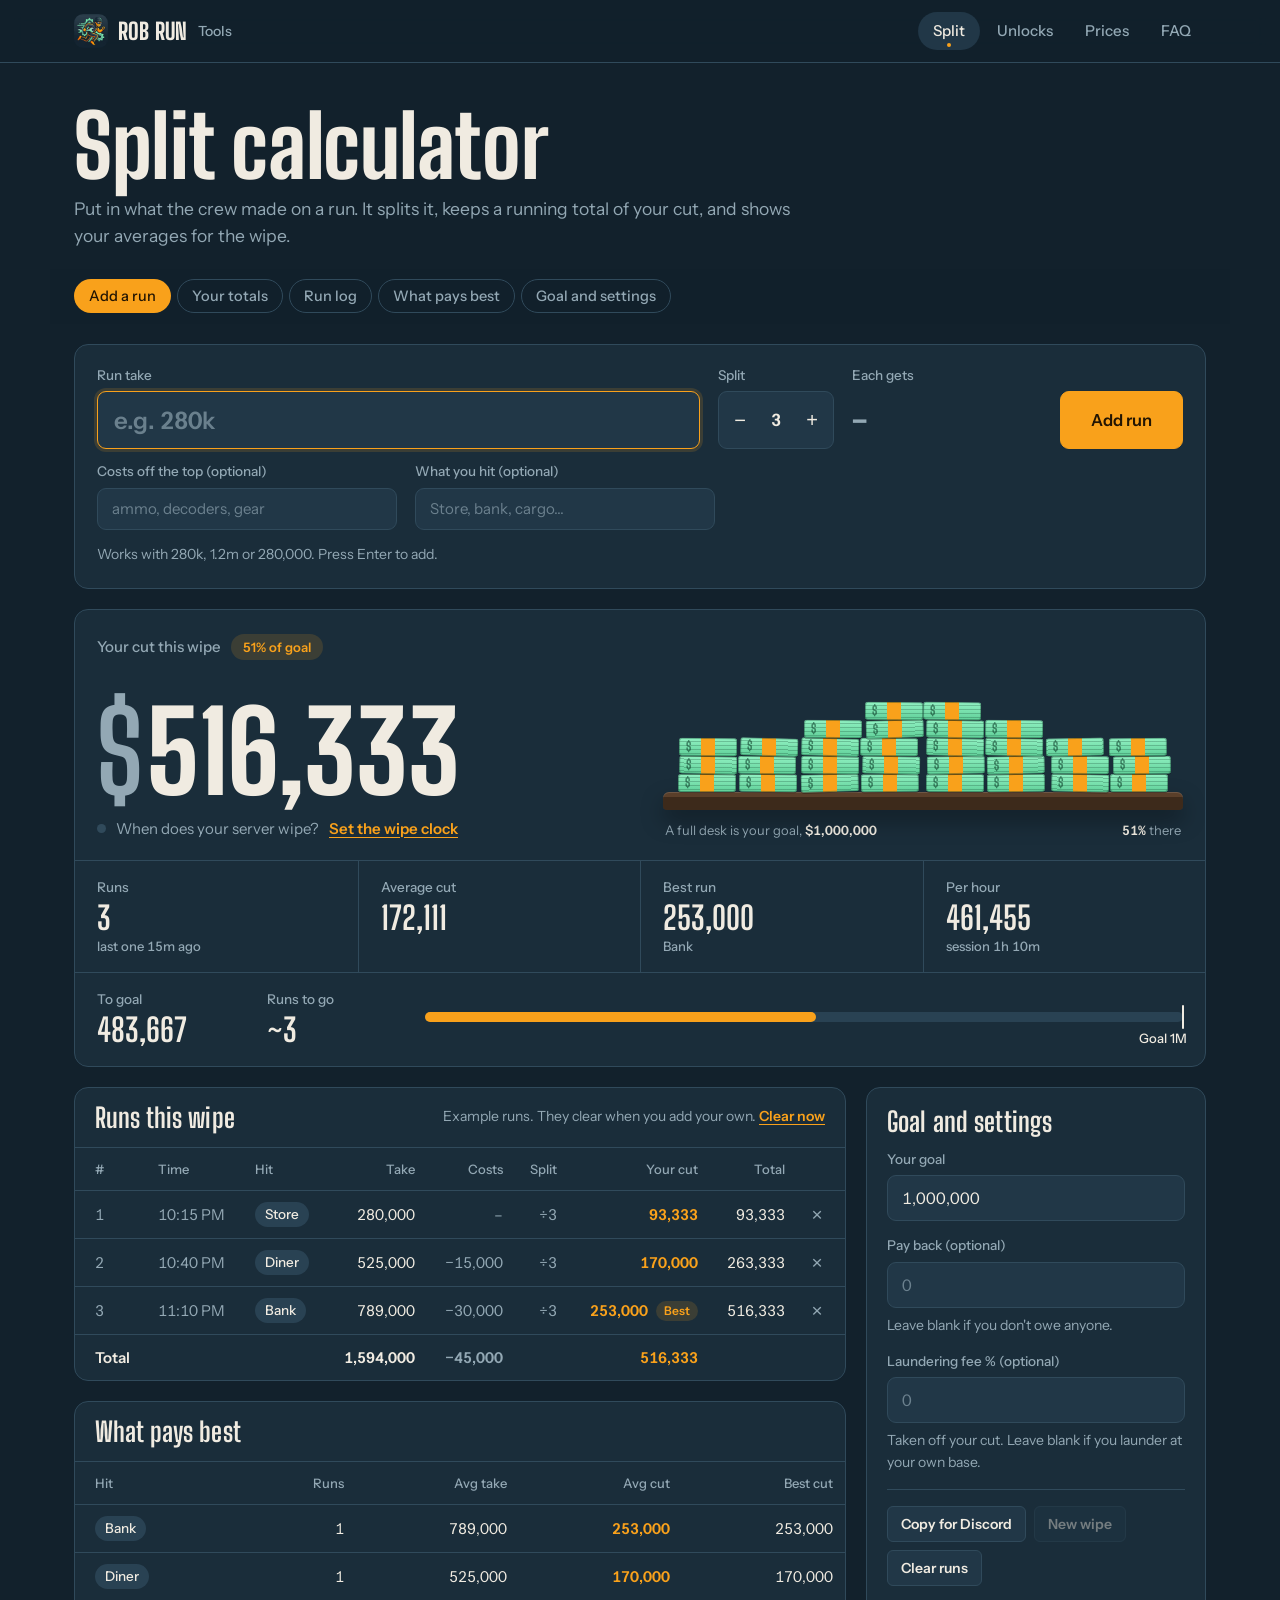
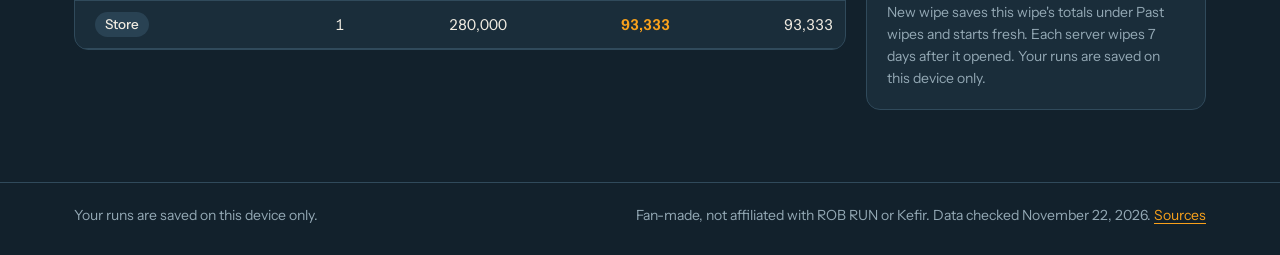
<file: split/index.html>
<!DOCTYPE html>
<html lang="en">
<head>
<meta charset="utf-8">
<meta name="viewport" content="width=device-width, initial-scale=1">
<title>Split calculator – ROB RUN Tools</title>
<meta name="description" content="Split each ROB RUN take with your crew, track your cut, averages and cash per hour across the wipe.">
<meta property="og:title" content="ROB RUN Split Calculator">
<meta property="og:description" content="Split each run with your crew. Tracks your cut, averages, best run and cash per hour.">
<meta name="theme-color" content="#12212c">
<link rel="icon" href="../assets/favicon-32.png?v=2c8b6ae2" sizes="32x32" type="image/png">
<link rel="icon" href="../assets/logo-192.png?v=2c8b6ae2" sizes="192x192" type="image/png">
<link rel="apple-touch-icon" href="../assets/apple-touch-icon.png?v=2c8b6ae2">
<meta property="og:image" content="https://robruntools.github.io/assets/og.png">
<meta name="twitter:card" content="summary_large_image">
<link rel="preload" href="../assets/fonts/big-shoulders-display-latin-800-normal.woff2" as="font" type="font/woff2" crossorigin>
<link rel="preload" href="../assets/fonts/instrument-sans-latin-400-normal.woff2" as="font" type="font/woff2" crossorigin>
<link rel="stylesheet" href="../assets/site.css?v=2c8b6ae2">
<script src="../assets/site.js?v=2c8b6ae2"></script>
<style>
/* Add a run */
.addbar { padding: 22px; display: grid; gap: 14px; }
.addbar form { display: grid; gap: 14px; }
.add-row { display: flex; flex-wrap: wrap; align-items: end; gap: 14px 18px; }
.add-row .grow { flex: 1 1 240px; }
#take { height: 58px; font-size: 24px; font-weight: 600; padding: 0 16px; }
.addbar .stepper { height: 58px; }
.addbar .btn.primary { height: 58px; padding: 0 30px; font-size: 16.5px; }
.extra-row { display: flex; flex-wrap: wrap; gap: 12px 18px; align-items: end; }
.extra-row .field { flex: 1 1 200px; max-width: 300px; }
.extra-row input { height: 42px; font-size: 15px; }
.each-wrap { flex: 0 1 190px; }
.each {
  height: 58px; display: flex; align-items: center;
  font-family: var(--font-display); font-weight: 800; font-size: 40px; line-height: 1;
  color: var(--sodium); font-variant-numeric: tabular-nums;
}
.each.empty { color: var(--smoke); font-size: 30px; }

/* Server wiped since these runs */
.wipe-alert {
  display: flex; flex-wrap: wrap; align-items: center; justify-content: space-between; gap: 12px 20px; padding: 16px 20px;
  border-color: rgba(240, 107, 94, 0.45); background: linear-gradient(90deg, var(--siren-soft), transparent 75%), var(--pier);
}
.wipe-alert p { margin: 0; font-weight: 500; max-width: 62ch; }
.wipe-alert .row { display: flex; flex-wrap: wrap; gap: 10px; }
.main-bottom { display: grid; }

/* Totals */
.stats { display: grid; grid-template-columns: repeat(4, minmax(0, 1fr)); overflow: hidden; }
.stat { display: grid; gap: 6px; align-content: start; padding: 18px 22px; border-left: 1px solid var(--rope); }
.stat.main {
  grid-column: 1 / -1; border-left: 0; border-bottom: 1px solid var(--rope); padding: 24px 22px 20px;
  grid-template-columns: minmax(0, 1fr) minmax(280px, 520px); align-items: end; gap: 18px 32px;
}
.main-num { display: grid; gap: 4px; align-self: stretch; align-content: space-between; }
.main-num .stat-top { justify-content: flex-start; }
.stats > .stat:nth-child(2) { border-left: 0; }
.stat-top { display: flex; align-items: center; justify-content: space-between; gap: 10px; }
.stat-top .label { font-size: 15px; }
.big {
  font-family: var(--font-display); font-weight: 800; line-height: 0.86; letter-spacing: -0.01em;
  font-size: clamp(64px, 9vw, 112px); font-variant-numeric: tabular-nums; margin-top: 10px;
}
.big .cur { color: var(--smoke); font-weight: 700; margin-right: 0.04em; }
.val { font-family: var(--font-display); font-weight: 700; font-size: 32px; line-height: 1.05; font-variant-numeric: tabular-nums; }
.val.ok { color: var(--cash); }
.val small:empty { display: none; }
.val small { display: block; margin-top: 4px; font-family: var(--font-body); font-size: 13px; font-weight: 500; color: var(--smoke); }
.goal-row { grid-column: 1 / -1; display: flex; flex-wrap: wrap; align-items: center; border-top: 1px solid var(--rope); }
.goal-row .stat { flex: 0 0 170px; border-left: 0; padding-right: 8px; }
.goal-row .progress { flex: 1 1 280px; }
.progress { position: relative; padding: 28px 22px 32px 10px; }
.bar { position: relative; height: 10px; border-radius: 99px; background: var(--pier-3); }
.fill { position: absolute; inset: 0 auto 0 0; width: 0; border-radius: 99px; background: var(--sodium); transition: width 700ms var(--ease), background-color 300ms ease; }
.fill.done { background: var(--cash); }
.mark { position: absolute; top: -7px; bottom: -7px; width: 2px; border-radius: 2px; background: var(--receipt); transition: left 500ms var(--ease); }
.mark.pay { background: var(--smoke); }
.mark-label { position: absolute; font-size: 13px; font-weight: 500; color: var(--smoke); white-space: nowrap; transition: left 500ms var(--ease); }
.mark-label.above { top: 4px; }
.mark-label.below { bottom: 6px; color: var(--receipt); }

/* Log + side */
.cols { display: grid; grid-template-columns: minmax(0, 1fr) 340px; gap: 20px; align-items: start; }
.stack { display: grid; gap: 20px; align-content: start; min-width: 0; }
.stack > .panel { min-width: 0; overflow: hidden; }
.log-tools { display: flex; flex-wrap: wrap; align-items: center; gap: 10px 14px; font-size: 14px; color: var(--smoke); }
.table-wrap { position: relative; overflow-x: auto; }
th:first-child, td:first-child { text-align: left; padding-left: 20px; color: var(--smoke); }
th.l, td.l { text-align: left; }
td.cut { color: var(--sodium); font-weight: 600; }
td.dim { color: var(--smoke); }
td.rm { width: 48px; padding: 4px 12px 4px 0; }
tfoot td { border-bottom: 0; font-weight: 600; }
tfoot td:first-child { color: var(--receipt); }
.type-pill { display: inline-block; padding: 2px 10px; border-radius: 99px; background: var(--pier-3); font-size: 13.5px; font-weight: 500; color: var(--receipt); }
.chip { display: inline-block; margin-left: 8px; padding: 1px 8px; border-radius: 99px; background: var(--cash-soft); font-size: 12px; font-weight: 600; color: var(--cash); vertical-align: 1px; }
.chip.pay { background: var(--pier-3); color: var(--smoke); }
.chip.best { background: var(--sodium-soft); color: var(--sodium); }
.x {
  width: 32px; height: 32px; border: 1px solid transparent; border-radius: 8px;
  background: transparent; color: var(--smoke); font-size: 19px; line-height: 1; cursor: pointer;
  transition: color 140ms ease, border-color 140ms ease, background-color 140ms ease;
}
.x:hover { border-color: var(--rope); color: var(--siren); background: var(--siren-soft); }
.empty-log { margin: 0; padding: 24px 20px; color: var(--smoke); }

.settings { display: grid; gap: 16px; padding: 20px; position: sticky; top: calc(var(--nav-h) + 74px); }
.settings .hint:empty { display: none; }
.settings .row { display: flex; flex-wrap: wrap; gap: 8px; padding-top: 16px; border-top: 1px solid var(--rope); }
.copy-msg { font-size: 14px; color: var(--smoke); }
.copy-msg:empty { display: none; }
#copyFallback { width: 100%; min-height: 120px; height: auto; padding: 12px; font-size: 14px; line-height: 1.5; }
.note { margin: 0; font-size: 14px; color: var(--smoke); }

@media (max-width: 900px) {
  .cols { grid-template-columns: minmax(0, 1fr); }
  .settings { position: static; }
}
@media (max-width: 640px) {
  .addbar { padding: 16px; }
  .stats { grid-template-columns: repeat(2, minmax(0, 1fr)); }
  .stat { padding: 16px; }
  .stat.main { padding: 20px 16px 16px; grid-template-columns: minmax(0, 1fr); }
  .stats > .stat:nth-child(4) { border-left: 0; }
  .stats > .stat:nth-child(2), .stats > .stat:nth-child(3) { border-bottom: 1px solid var(--rope); }
  .val { font-size: 28px; }
  .goal-row .stat { flex: 1 1 30%; }
  .goal-row .progress { flex: 1 1 100%; padding-left: 16px; padding-right: 16px; }
  .addbar .btn.primary { flex: 1 1 100%; }
  .each-wrap { flex: 1 1 120px; }
  .extra-row .field { max-width: none; }
}
</style>
</head>
<body>
<header class="nav">
  <div class="nav-in">
    <a class="brand" href="../" aria-label="ROB RUN Tools home"><img class="brand-mark" src="../assets/logo-96.png?v=2c8b6ae2" width="34" height="34" alt=""><b>ROB RUN</b><small>Tools</small></a>
    <nav class="nav-links" aria-label="Main">
      <a href="../" class="home"><svg viewBox="0 0 24 24" fill="none" stroke="currentColor" stroke-width="1.8" stroke-linecap="round" stroke-linejoin="round" aria-hidden="true"><path d="M3.5 11 12 4l8.5 7"/><path d="M5.5 9.8V20h4.8v-5.6h3.4V20h4.8V9.8"/></svg><span>Home</span></a>
      <a href="../split/" aria-current="page"><svg viewBox="0 0 24 24" fill="none" stroke="currentColor" stroke-width="1.8" stroke-linecap="round" stroke-linejoin="round" aria-hidden="true"><circle cx="12" cy="12" r="8.5"/><path d="M12 12V3.5M12 12l7.36 4.25M12 12l-7.36 4.25"/></svg><span>Split</span></a>
      <a href="../upgrades/"><svg viewBox="0 0 24 24" fill="none" stroke="currentColor" stroke-width="1.8" stroke-linecap="round" stroke-linejoin="round" aria-hidden="true"><circle cx="12" cy="5" r="2.2"/><circle cx="5.5" cy="19" r="2.2"/><circle cx="18.5" cy="19" r="2.2"/><path d="M12 7.2V12M12 12H5.5v4.8M12 12h6.5v4.8"/></svg><span>Unlocks</span></a>
      <a href="../items/"><svg viewBox="0 0 24 24" fill="none" stroke="currentColor" stroke-width="1.8" stroke-linecap="round" stroke-linejoin="round" aria-hidden="true"><path d="M3.5 12.6V4.5h8.1l8.9 8.9-8 8z"/><circle cx="8.2" cy="9.2" r="1.6"/></svg><span>Prices</span></a>
      <a href="../faq/"><svg viewBox="0 0 24 24" fill="none" stroke="currentColor" stroke-width="1.8" stroke-linecap="round" stroke-linejoin="round" aria-hidden="true"><circle cx="12" cy="12" r="8.5"/><path d="M9.5 9.6a2.6 2.6 0 1 1 3.6 2.4c-.7.3-1.1.9-1.1 1.6v.6"/><path d="M12 17.1v.2"/></svg><span>FAQ</span></a>
    </nav>
  </div>
</header>

<main class="page">
  <header class="page-head">
    <h1>Split calculator</h1>
    <p class="sub">Put in what the crew made on a run. It splits it, keeps a running total of your cut, and shows your averages for the wipe.</p>
  </header>

  <nav class="jump" aria-label="On this page">
    <a href="#add">Add a run</a>
    <a href="#totals">Your totals</a>
    <a href="#log">Run log</a>
    <a href="#best">What pays best</a>
    <a href="#wipes">Past wipes</a>
    <a href="#settings">Goal and settings</a>
  </nav>

  <section class="panel wipe-alert" id="wipeAlert" role="status" hidden>
    <p id="wipeAlertText"></p>
    <div class="row">
      <button type="button" class="btn small primary" id="wipeMove">Move them to past wipes</button>
      <button type="button" class="btn small ghost" id="wipeKeep">Keep them here</button>
    </div>
  </section>

  <section class="panel addbar" id="add" data-spy aria-label="Add a run">
    <form id="addForm" novalidate>
      <div class="add-row">
        <div class="field grow">
          <label for="take">Run take</label>
          <input type="text" id="take" data-slash inputmode="decimal" autocomplete="off" spellcheck="false" placeholder="e.g. 280k">
        </div>
        <div class="field">
          <span class="label" id="crewLabel">Split</span>
          <div class="stepper" role="group" aria-labelledby="crewLabel">
            <button type="button" id="crewMinus" aria-label="One less person">−</button>
            <output id="crewOut" aria-live="polite">3</output>
            <button type="button" id="crewPlus" aria-label="One more person">+</button>
          </div>
        </div>
        <div class="field each-wrap">
          <span class="label">Each gets</span>
          <output id="each" class="each empty">–</output>
        </div>
        <button type="submit" class="btn primary">Add run</button>
      </div>
      <div class="extra-row">
        <div class="field">
          <label for="costs">Costs off the top (optional)</label>
          <input type="text" id="costs" inputmode="decimal" autocomplete="off" spellcheck="false" placeholder="ammo, decoders, gear">
        </div>
        <div class="field">
          <label for="type">What you hit (optional)</label>
          <input type="text" id="type" list="typeList" autocomplete="off" spellcheck="false" placeholder="Store, bank, cargo...">
          <datalist id="typeList"></datalist>
        </div>
      </div>
    </form>
    <p class="hint" id="takeMsg">Works with 280k, 1.2m or 280,000. Press Enter to add.</p>
  </section>

  <section class="panel stats" id="totals" data-spy aria-label="Your totals">
    <div class="stat main">
      <div class="main-num">
        <div class="stat-top"><span class="label">Your cut this wipe</span><span class="tag" id="status">No runs</span></div>
        <div class="main-bottom">
          <span class="big"><span class="cur">$</span><span id="total" aria-live="polite">0</span></span>
          <div id="wipeLine" class="wipe-line"></div>
        </div>
      </div>
      <div id="pile" aria-hidden="true"></div>
    </div>
    <div class="stat"><span class="label">Runs</span><span class="val" id="runCount">0</span></div>
    <div class="stat"><span class="label">Average cut</span><span class="val" id="avgCut">–</span></div>
    <div class="stat"><span class="label">Best run</span><span class="val" id="bestRun">–</span></div>
    <div class="stat"><span class="label">Per hour</span><span class="val" id="perHour">–</span></div>
    <div class="goal-row">
      <div class="stat"><span class="label">To goal</span><span class="val" id="leftGoal">0</span></div>
      <div class="stat" id="payStat"><span class="label">To pay back</span><span class="val" id="leftPay">0</span></div>
      <div class="stat"><span class="label">Runs to go</span><span class="val" id="runsLeft">–</span></div>
      <div class="progress">
        <span class="mark-label above" id="payLabel"></span>
        <div class="bar" role="progressbar" id="bar" aria-label="Progress to goal" aria-valuemin="0" aria-valuemax="100" aria-valuenow="0">
          <div class="fill" id="fill"></div>
          <div class="mark pay" id="payMark"></div>
          <div class="mark" id="goalMark"></div>
        </div>
        <span class="mark-label below" id="goalLabel"></span>
      </div>
    </div>
  </section>

  <div class="cols">
    <div class="stack">
      <section class="panel" id="log" data-spy aria-labelledby="logTitle">
        <div class="panel-head">
          <h2 class="panel-title" id="logTitle">Runs this wipe</h2>
          <div class="log-tools">
            <span id="exampleNote" hidden>Example runs. They clear when you add your own. <button type="button" class="linkish" id="startEmpty">Clear now</button></span>
            <span id="undoWrap" hidden>Removed run <span id="undoNum"></span>. <button type="button" class="linkish" id="undoBtn">Undo</button></span>
          </div>
        </div>
        <div class="table-wrap">
          <table id="logTable">
            <thead>
              <tr><th scope="col">#</th><th scope="col" class="l">Time</th><th scope="col" class="l">Hit</th><th scope="col">Take</th><th scope="col">Costs</th><th scope="col">Split</th><th scope="col">Your cut</th><th scope="col">Total</th><th scope="col"><span class="sr-only">Remove</span></th></tr>
            </thead>
            <tbody id="logBody"></tbody>
            <tfoot id="logFoot"></tfoot>
          </table>
        </div>
        <p id="emptyLog" class="empty-log" hidden>No runs yet. Add one above.</p>
      </section>

      <section class="panel" id="best" data-spy aria-labelledby="typeTitle" hidden>
        <div class="panel-head"><h2 class="panel-title" id="typeTitle">What pays best</h2></div>
        <div class="table-wrap">
          <table>
            <thead><tr><th scope="col">Hit</th><th scope="col">Runs</th><th scope="col">Avg take</th><th scope="col">Avg cut</th><th scope="col">Best cut</th></tr></thead>
            <tbody id="typeBody"></tbody>
          </table>
        </div>
      </section>

      <section class="panel" id="wipes" data-spy aria-labelledby="wipeTitle" hidden>
        <div class="panel-head"><h2 class="panel-title" id="wipeTitle">Past wipes</h2></div>
        <div class="table-wrap">
          <table>
            <thead><tr><th scope="col">Ended</th><th scope="col">Runs</th><th scope="col">Crew take</th><th scope="col">Your cut</th><th scope="col">Avg cut</th></tr></thead>
            <tbody id="wipeBody"></tbody>
          </table>
        </div>
      </section>
    </div>

    <aside class="panel settings" id="settings" data-spy aria-labelledby="goalTitle">
      <h2 class="panel-title" id="goalTitle">Goal and settings</h2>
      <div class="field">
        <label for="goal">Your goal</label>
        <input type="text" id="goal" inputmode="decimal" autocomplete="off" spellcheck="false" placeholder="1m">
        <p class="hint" id="goalHint"></p>
      </div>
      <div class="field">
        <label for="pay">Pay back (optional)</label>
        <input type="text" id="pay" inputmode="decimal" autocomplete="off" spellcheck="false" placeholder="0">
        <p class="hint" id="payHint"></p>
      </div>
      <div class="field">
        <label for="fee">Laundering fee % (optional)</label>
        <input type="text" id="fee" inputmode="decimal" autocomplete="off" spellcheck="false" placeholder="0">
        <p class="hint" id="feeHint"></p>
      </div>
      <div class="row">
        <button type="button" id="copyBtn" class="btn small">Copy for Discord</button>
        <button type="button" id="wipeBtn" class="btn small">New wipe</button>
        <button type="button" id="clearBtn" class="btn small">Clear runs</button>
      </div>
      <span id="copyMsg" class="copy-msg" role="status"></span>
      <textarea id="copyFallback" readonly hidden aria-label="Summary to copy"></textarea>
      <p class="note">New wipe saves this wipe's totals under Past wipes and starts fresh. Each server wipes 7 days after it opened. Your runs are saved on this device only.</p>
    </aside>
  </div>
</main>

<footer class="foot">
  <div class="foot-in">
    <p>Your runs are saved on this device only.</p>
    <p>Fan-made, not affiliated with ROB RUN or Kefir. Data checked November 22, 2026. <a href="../faq/#sources">Sources</a></p>
  </div>
</footer>

<script>
(function () {
  "use strict";
  var KEY = "robrun-split-v1";
  var MIN_CREW = 1, MAX_CREW = 12;
  var SESSION_GAP = 3 * 3600 * 1000;
  var BASE_TYPES = ["Store", "Diner", "House", "Bank", "Gallery", "Cargo", "Police shift"];
  var fmt = new Intl.NumberFormat("en-US", { maximumFractionDigits: 0 });
  var compact = new Intl.NumberFormat("en-US", { notation: "compact", maximumFractionDigits: 2 });

  function exampleState() {
    var now = Date.now(), m = 60000;
    return {
      goal: 1000000, pay: 0, fee: 0, crew: 3, example: true, nextId: 4, wipes: [],
      runs: [
        { id: 1, take: 280000, crew: 3, costs: 0, type: "Store", t: now - 70 * m },
        { id: 2, take: 525000, crew: 3, costs: 15000, type: "Diner", t: now - 45 * m },
        { id: 3, take: 789000, crew: 3, costs: 30000, type: "Bank", t: now - 15 * m }
      ]
    };
  }
  function clampCrew(n) { return Math.max(MIN_CREW, Math.min(MAX_CREW, Math.round(n))); }
  function num(v, d) { v = Number(v); return isFinite(v) && v >= 0 ? v : d; }

  function parseAmount(raw) {
    var s = String(raw == null ? "" : raw).trim().toLowerCase().replace(/[\s,$_]/g, "");
    if (!s) return NaN;
    var m = s.match(/^(\d+(?:\.\d+)?|\.\d+)(k|m)?$/);
    if (!m) return NaN;
    var n = parseFloat(m[1]);
    if (m[2] === "k") n *= 1e3;
    else if (m[2] === "m") n *= 1e6;
    return n;
  }

  function load() {
    try {
      var raw = localStorage.getItem(KEY);
      if (raw) {
        var o = JSON.parse(raw);
        if (o && Array.isArray(o.runs)) {
          o.goal = num(o.goal, 0) > 0 ? Number(o.goal) : 1000000;
          o.pay = num(o.pay, 0);
          o.fee = Math.min(100, num(o.fee, 0));
          o.crew = clampCrew(num(o.crew, 3) || 3);
          o.runs = o.runs.filter(function (r) { return r && Number(r.take) > 0; }).map(function (r, i) {
            return {
              id: Number(r.id) || i + 1, take: Number(r.take), crew: clampCrew(num(r.crew, 3) || 3),
              costs: num(r.costs, 0), type: typeof r.type === "string" ? r.type.slice(0, 40) : "",
              t: Number(r.t) || 0
            };
          });
          o.wipes = Array.isArray(o.wipes) ? o.wipes.filter(function (w) { return w && typeof w === "object"; }) : [];
          o.nextId = Math.max(Number(o.nextId) || 1, o.runs.reduce(function (mx, r) { return Math.max(mx, r.id + 1); }, 1));
          o.example = !!o.example;
          return o;
        }
      }
    } catch (e) { /* no storage */ }
    return exampleState();
  }
  function save() { try { localStorage.setItem(KEY, JSON.stringify(state)); } catch (e) { /* ignore */ } }

  function cutOf(run, fee) {
    var net = Math.max(0, run.take - (run.costs || 0));
    return (net / run.crew) * (1 - (fee || 0) / 100);
  }

  function compute(s) {
    var running = 0, crewTake = 0, rows = [], payHitAt = -1, goalHitAt = -1, bestIdx = -1, bestCut = -1;
    s.runs.forEach(function (r, i) {
      var cut = cutOf(r, s.fee), before = running;
      running += cut;
      crewTake += r.take;
      if (s.pay > 0 && before < s.pay && running >= s.pay) payHitAt = i;
      if (before < s.goal && running >= s.goal) goalHitAt = i;
      if (cut > bestCut) { bestCut = cut; bestIdx = i; }
      rows.push({ run: r, cut: cut, running: running });
    });
    var n = s.runs.length, avg = n ? running / n : 0;
    var leftGoal = Math.max(0, s.goal - running);

    // Per hour over the latest session (runs less than 3h apart). Skips the first run of the session,
    // since we only know when it ended, not when it started.
    var perHour = null;
    var timed = rows.filter(function (r) { return r.run.t > 0; });
    if (timed.length >= 2) {
      var start = timed.length - 1;
      while (start > 0 && timed[start].run.t - timed[start - 1].run.t <= SESSION_GAP) start--;
      var sess = timed.slice(start);
      var span = sess[sess.length - 1].run.t - sess[0].run.t;
      if (sess.length >= 2 && span >= 120000) {
        var earned = 0;
        for (var j = 1; j < sess.length; j++) earned += sess[j].cut;
        perHour = { rate: earned / (span / 3600000), runs: sess.length, start: sess[0].run.t, end: sess[sess.length - 1].run.t };
      }
    }

    var types = {};
    rows.forEach(function (row) {
      var k = (row.run.type || "").trim();
      if (!k) return;
      var key = k.toLowerCase();
      if (!types[key]) types[key] = { name: k, runs: 0, take: 0, cut: 0, best: 0 };
      var g = types[key];
      g.runs++; g.take += row.run.take; g.cut += row.cut; g.best = Math.max(g.best, row.cut);
    });
    var typeList = Object.keys(types).map(function (k) { return types[k]; })
      .sort(function (a, b) { return b.cut / b.runs - a.cut / a.runs; });

    return {
      rows: rows, total: running, crewTake: crewTake, n: n, avg: avg,
      leftGoal: leftGoal, leftPay: Math.max(0, s.pay - running),
      runsLeft: leftGoal === 0 ? 0 : (avg > 0 ? Math.ceil(leftGoal / avg) : null),
      payHitAt: payHitAt, goalHitAt: goalHitAt, bestIdx: bestIdx, bestCut: bestCut,
      perHour: perHour, types: typeList
    };
  }

  var state = load();
  var lastRemoved = null, armTimers = {}, shownTotal = 0, flashLast = false, firstRender = true;
  var pile = window.RR && RR.pile ? RR.pile(document.getElementById("pile")) : null;
  var $ = function (id) { return document.getElementById(id); };
  var el = {
    take: $("take"), costs: $("costs"), type: $("type"), typeList: $("typeList"), takeMsg: $("takeMsg"), addForm: $("addForm"),
    crewMinus: $("crewMinus"), crewPlus: $("crewPlus"), crewOut: $("crewOut"), each: $("each"),
    status: $("status"), total: $("total"), runCount: $("runCount"), avgCut: $("avgCut"), bestRun: $("bestRun"), perHour: $("perHour"),
    leftGoal: $("leftGoal"), leftPay: $("leftPay"), payStat: $("payStat"), runsLeft: $("runsLeft"),
    fill: $("fill"), bar: $("bar"), payMark: $("payMark"), goalMark: $("goalMark"), payLabel: $("payLabel"), goalLabel: $("goalLabel"),
    exampleNote: $("exampleNote"), startEmpty: $("startEmpty"), undoWrap: $("undoWrap"), undoNum: $("undoNum"), undoBtn: $("undoBtn"),
    logTable: $("logTable"), logBody: $("logBody"), logFoot: $("logFoot"), emptyLog: $("emptyLog"),
    typePanel: $("best"), typeBody: $("typeBody"), wipePanel: $("wipes"), wipeBody: $("wipeBody"),
    goal: $("goal"), goalHint: $("goalHint"), pay: $("pay"), payHint: $("payHint"), fee: $("fee"), feeHint: $("feeHint"),
    copyBtn: $("copyBtn"), wipeBtn: $("wipeBtn"), clearBtn: $("clearBtn"), copyMsg: $("copyMsg"), copyFallback: $("copyFallback"),
    wipeAlert: $("wipeAlert"), wipeAlertText: $("wipeAlertText"), wipeMove: $("wipeMove"), wipeKeep: $("wipeKeep")
  };
  var lastC = null;
  if (window.RR && RR.wipeClock) RR.wipeClock($("wipeLine"), { compact: true });

  // Live bits that change with the clock, not with your input: how long since the last run, session length
  function ago(ms) { return ms < 60000 ? "just now" : RR.fmtLeft(ms) + " ago"; }
  function liveBits() {
    var c = lastC;
    if (!c || !window.RR || !RR.fmtLeft) return;
    var now = Date.now(), lastT = c.n ? c.rows[c.n - 1].run.t : 0;
    var a = el.runCount.querySelector("small");
    if (a) a.textContent = lastT ? "last one " + ago(now - lastT) : "";
    var p = el.perHour.querySelector("small");
    if (p && c.perHour) p.textContent = now - c.perHour.end < SESSION_GAP ? "session " + RR.fmtLeft(now - c.perHour.start) : "last " + c.perHour.runs + " runs";
  }
  setInterval(liveBits, 15000);

  // Your server wiped after some of these runs were logged
  function wipeCheck() {
    var g = window.RR && RR.wipe ? RR.wipe.get() : null, before = [];
    if (g && g.last && !state.example && state.wipeSeen !== g.last) before = state.runs.filter(function (r) { return r.t && r.t < g.last; });
    el.wipeAlert.hidden = !before.length;
    if (before.length) {
      var all = before.length === state.runs.length;
      el.wipeAlertText.textContent = "Your server was raided " + RR.whenSaid(g.last) + ". " +
        (all ? (before.length === 1 ? "The run here is" : "All " + before.length + " runs here are") : before.length + " of these runs are") + " from before that.";
    }
    return { g: g, before: before };
  }
  document.addEventListener("rr-wipe", function () { wipeCheck(); });

  // Milestones that get a stamp on the desk
  var CLUBS = [[1e5, "$100k club"], [2.5e5, "$250k club"], [5e5, "$500k club"], [1e6, "Millionaire"], [2.5e6, "$2.5M club"], [5e6, "$5M club"], [1e7, "$10M club"], [2.5e7, "$25M club"], [5e7, "$50M club"], [1e8, "$100M club"]];
  var RUN_COUNTS = [10, 25, 50, 100, 250, 500];
  function milestone(c0, c1) {
    if (state.goal > 0 && c0.total < state.goal && c1.total >= state.goal) return ["Goal hit", "good"];
    if (state.pay > 0 && c0.total < state.pay && c1.total >= state.pay) return ["Paid back", "good"];
    var club = null;
    CLUBS.forEach(function (k) { if (c0.total < k[0] && c1.total >= k[0]) club = k[1]; });
    if (club) return [club, ""];
    if (c1.n >= 3 && c1.rows[c1.n - 1].cut > c0.bestCut) return ["New best run", ""];
    if (RUN_COUNTS.indexOf(c1.n) >= 0) return [c1.n + " runs", ""];
    if (c1.n === 1) return ["On the board", ""];
    return null;
  }

  function esc(s) { return String(s).replace(/[&<>"']/g, function (c) { return { "&": "&amp;", "<": "&lt;", ">": "&gt;", '"': "&quot;", "'": "&#39;" }[c]; }); }
  function timeOf(t) {
    if (!t) return "–";
    var d = new Date(t), now = new Date();
    var hm = d.toLocaleTimeString([], { hour: "numeric", minute: "2-digit" });
    if (d.toDateString() === now.toDateString()) return hm;
    return d.toLocaleDateString([], { weekday: "short" }) + " " + hm;
  }
  function placeLabel(label, pct) {
    label.style.left = "calc(8px + (100% - 26px) * " + (pct / 100) + ")";
    label.style.transform = pct > 75 ? "translateX(-100%)" : (pct < 15 ? "none" : "translateX(-50%)");
  }

  // Stat values give a small nudge when they change, so you can see what your last action moved
  var rendered = false;
  function setStat(node, html, key) {
    if (node._k === key) return;
    node.innerHTML = html;
    if (rendered && node._k !== undefined && window.RR) RR.tick(node);
    node._k = key;
  }

  function render() {
    var c = compute(state);

    if (window.RR) RR.countUp(el.total, c.total, { from: shownTotal, format: function (v) { return fmt.format(Math.round(v)); } });
    else el.total.textContent = fmt.format(c.total);
    shownTotal = c.total;
    if (pile) pile.update(c.total, state.goal, { fast: firstRender });
    firstRender = false;
    var pctGoal = state.goal > 0 ? Math.min(100, (c.total / state.goal) * 100) : 0;
    if (!c.n) { el.status.textContent = "No runs"; el.status.className = "tag"; }
    else if (c.total >= state.goal) { el.status.textContent = "Goal hit"; el.status.className = "tag good"; }
    else if (state.pay > 0 && c.total >= state.pay) { el.status.textContent = "Paid back"; el.status.className = "tag good"; }
    else { el.status.textContent = Math.floor(pctGoal) + "% of goal"; el.status.className = "tag accent"; }

    setStat(el.runCount, c.n + "<small></small>", String(c.n));
    var avgTxt = c.n ? fmt.format(c.avg) : "–";
    setStat(el.avgCut, avgTxt, avgTxt);
    var bestHtml = c.n ? fmt.format(c.bestCut) + (c.rows[c.bestIdx].run.type ? "<small>" + esc(c.rows[c.bestIdx].run.type) + "</small>" : "") : "–";
    setStat(el.bestRun, bestHtml, bestHtml);
    var phTxt = c.perHour ? fmt.format(c.perHour.rate) : "–";
    setStat(el.perHour, c.perHour ? phTxt + "<small></small>" : "–", phTxt);

    var lgTxt = c.leftGoal === 0 ? "Done" : fmt.format(c.leftGoal);
    setStat(el.leftGoal, lgTxt, lgTxt);
    el.leftGoal.classList.toggle("ok", c.leftGoal === 0);
    el.payStat.hidden = !(state.pay > 0);
    el.leftPay.textContent = c.leftPay === 0 && c.n ? "Covered" : fmt.format(c.leftPay);
    el.leftPay.classList.toggle("ok", c.leftPay === 0 && c.n > 0);
    var rlTxt = c.runsLeft === 0 ? "None" : (c.runsLeft == null ? "–" : "~" + c.runsLeft);
    setStat(el.runsLeft, rlTxt, rlTxt);

    var scale = Math.max(state.goal, state.pay, 1);
    el.fill.style.width = Math.min(100, (c.total / scale) * 100) + "%";
    el.fill.classList.toggle("done", c.total >= state.goal);
    el.bar.setAttribute("aria-valuenow", String(Math.round(pctGoal)));
    var goalPct = (state.goal / scale) * 100;
    el.goalMark.style.left = "calc(" + goalPct + "% - 1px)";
    el.goalLabel.textContent = "Goal " + compact.format(state.goal);
    placeLabel(el.goalLabel, goalPct);
    if (state.pay > 0) {
      var payPct = (state.pay / scale) * 100;
      el.payMark.hidden = false; el.payLabel.hidden = false;
      el.payMark.style.left = "calc(" + payPct + "% - 1px)";
      el.payLabel.textContent = "Pay back " + compact.format(state.pay);
      placeLabel(el.payLabel, payPct);
    } else { el.payMark.hidden = true; el.payLabel.hidden = true; }

    el.crewOut.textContent = String(state.crew);
    el.crewMinus.disabled = state.crew <= MIN_CREW;
    el.crewPlus.disabled = state.crew >= MAX_CREW;
    updateEach();

    // type suggestions
    var seen = {}, opts = [];
    state.runs.concat(BASE_TYPES.map(function (t) { return { type: t }; })).forEach(function (r) {
      var t = (r.type || "").trim(); if (t && !seen[t.toLowerCase()]) { seen[t.toLowerCase()] = 1; opts.push(t); }
    });
    el.typeList.innerHTML = opts.map(function (t) { return '<option value="' + esc(t) + '">'; }).join("");

    el.exampleNote.hidden = !(state.example && c.n);
    el.logBody.textContent = "";
    c.rows.forEach(function (row, i) {
      var tr = document.createElement("tr");
      var chips = "";
      if (i === c.goalHitAt) chips += '<span class="chip">Goal</span>';
      else if (i === c.payHitAt) chips += '<span class="chip pay">Paid back</span>';
      tr.innerHTML =
        "<td>" + (i + 1) + "</td>" +
        '<td class="l dim">' + timeOf(row.run.t) + "</td>" +
        '<td class="l">' + (row.run.type ? '<span class="type-pill">' + esc(row.run.type) + "</span>" : '<span class="dim">–</span>') + "</td>" +
        "<td>" + fmt.format(row.run.take) + "</td>" +
        '<td class="dim">' + (row.run.costs ? "−" + fmt.format(row.run.costs) : "–") + "</td>" +
        '<td class="dim">÷' + row.run.crew + "</td>" +
        '<td class="cut">' + fmt.format(row.cut) + (i === c.bestIdx && c.n > 1 ? '<span class="chip best">Best</span>' : "") + "</td>" +
        "<td>" + fmt.format(row.running) + chips + "</td>" +
        '<td class="rm"><button type="button" class="x" data-id="' + row.run.id + '" aria-label="Remove run ' + (i + 1) + '">×</button></td>';
      el.logBody.appendChild(tr);
    });
    if (flashLast && window.RR) { RR.flash(el.logBody.lastElementChild); flashLast = false; }
    var costsTotal = state.runs.reduce(function (s, r) { return s + (r.costs || 0); }, 0);
    el.logFoot.innerHTML = c.n
      ? "<tr><td>Total</td><td></td><td></td><td>" + fmt.format(c.crewTake) + '</td><td class="dim">' + (costsTotal ? "−" + fmt.format(costsTotal) : "–") + '</td><td></td><td class="cut">' + fmt.format(c.total) + "</td><td></td><td></td></tr>"
      : "";
    el.logTable.hidden = !c.n;
    el.emptyLog.hidden = !!c.n;
    el.clearBtn.disabled = !c.n;
    el.wipeBtn.disabled = !c.n || state.example;

    el.typePanel.hidden = !c.types.length;
    el.typeBody.innerHTML = c.types.map(function (g) {
      return '<tr><td><span class="type-pill">' + esc(g.name) + "</span></td><td>" + g.runs + "</td><td>" + fmt.format(g.take / g.runs) +
        '</td><td class="cut">' + fmt.format(g.cut / g.runs) + "</td><td>" + fmt.format(g.best) + "</td></tr>";
    }).join("");

    el.wipePanel.hidden = !state.wipes.length;
    el.wipeBody.innerHTML = state.wipes.slice().reverse().map(function (w) {
      var d = new Date(w.ended);
      return "<tr><td>" + d.toLocaleDateString([], { month: "short", day: "numeric" }) + "</td><td>" + w.runs + "</td><td>" + fmt.format(w.crewTake) +
        '</td><td class="cut">' + fmt.format(w.cut) + "</td><td>" + fmt.format(w.runs ? w.cut / w.runs : 0) + "</td></tr>";
    }).join("");

    el.undoWrap.hidden = !lastRemoved;
    if (lastRemoved) el.undoNum.textContent = String(lastRemoved.index + 1);
    lastC = c;
    liveBits();
    wipeCheck();
    rendered = true;
  }

  function updateEach() {
    var n = parseAmount(el.take.value);
    if (!(n > 0)) { el.each.textContent = "–"; el.each.className = "each empty"; return; }
    var costs = parseAmount(el.costs.value);
    var each = cutOf({ take: n, costs: costs > 0 ? costs : 0, crew: state.crew }, state.fee);
    el.each.textContent = fmt.format(each);
    el.each.className = "each";
  }

  function moneyField(input, hint, key, opts) {
    var isPct = opts.pct;
    function show(v) { return v > 0 ? (isPct ? String(v) : fmt.format(v)) : ""; }
    input.value = show(state[key]);
    function setHint(text, bad) {
      hint.textContent = text;
      hint.classList.toggle("bad", !!bad);
      if (bad) input.setAttribute("aria-invalid", "true"); else input.removeAttribute("aria-invalid");
    }
    function check(typing) {
      var raw = input.value.trim().replace(/%$/, "");
      if (!raw) {
        if (opts.optional) { state[key] = 0; setHint(opts.blank || ""); return true; }
        setHint("Put in a goal, like 1m.", true); return false;
      }
      var n = isPct ? Number(raw) : parseAmount(raw);
      if (!(n >= 0) || (isPct && n > 100) || (!opts.optional && !(n > 0))) {
        setHint(isPct ? "Use a number from 0 to 100." : "That's not a number. Try 900k or 900,000.", true); return false;
      }
      state[key] = n;
      setHint(!isPct && typing && /[km]$/i.test(raw) ? "= " + fmt.format(n) : "");
      return true;
    }
    input.addEventListener("input", function () { if (check(true)) { save(); render(); } });
    input.addEventListener("blur", function () { if (check(false)) input.value = show(state[key]); });
    check(false);
  }
  moneyField(el.goal, el.goalHint, "goal", { optional: false });
  moneyField(el.pay, el.payHint, "pay", { optional: true, blank: "Leave blank if you don't owe anyone." });
  moneyField(el.fee, el.feeHint, "fee", { optional: true, pct: true, blank: "Taken off your cut. Leave blank if you launder at your own base." });

  function resetTakeMsg() {
    el.take.removeAttribute("aria-invalid");
    el.takeMsg.textContent = "Works with 280k, 1.2m or 280,000. Press Enter to add.";
    el.takeMsg.classList.remove("bad");
  }
  el.take.addEventListener("input", function () { resetTakeMsg(); updateEach(); });
  el.costs.addEventListener("input", updateEach);
  el.crewMinus.addEventListener("click", function () { state.crew = clampCrew(state.crew - 1); save(); render(); });
  el.crewPlus.addEventListener("click", function () { state.crew = clampCrew(state.crew + 1); save(); render(); });

  el.addForm.addEventListener("submit", function (e) {
    e.preventDefault();
    var n = parseAmount(el.take.value);
    if (!(n > 0)) {
      el.takeMsg.textContent = "Put in what the crew made, like 280k or 280,000.";
      el.takeMsg.classList.add("bad");
      el.take.setAttribute("aria-invalid", "true");
      el.take.focus();
      return;
    }
    var costs = el.costs.value.trim() ? parseAmount(el.costs.value) : 0;
    if (!(costs >= 0)) {
      el.takeMsg.textContent = "Costs need to be a number, like 20k.";
      el.takeMsg.classList.add("bad");
      el.costs.focus();
      return;
    }
    if (state.example) { state.runs = []; state.example = false; state.nextId = 1; }
    var before = compute(state);
    state.runs.push({ id: state.nextId++, take: n, crew: state.crew, costs: Math.min(costs, n), type: el.type.value.trim().slice(0, 40), t: Date.now() });
    lastRemoved = null;
    el.take.value = ""; el.costs.value = "";
    resetTakeMsg();
    flashLast = true;
    save(); render();
    var m = milestone(before, lastC);
    if (window.RR) {
      RR.toast("Run added. Your cut: $" + fmt.format(cutOf(state.runs[state.runs.length - 1], state.fee)) + (m ? ". " + m[0] + "!" : ""));
      if (m && RR.stamp) setTimeout(function () { RR.stamp(document.querySelector("#pile .pile-stage"), m[0], m[1]); }, 260);
    }
    el.take.focus();
  });

  el.logBody.addEventListener("click", function (e) {
    var btn = e.target.closest("button.x");
    if (!btn) return;
    var id = Number(btn.getAttribute("data-id"));
    var idx = state.runs.findIndex(function (r) { return r.id === id; });
    if (idx < 0 || btn.disabled) return;
    btn.disabled = true;
    function drop() {
      var i = state.runs.findIndex(function (r) { return r.id === id; });
      if (i < 0) return;
      lastRemoved = { run: state.runs[i], index: i };
      state.runs.splice(i, 1);
      save(); render();
    }
    var tr = btn.closest("tr");
    if (tr && tr.animate && !(window.RR && RR.reduceMotion)) {
      tr.animate([{ opacity: 1, transform: "none" }, { opacity: 0, transform: "translateX(16px)" }], { duration: 190, easing: "ease-in", fill: "forwards" }).onfinish = drop;
    } else drop();
  });
  el.undoBtn.addEventListener("click", function () {
    if (!lastRemoved) return;
    state.runs.splice(lastRemoved.index, 0, lastRemoved.run);
    lastRemoved = null;
    save(); render();
  });
  el.startEmpty.addEventListener("click", function () {
    state.runs = []; state.example = false; state.nextId = 1; lastRemoved = null;
    save(); render(); el.take.focus();
  });

  function twoTap(btn, label, armedLabel, action) {
    btn.addEventListener("click", function () {
      if (btn.dataset.armed === "1") {
        clearTimeout(armTimers[btn.id]);
        btn.dataset.armed = ""; btn.textContent = label; btn.classList.remove("danger");
        action();
        return;
      }
      btn.dataset.armed = "1"; btn.textContent = armedLabel; btn.classList.add("danger");
      armTimers[btn.id] = setTimeout(function () { btn.dataset.armed = ""; btn.textContent = label; btn.classList.remove("danger"); }, 3000);
    });
  }
  twoTap(el.clearBtn, "Clear runs", "Sure? Tap again", function () {
    state.runs = []; state.example = false; lastRemoved = null;
    save(); render(); el.take.focus();
  });
  twoTap(el.wipeBtn, "New wipe", "Save & start fresh?", function () {
    var c = compute(state);
    state.wipes.push({ ended: Date.now(), runs: c.n, crewTake: c.crewTake, cut: c.total, best: c.bestCut });
    if (state.wipes.length > 20) state.wipes = state.wipes.slice(-20);
    state.runs = []; state.example = false; lastRemoved = null; state.nextId = 1;
    save(); render(); el.take.focus();
  });

  el.wipeMove.addEventListener("click", function () {
    var w = wipeCheck();
    if (!w.before.length) return;
    var c = compute({ runs: w.before, fee: state.fee, goal: state.goal, pay: state.pay });
    state.wipes.push({ ended: w.g.last, runs: c.n, crewTake: c.crewTake, cut: c.total, best: c.bestCut });
    state.wipes.sort(function (a, b) { return (a.ended || 0) - (b.ended || 0); });
    if (state.wipes.length > 20) state.wipes = state.wipes.slice(-20);
    state.runs = state.runs.filter(function (r) { return !(r.t && r.t < w.g.last); });
    state.wipeSeen = w.g.last; lastRemoved = null;
    save(); render();
    if (window.RR) RR.toast("Moved " + c.n + (c.n === 1 ? " run" : " runs") + " to past wipes");
  });
  el.wipeKeep.addEventListener("click", function () {
    var w = wipeCheck();
    if (w.g) { state.wipeSeen = w.g.last; save(); }
    wipeCheck();
  });

  function summaryText() {
    var c = compute(state);
    var lines = ["**ROB RUN split** (" + c.n + (c.n === 1 ? " run" : " runs") + " this wipe)"];
    lines.push("My cut: " + fmt.format(c.total) + (c.n ? " (avg " + fmt.format(c.avg) + " a run)" : ""));
    if (c.perHour) lines.push("Pace: " + fmt.format(c.perHour.rate) + " an hour");
    if (c.n > 1) lines.push("Best run: " + fmt.format(c.bestCut) + (c.rows[c.bestIdx].run.type ? " (" + c.rows[c.bestIdx].run.type + ")" : ""));
    lines.push("Goal " + fmt.format(state.goal) + ": " + (c.leftGoal === 0 ? "done" + (c.total > state.goal ? " (+" + fmt.format(c.total - state.goal) + ")" : "") : fmt.format(c.leftGoal) + " to go"));
    if (state.pay > 0) lines.push("Pay back " + fmt.format(state.pay) + ": " + (c.leftPay === 0 ? "covered" : fmt.format(c.leftPay) + " to go"));
    var g = window.RR && RR.wipe ? RR.wipe.get() : null;
    if (g && !g.raided) lines.push("Federal Raid in " + RR.fmtLeft(g.left));
    return lines.join("\n");
  }
  el.copyBtn.addEventListener("click", function () {
    var text = summaryText();
    el.copyFallback.hidden = true;
    function fallback() {
      el.copyFallback.value = text;
      el.copyFallback.hidden = false;
      el.copyFallback.focus();
      el.copyFallback.select();
      el.copyMsg.textContent = "Couldn't copy automatically. Copy it from the box.";
    }
    try {
      if (navigator.clipboard && navigator.clipboard.writeText) {
        navigator.clipboard.writeText(text).then(function () {
          el.copyMsg.textContent = "";
          if (window.RR) RR.toast("Copied. Paste it in Discord."); else el.copyMsg.textContent = "Copied. Paste it in Discord.";
        }, fallback);
      } else { fallback(); }
    } catch (e) { fallback(); }
  });

  render();
  try { if (window.matchMedia("(pointer: fine)").matches) el.take.focus(); } catch (e) { /* ignore */ }
})();
</script>
</body>
</html>
</file>
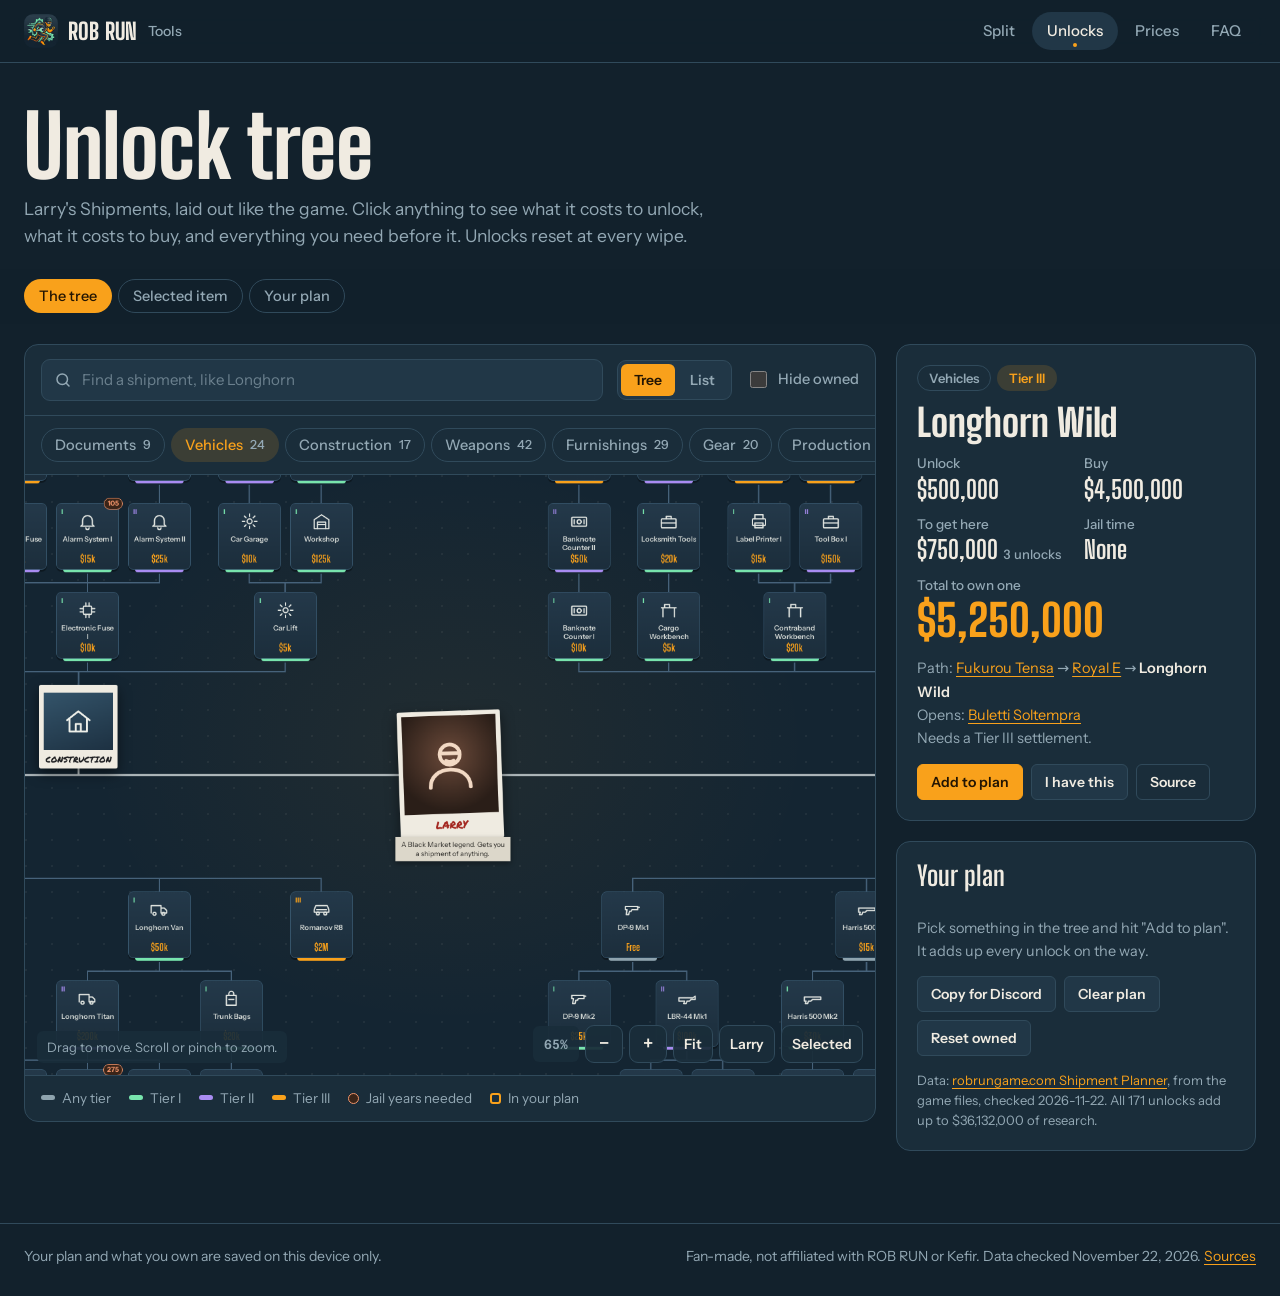
<file: upgrades/index.html>
<!DOCTYPE html>
<html lang="en">
<head>
<meta charset="utf-8">
<meta name="viewport" content="width=device-width, initial-scale=1">
<title>Unlock tree – ROB RUN Tools</title>
<meta name="description" content="Larry's Shipments tree for ROB RUN, laid out like the game. Pick what you want and see the unlock cost, Black Market price and everything you need first.">
<meta property="og:title" content="ROB RUN Unlock Tree">
<meta property="og:description" content="All 171 shipments laid out like the game. Pick what you want and see what it costs to unlock and buy.">
<meta name="theme-color" content="#12212c">
<link rel="icon" href="../assets/favicon-32.png?v=2c8b6ae2" sizes="32x32" type="image/png">
<link rel="icon" href="../assets/logo-192.png?v=2c8b6ae2" sizes="192x192" type="image/png">
<link rel="apple-touch-icon" href="../assets/apple-touch-icon.png?v=2c8b6ae2">
<meta property="og:image" content="https://robruntools.github.io/assets/og.png">
<meta name="twitter:card" content="summary_large_image">
<link rel="preload" href="../assets/fonts/big-shoulders-display-latin-800-normal.woff2" as="font" type="font/woff2" crossorigin>
<link rel="preload" href="../assets/fonts/instrument-sans-latin-400-normal.woff2" as="font" type="font/woff2" crossorigin>
<link rel="stylesheet" href="../assets/site.css?v=2c8b6ae2">
<script src="../assets/site.js?v=2c8b6ae2"></script>
<style>
:root { --t1: #78e4ad; --t2: #a98cf2; --t3: #f9a11b; --tany: #8ea3ae; --jail: #f0946a; }
.page { max-width: 1440px; }
.nav-in, .foot-in { max-width: 1440px; }
.layout { display: grid; grid-template-columns: minmax(0, 1fr) 360px; gap: 20px; align-items: start; }
.layout > * { min-width: 0; }
.treebox { overflow: hidden; }

.toolbar { display: flex; flex-wrap: wrap; gap: 10px 14px; align-items: center; padding: 14px 16px; border-bottom: 1px solid var(--rope); position: relative; }
.toolbar .search { flex: 1 1 240px; position: relative; }
.toolbar .search svg { position: absolute; left: 13px; top: 50%; width: 18px; height: 18px; margin-top: -9px; color: var(--smoke); pointer-events: none; }
.toolbar input[type="search"] { height: 42px; font-size: 15px; padding-left: 40px; }
.toggle { display: flex; align-items: center; gap: 8px; font-size: 14.5px; font-weight: 500; color: var(--smoke); cursor: pointer; }
.toggle input { width: 17px; height: 17px; }
.hits {
  position: absolute; z-index: 15; left: 0; right: 0; top: 48px; max-height: 340px; overflow: auto;
  list-style: none; margin: 0; padding: 6px; border: 1px solid var(--rope); border-radius: var(--r-md); background: var(--pier-2);
  box-shadow: 0 18px 40px rgba(0, 0, 0, 0.45); animation: rise 200ms var(--ease);
}
.hits button { width: 100%; display: flex; justify-content: space-between; align-items: center; gap: 12px; padding: 9px 10px; border: 0; border-radius: var(--r-sm); background: transparent; color: var(--receipt); text-align: left; cursor: pointer; font: inherit; font-size: 15px; }
.hits button:hover, .hits button:focus-visible { background: var(--pier-3); }
.hits .b { display: flex; gap: 10px; color: var(--smoke); font-size: 13px; white-space: nowrap; }
.hits .b b { color: var(--receipt); font-weight: 600; font-variant-numeric: tabular-nums; }
.hits .empty { padding: 10px; }

.branches { display: flex; gap: 6px; padding: 12px 16px; border-bottom: 1px solid var(--rope); overflow-x: auto; scrollbar-width: none; }
.branches::-webkit-scrollbar { display: none; }
.chipbtn {
  flex: none; display: inline-flex; align-items: center; gap: 7px; height: 34px; padding: 0 13px; border: 1px solid var(--rope); border-radius: 99px;
  background: transparent; color: var(--smoke); cursor: pointer; font: 500 14.5px/1 var(--font-body);
  transition: color 160ms ease, border-color 160ms ease, background-color 160ms ease;
}
.chipbtn:hover { color: var(--receipt); border-color: var(--smoke); }
.chipbtn[aria-pressed="true"] { color: var(--sodium); border-color: transparent; background: var(--sodium-soft); }
.chipbtn .n { font-size: 12.5px; color: var(--smoke); }

/* ---------- Game-style stage ---------- */
.stage {
  position: relative; height: clamp(440px, calc(100vh - 300px), 880px); overflow: hidden; cursor: grab; touch-action: none; user-select: none;
  background:
    radial-gradient(ellipse at 50% 45%, rgba(249, 161, 27, 0.06), transparent 60%),
    radial-gradient(circle at 1px 1px, rgba(237, 232, 221, 0.06) 1px, transparent 0) 0 0 / 26px 26px,
    #142532;
}
.stage.dragging { cursor: grabbing; }
.world { position: absolute; left: 0; top: 0; transform-origin: 0 0; will-change: transform; }
.world.glide { transition: transform 420ms var(--ease); }
.world > svg { position: absolute; left: 0; top: 0; overflow: visible; pointer-events: none; }
.world > svg path { fill: none; stroke: #46627a; stroke-width: 2; }
.world > svg path.trunk { stroke: #c4ccce; stroke-width: 3; }
.world > svg path.hot { stroke: var(--sodium); stroke-width: 3; }
.world > svg path.sel { stroke: var(--receipt); stroke-width: 3; }
.world > svg path.done { stroke: rgba(120, 228, 173, 0.8); }

.tile {
  position: absolute; display: block; width: 96px; height: 102px; padding: 0; border: 1px solid #36546a; border-radius: 8px;
  background: linear-gradient(180deg, #24394a, #1c2e3c); color: #dfe3df; cursor: pointer; font: inherit;
  box-shadow: 0 3px 0 rgba(0, 0, 0, 0.35);
  transition: border-color 140ms ease, box-shadow 160ms ease, transform 160ms var(--ease);
}
.tile svg.ic { position: absolute; top: 12px; left: 50%; width: 30px; height: 30px; margin-left: -15px; stroke: currentColor; stroke-width: 1.6; fill: none; stroke-linecap: round; stroke-linejoin: round; }
.tile .tn { position: absolute; left: 5px; right: 5px; top: 48px; font-size: 11px; font-weight: 600; line-height: 1.15; text-align: center; color: #cfd4d1; display: -webkit-box; -webkit-line-clamp: 2; -webkit-box-orient: vertical; overflow: hidden; }
.tile .tp { position: absolute; left: 0; right: 0; bottom: 8px; text-align: center; font-family: var(--font-display); font-weight: 700; font-size: 15px; line-height: 1; color: var(--sodium); font-variant-numeric: tabular-nums; }
.tile::after { content: ""; position: absolute; left: 10px; right: 10px; bottom: -5px; height: 4px; border-radius: 0 0 4px 4px; background: var(--tc, var(--tany)); }
.tile .tr { position: absolute; top: 5px; left: 7px; font-size: 10.5px; font-weight: 700; color: var(--tc, var(--tany)); }
.tile .jb { position: absolute; top: -9px; right: -7px; padding: 0 5px; border-radius: 99px; background: #3a2418; border: 1px solid var(--jail); color: var(--jail); font-size: 10.5px; font-weight: 700; line-height: 16px; }
.tile:hover { border-color: #8ea3ae; color: #fff; transform: translateY(-2px); }
.tile:hover .tn { color: #fff; }
.tile.owned { opacity: 0.5; }
.tile.owned .tp { color: var(--cash); }
.tile.owned .tr::after { content: " \2713"; color: var(--cash); }
.tile.need { border-color: rgba(249, 161, 27, 0.85); background: linear-gradient(180deg, #43361d, #2c2a1f); }
.tile.target { border-color: var(--sodium); box-shadow: 0 0 0 2px var(--sodium), 0 3px 0 rgba(0, 0, 0, 0.35); }
.tile.sel { border-color: var(--receipt); box-shadow: 0 0 0 2px var(--receipt), 0 0 22px rgba(237, 232, 221, 0.25); color: #fff; }
.tile.dim { opacity: 0.16; }
.t-any { --tc: var(--tany); } .t-1 { --tc: var(--t1); } .t-2 { --tc: var(--t2); } .t-3 { --tc: var(--t3); }

.polaroid {
  position: absolute; display: block; padding: 7px 7px 0; border-radius: 3px; background: #efebe1; color: #1b1c1f; text-align: center;
  box-shadow: 0 8px 20px rgba(0, 0, 0, 0.5); cursor: pointer; border: 0; font: inherit;
  transition: transform 220ms var(--ease);
}
.polaroid .ph { display: flex; align-items: center; justify-content: center; height: 88px; background: linear-gradient(160deg, #34546a, #1d3142); color: #eef0ea; }
.polaroid .ph svg { width: 46px; height: 46px; stroke: currentColor; stroke-width: 1.5; fill: none; stroke-linecap: round; stroke-linejoin: round; }
.polaroid .cap { display: block; padding: 7px 0 0; font-family: "Permanent Marker", var(--font-display); font-size: 13px; line-height: 1.2; white-space: nowrap; text-transform: uppercase; }
.polaroid.cat { width: 120px; height: 128px; }
.polaroid.cat:hover { transform: rotate(-2deg) translateY(-2px); }
.polaroid.larry { width: 158px; height: 196px; transform: rotate(-2deg); cursor: default; }
.polaroid.larry .ph { height: 150px; background: radial-gradient(circle at 50% 40%, #6b4a3a, #2a1e18 75%); }
.polaroid.larry .ph svg { width: 92px; height: 92px; stroke: #f2d9c4; }
.polaroid.larry .cap { font-size: 16px; color: #a3261f; }
.polaroid.larry .note { position: absolute; left: 50%; bottom: -34px; transform: translateX(-50%) rotate(2deg); width: 176px; padding: 5px 9px; background: #dcd7ca; color: #2c2b28; font-size: 10.5px; line-height: 1.3; text-align: center; box-shadow: 0 3px 8px rgba(0, 0, 0, 0.4); }

.stage-ui { position: absolute; right: 12px; bottom: 12px; display: flex; align-items: center; gap: 6px; z-index: 5; }
.stage-ui button {
  min-width: 38px; height: 38px; padding: 0 10px; border: 1px solid var(--rope); border-radius: var(--r-md); background: rgba(26, 45, 58, 0.94); color: var(--receipt);
  font: 600 14px/1 var(--font-body); cursor: pointer; transition: border-color 140ms ease, color 140ms ease;
}
.stage-ui button.ico { font-size: 19px; padding: 0; }
.stage-ui button:hover { border-color: var(--sodium); color: var(--sodium); }
.stage-hint { position: absolute; left: 12px; bottom: 12px; z-index: 5; font-size: 13px; color: var(--smoke); background: rgba(26, 45, 58, 0.92); padding: 6px 10px; border-radius: var(--r-sm); }
.zoom-ind { min-width: 46px; text-align: center; font-size: 13px; font-weight: 600; color: var(--smoke); padding: 8px 6px; border-radius: var(--r-sm); background: rgba(26, 45, 58, 0.92); font-variant-numeric: tabular-nums; }

.legend { display: flex; flex-wrap: wrap; gap: 6px 18px; padding: 12px 16px; border-top: 1px solid var(--rope); font-size: 13.5px; color: var(--smoke); }
.legend span::before { content: ""; display: inline-block; width: 14px; height: 5px; margin-right: 7px; border-radius: 3px; background: var(--tc); vertical-align: 3px; }
.legend .lj::before { width: 11px; height: 11px; border-radius: 99px; border: 1px solid var(--jail); background: #3a2418; vertical-align: -1px; }
.legend .lp::before { width: 11px; height: 11px; border-radius: 3px; border: 2px solid var(--sodium); background: transparent; vertical-align: -1px; }

/* List view */
.list { list-style: none; margin: 0; padding: 4px 0; max-height: 72vh; overflow: auto; }
.list li button {
  width: 100%; display: grid; grid-template-columns: auto minmax(0, 1fr) auto; gap: 12px; align-items: center;
  padding: 11px 16px 11px calc(16px + var(--d, 0) * 18px); border: 0; border-bottom: 1px solid var(--rope);
  background: transparent; color: var(--receipt); text-align: left; cursor: pointer; font: inherit;
  transition: background-color 140ms ease;
}
.list li button:hover { background: rgba(255, 255, 255, 0.03); }
.list .tb { min-width: 34px; height: 22px; display: grid; place-items: center; border-radius: 99px; background: rgba(255, 255, 255, 0.05); font-size: 12px; font-weight: 700; color: var(--tc, var(--smoke)); }
.list .nm { overflow: hidden; text-overflow: ellipsis; white-space: nowrap; font-weight: 500; }
.list .cs { font-size: 14px; font-weight: 600; color: var(--smoke); font-variant-numeric: tabular-nums; }
.list li.owned .nm { color: var(--smoke); text-decoration: line-through; }
.list li.need .tb { background: var(--sodium-soft); }
.list li.sel button { background: rgba(249, 161, 27, 0.08); }
.empty { padding: 24px 16px; margin: 0; color: var(--smoke); }

/* Side */
.side { display: grid; gap: 20px; position: sticky; top: calc(var(--nav-h) + 74px); }
.card { padding: 20px; display: grid; gap: 14px; }
.card.changed { animation: rise 300ms var(--ease); }
.card h2.title { font-family: var(--font-display); font-weight: 800; font-size: 38px; line-height: 0.95; }
.tags { display: flex; flex-wrap: wrap; gap: 6px; }
.facts { display: grid; grid-template-columns: 1fr 1fr; gap: 14px 16px; }
.fact { display: grid; gap: 3px; }
.fact .v { font-family: var(--font-display); font-weight: 700; font-size: 25px; line-height: 1.05; font-variant-numeric: tabular-nums; }
.fact .v small { font-family: var(--font-body); font-size: 13px; font-weight: 500; color: var(--smoke); }
.fact .v.big { font-size: 44px; color: var(--sodium); font-weight: 800; }
.fact.wide { grid-column: 1 / -1; }
.chain { font-size: 14.5px; color: var(--smoke); line-height: 1.6; }
.chain b { color: var(--receipt); font-weight: 600; }
.chain a { cursor: pointer; }
.chain .owned { color: var(--cash); }
.actions { display: flex; flex-wrap: wrap; gap: 8px; }
.plan-list { list-style: none; margin: 0; padding: 0; display: grid; gap: 6px; }
.plan-list li { display: flex; align-items: center; justify-content: space-between; gap: 8px; font-size: 15px; }
.plan-list li button.go { background: none; border: 0; padding: 0; color: var(--receipt); font: inherit; font-weight: 600; cursor: pointer; text-align: left; }
.plan-list li button.go span { font-weight: 400; color: var(--smoke); font-size: 13px; margin-left: 4px; }
.plan-list li button.go:hover { color: var(--sodium); }
.plan-list .x { width: 30px; height: 30px; border: 0; border-radius: 8px; background: transparent; color: var(--smoke); cursor: pointer; font-size: 18px; }
.plan-list .x:hover { color: var(--siren); background: var(--siren-soft); }
.sum { display: grid; gap: 8px; padding-top: 14px; border-top: 1px solid var(--rope); }
.sum-row { display: flex; justify-content: space-between; gap: 12px; font-size: 15px; }
.sum-row .v { font-weight: 600; font-variant-numeric: tabular-nums; }
.sum-row.total { padding-top: 10px; border-top: 1px solid var(--rope); align-items: flex-end; }
.sum-row.total .v { font-family: var(--font-display); font-weight: 800; font-size: 46px; line-height: 0.9; color: var(--sodium); }
.runs { margin: 0; font-size: 14.5px; color: var(--smoke); }
.runs strong { color: var(--receipt); font-weight: 600; }
.src { margin: 0; font-size: 13px; color: var(--smoke); }
.copy-msg { font-size: 14px; color: var(--smoke); }
.copy-msg:empty { display: none; }

.selbar { display: none; }
@media (max-width: 1100px) {
  .selbar {
    position: absolute; left: 12px; right: 12px; top: 12px; z-index: 6; display: flex; align-items: center; gap: 10px;
    padding: 8px 8px 8px 14px; border: 1px solid var(--rope); border-radius: var(--r-md); background: rgba(26, 45, 58, 0.96);
    box-shadow: 0 10px 26px rgba(0, 0, 0, 0.35);
  }
  .selbar:empty { display: none; }
  .selbar .sb-n { font-weight: 700; white-space: nowrap; overflow: hidden; text-overflow: ellipsis; min-width: 0; }
  .selbar .sb-p { flex: 1; color: var(--smoke); font-size: 13.5px; white-space: nowrap; overflow: hidden; text-overflow: ellipsis; }
}
@media (max-width: 1100px) {
  .layout { grid-template-columns: minmax(0, 1fr); }
  .side { position: static; grid-template-columns: repeat(auto-fit, minmax(300px, 1fr)); align-items: start; }
}
@media (max-width: 640px) {
  .stage { height: 64vh; min-height: 380px; max-height: none; }
  .stage-hint { display: none; }
  .stage-ui { left: 12px; justify-content: flex-end; flex-wrap: wrap; }
  .card h2.title { font-size: 34px; }
}
</style>
</head>
<body>
<header class="nav">
  <div class="nav-in">
    <a class="brand" href="../" aria-label="ROB RUN Tools home"><img class="brand-mark" src="../assets/logo-96.png?v=2c8b6ae2" width="34" height="34" alt=""><b>ROB RUN</b><small>Tools</small></a>
    <nav class="nav-links" aria-label="Main">
      <a href="../" class="home"><svg viewBox="0 0 24 24" fill="none" stroke="currentColor" stroke-width="1.8" stroke-linecap="round" stroke-linejoin="round" aria-hidden="true"><path d="M3.5 11 12 4l8.5 7"/><path d="M5.5 9.8V20h4.8v-5.6h3.4V20h4.8V9.8"/></svg><span>Home</span></a>
      <a href="../split/"><svg viewBox="0 0 24 24" fill="none" stroke="currentColor" stroke-width="1.8" stroke-linecap="round" stroke-linejoin="round" aria-hidden="true"><circle cx="12" cy="12" r="8.5"/><path d="M12 12V3.5M12 12l7.36 4.25M12 12l-7.36 4.25"/></svg><span>Split</span></a>
      <a href="../upgrades/" aria-current="page"><svg viewBox="0 0 24 24" fill="none" stroke="currentColor" stroke-width="1.8" stroke-linecap="round" stroke-linejoin="round" aria-hidden="true"><circle cx="12" cy="5" r="2.2"/><circle cx="5.5" cy="19" r="2.2"/><circle cx="18.5" cy="19" r="2.2"/><path d="M12 7.2V12M12 12H5.5v4.8M12 12h6.5v4.8"/></svg><span>Unlocks</span></a>
      <a href="../items/"><svg viewBox="0 0 24 24" fill="none" stroke="currentColor" stroke-width="1.8" stroke-linecap="round" stroke-linejoin="round" aria-hidden="true"><path d="M3.5 12.6V4.5h8.1l8.9 8.9-8 8z"/><circle cx="8.2" cy="9.2" r="1.6"/></svg><span>Prices</span></a>
      <a href="../faq/"><svg viewBox="0 0 24 24" fill="none" stroke="currentColor" stroke-width="1.8" stroke-linecap="round" stroke-linejoin="round" aria-hidden="true"><circle cx="12" cy="12" r="8.5"/><path d="M9.5 9.6a2.6 2.6 0 1 1 3.6 2.4c-.7.3-1.1.9-1.1 1.6v.6"/><path d="M12 17.1v.2"/></svg><span>FAQ</span></a>
    </nav>
  </div>
</header>

<main class="page">
  <header class="page-head">
    <h1>Unlock tree</h1>
    <p class="sub">Larry's Shipments, laid out like the game. Click anything to see what it costs to unlock, what it costs to buy, and everything you need before it. Unlocks reset at every wipe.</p>
  </header>

  <nav class="jump" aria-label="On this page">
    <a href="#tree">The tree</a>
    <a href="#detail">Selected item</a>
    <a href="#plan">Your plan</a>
  </nav>
  <div id="app"><p class="empty">Loading the tree...</p></div>
</main>

<footer class="foot">
  <div class="foot-in">
    <p>Your plan and what you own are saved on this device only.</p>
    <p>Fan-made, not affiliated with ROB RUN or Kefir. Data checked November 22, 2026. <a href="../faq/#sources">Sources</a></p>
  </div>
</footer>

<template id="appTpl">
  <div class="layout">
    <section class="panel treebox" id="tree" data-spy aria-label="Shipments tree">
      <div class="toolbar">
        <div class="search">
          <svg viewBox="0 0 24 24" fill="none" stroke="currentColor" stroke-width="2" stroke-linecap="round" aria-hidden="true"><circle cx="11" cy="11" r="7"/><path d="M20 20l-3.6-3.6"/></svg>
          <label for="q" class="sr-only">Find a shipment</label>
          <input type="search" id="q" placeholder="Find a shipment, like Longhorn" autocomplete="off" spellcheck="false" data-slash>
          <ul class="hits" id="hits" hidden></ul>
        </div>
        <div class="seg" role="group" aria-label="View">
          <button type="button" data-view="tree" aria-pressed="true">Tree</button>
          <button type="button" data-view="list" aria-pressed="false">List</button>
        </div>
        <label class="toggle"><input type="checkbox" id="hideOwned"> Hide owned</label>
      </div>
      <div class="branches" id="branches" role="group" aria-label="Jump to a branch"></div>
      <div id="view"></div>
      <div class="legend">
        <span class="t-any">Any tier</span><span class="t-1">Tier I</span><span class="t-2">Tier II</span><span class="t-3">Tier III</span>
        <span class="lj">Jail years needed</span><span class="lp">In your plan</span>
      </div>
    </section>

    <aside class="side">
      <section class="panel card" id="detail" data-spy aria-live="polite"></section>
      <section class="panel card" id="plan" data-spy aria-labelledby="planTitle">
        <h2 class="panel-title" id="planTitle">Your plan</h2>
        <ul class="plan-list" id="planList"></ul>
        <p class="runs" id="planEmpty">Pick something in the tree and hit "Add to plan". It adds up every unlock on the way.</p>
        <div class="sum" id="sum" hidden>
          <div class="sum-row"><span class="label">Unlocks needed</span><span class="v" id="sCount">0</span></div>
          <div class="sum-row"><span class="label">Unlock cost</span><span class="v" id="sUnlock">0</span></div>
          <div class="sum-row"><span class="label">Buying it</span><span class="v" id="sBuy">0</span></div>
          <div class="sum-row"><span class="label">Highest tier</span><span class="v" id="sTier">–</span></div>
          <div class="sum-row"><span class="label">Jail time</span><span class="v" id="sJail">–</span></div>
          <div class="sum-row total"><span class="label">Total</span><span class="v" id="sTotal">0</span></div>
          <p class="runs" id="runs"></p>
        </div>
        <div class="actions">
          <button type="button" class="btn small" id="copyPlan">Copy for Discord</button>
          <button type="button" class="btn small" id="clearPlan">Clear plan</button>
          <button type="button" class="btn small" id="clearOwned">Reset owned</button>
        </div>
        <span class="copy-msg" id="copyMsg" role="status"></span>
        <p class="src" id="srcNote"></p>
      </section>
    </aside>
  </div>
</template>

<script>
(function () {
  "use strict";
  var KEY = "robrun-unlocks-v2", SPLIT_KEY = "robrun-split-v1";
  var fmt = new Intl.NumberFormat("en-US", { maximumFractionDigits: 0 });
  var app = document.getElementById("app");

  // Layout sizes (world units = px at 100% zoom)
  var TW = 96, TH = 102, SLOT = 110, LEVEL = 136, CW = 120, CH = 128, LW = 158, LH = 196, GAP_TRUNK = 10, ROOT_GAP = 40, BRANCH_GAP = 70;
  var UP_LEFT = ["Documents", "Construction"], UP_RIGHT = ["Furnishings", "Production", "Gadgets"];
  var DOWN_LEFT = ["Vehicles"], DOWN_RIGHT = ["Weapons", "Gear"];

  var IC = {
    car: '<path d="M3 15v-3l2-5h14l2 5v3z"/><circle cx="7.5" cy="16.5" r="1.8"/><circle cx="16.5" cy="16.5" r="1.8"/><path d="M6 12h12"/>',
    van: '<path d="M2 16V7h12v9M14 10h4l3 3v3h-7"/><circle cx="6" cy="17" r="1.8"/><circle cx="17" cy="17" r="1.8"/>',
    cog: '<circle cx="12" cy="12" r="3"/><path d="M12 3v3M12 18v3M3 12h3M18 12h3M5.6 5.6l2.1 2.1M16.3 16.3l2.1 2.1M5.6 18.4l2.1-2.1M16.3 7.7l2.1-2.1"/>',
    pistol: '<path d="M3 8h15v4H11l-1 2H8l-1 4H4l1-6H3z"/><path d="M18 9h2"/>',
    rifle: '<path d="M2 11h17l3-2v4h-5l-2 2h-3l-1 3H8l1-3H2z"/>',
    shotgun: '<path d="M2 10h20v3H12l-2 2H7l-1 3H3l1-3H2z"/>',
    vest: '<path d="M8 3l4 3 4-3 3 3v14H5V6z"/><path d="M12 6v14"/>',
    plate: '<path d="M12 3l7 3v6c0 4-3 7-7 9-4-2-7-5-7-9V6z"/>',
    bag: '<path d="M6 8h12v12H6z"/><path d="M9 8V6a3 3 0 0 1 6 0v2M9 13h6"/>',
    pouch: '<rect x="5" y="9" width="14" height="10" rx="2"/><path d="M5 13h14M9 9V7h6v2"/>',
    grenade: '<circle cx="11" cy="14" r="6"/><path d="M11 8V5h4M15 5l3-2"/>',
    pill: '<path d="M7.8 16.2a3 3 0 0 1 0-4.2l4.2-4.2a3 3 0 0 1 4.2 4.2L12 16.2a3 3 0 0 1-4.2 0zM9.9 9.9l4.2 4.2"/>',
    medkit: '<rect x="4" y="7" width="16" height="13" rx="2"/><path d="M9 7V5h6v2M12 10v7M8.5 13.5h7"/>',
    syringe: '<path d="M18 3l3 3M16 5l3 3M17 6L8 15l-2 1 1-2 9-9zM6 16l-3 3M11 8l3 3"/>',
    doc: '<path d="M6 3h9l4 4v14H6z"/><path d="M15 3v4h4M9 12h7M9 16h7"/>',
    badge: '<path d="M12 3l2.6 5.3 5.9.9-4.3 4.1 1 5.8L12 16.4 6.8 19.1l1-5.8L3.5 9.2l5.9-.9z"/>',
    house: '<path d="M3 11l9-7 9 7"/><path d="M5 10v10h14V10M10 20v-6h4v6"/>',
    trailer: '<rect x="3" y="7" width="15" height="10" rx="1"/><circle cx="8" cy="18" r="1.6"/><path d="M18 14h3"/>',
    fence: '<path d="M5 21V6l2-2 2 2v15M15 21V6l2-2 2 2v15M3 10h18M3 16h18"/>',
    garage: '<path d="M3 10l9-6 9 6v11H3z"/><path d="M7 21v-8h10v8M7 16h10"/>',
    heli: '<path d="M3 5h18M12 5v3"/><path d="M6 12a4 4 0 0 1 4-4h4l4 4v2H6z"/><path d="M8 18h10M10 14v4M16 14v4"/>',
    alarm: '<path d="M6 16V11a6 6 0 0 1 12 0v5l2 2H4z"/><path d="M10 20a2 2 0 0 0 4 0"/>',
    chip: '<rect x="7" y="7" width="10" height="10" rx="1"/><path d="M10 3v4M14 3v4M10 17v4M14 17v4M3 10h4M3 14h4M17 10h4M17 14h4"/>',
    safe: '<rect x="4" y="4" width="16" height="16" rx="2"/><circle cx="12" cy="12" r="3"/><path d="M12 9v1M15 12h-1"/>',
    rack: '<path d="M5 3v18M19 3v18M5 8h14M5 13h14M5 18h14"/>',
    drawer: '<rect x="5" y="5" width="14" height="14" rx="1"/><path d="M5 12h14M11 8.5h2M11 15.5h2"/>',
    locker: '<rect x="6" y="3" width="12" height="18" rx="1"/><path d="M12 3v18M10 10v2M14 10v2"/>',
    bench: '<path d="M3 9h18M5 9v11M19 9v11M7 9V5h6v4"/>',
    printer: '<path d="M7 9V4h10v5"/><rect x="4" y="9" width="16" height="8" rx="1"/><path d="M7 14h10v6H7z"/>',
    toolbox: '<rect x="3" y="9" width="18" height="11" rx="1"/><path d="M9 9V6h6v3M3 14h18"/>',
    vise: '<path d="M4 18h16M6 18v-5h5v5M13 13h5v5M11 10h2M8 6h8v4H8z"/>',
    saw: '<circle cx="12" cy="12" r="7"/><circle cx="12" cy="12" r="2"/><path d="M12 3v2M12 19v2M3 12h2M19 12h2"/>',
    flask: '<path d="M9 3h6M10 3v6l-5 9a2 2 0 0 0 2 3h10a2 2 0 0 0 2-3l-5-9V3"/><path d="M7.5 15h9"/>',
    plant: '<path d="M12 21v-8M12 13c0-4-3-6-7-6 0 4 3 6 7 6zM12 11c0-4 3-6 7-6 0 4-3 6-7 6zM8 21h8"/>',
    fan: '<circle cx="12" cy="12" r="2"/><path d="M12 10c-1-4 1-7 3-6s1 5-3 6zM14 12c4-1 7 1 6 3s-5 1-6-3zM12 14c1 4-1 7-3 6s-1-5 3-6zM10 12c-4 1-7-1-6-3s5-1 6 3z"/>',
    drop: '<path d="M12 3s6 7 6 11a6 6 0 0 1-12 0c0-4 6-11 6-11z"/>',
    bulb: '<path d="M9 18h6M10 21h4M12 3a6 6 0 0 0-4 10.5c.8.8 1 1.5 1 2.5h6c0-1 .2-1.7 1-2.5A6 6 0 0 0 12 3z"/>',
    snow: '<path d="M12 3v18M4.2 7.5l15.6 9M4.2 16.5l15.6-9"/>',
    thermo: '<path d="M14 14.8V5a2 2 0 0 0-4 0v9.8a4 4 0 1 0 4 0z"/>',
    engine: '<path d="M4 10h3l2-2h6v3h3v6h-3v2H9l-2-2H4z"/>',
    camera: '<rect x="3" y="7" width="18" height="13" rx="2"/><circle cx="12" cy="13.5" r="3.5"/><path d="M8 7l1.5-3h5L16 7"/>',
    tablet: '<rect x="5" y="3" width="14" height="18" rx="2"/><path d="M11 18h2"/>',
    usb: '<path d="M9 2h6v6H9zM7 8h10v9a5 5 0 0 1-10 0z"/><path d="M11 4.5v1M13 4.5v1"/>',
    key: '<circle cx="7.5" cy="15.5" r="4"/><path d="M10.5 12.5L20 3M16 7l3 3M14 9l2 2"/>',
    drill: '<path d="M3 8h11l2 2v2l-2 2H3z"/><path d="M16 11h5M8 14v5h4v-5"/>',
    radio: '<rect x="6" y="7" width="12" height="14" rx="2"/><path d="M9 7l6-4M10 12h4M10 16h4"/>',
    trophy: '<path d="M7 4h10v5a5 5 0 0 1-10 0z"/><path d="M7 6H4a3 3 0 0 0 3 4M17 6h3a3 3 0 0 1-3 4M12 14v4M8 21h8"/>',
    clipboard: '<rect x="5" y="4" width="14" height="17" rx="2"/><path d="M9 4V2h6v2M8 10h8M8 14h8M8 18h5"/>',
    cash: '<rect x="3" y="7" width="18" height="11" rx="1"/><circle cx="12" cy="12.5" r="2.5"/><path d="M6 10v5M18 10v5"/>',
    box: '<path d="M3 7l9-4 9 4v10l-9 4-9-4z"/><path d="M3 7l9 4 9-4M12 11v10"/>',
    scale: '<path d="M12 3v18M5 21h14M4 9l3-5 3 5a3 3 0 0 1-6 0zM14 9l3-5 3 5a3 3 0 0 1-6 0zM7 4h10"/>',
    larry: '<circle cx="12" cy="8" r="4"/><path d="M4 21c0-4.4 3.6-7 8-7s8 2.6 8 7"/><path d="M9 7.5h6M10.5 10.5c1 .6 2 .6 3 0"/>'
  };
  var CAT_ICON = { Documents: "doc", Vehicles: "car", Construction: "house", Furnishings: "rack", Weapons: "rifle", Production: "flask", Gear: "vest", Gadgets: "camera" };
  function iconFor(n) {
    var id = n.id.toLowerCase();
    var rules = [
      [/police_radio/, "radio"], [/longhorn_(van|titan)/, "van"], [/^car_inventory/, "bag"], [/^car_cargo/, "box"], [/^car_/, "cog"],
      [/fukurou|royal|longhorn|buletti|romanov/, "car"],
      [/^(dp9|cb45|starh)/, "pistol"], [/^(harris500|ordr12|tag12k)/, "shotgun"], [/_m\d$/, "rifle"],
      [/^backpack/, "bag"], [/^belt/, "pouch"], [/^vest/, "vest"], [/armor_plate/, "plate"], [/grenade/, "grenade"], [/painkiller/, "pill"], [/afak|first_aid/, "medkit"], [/injector/, "syringe"],
      [/police_badge/, "badge"], [/plot_sale|settlement_sale/, "doc"],
      [/home_1/, "trailer"], [/home_2/, "house"], [/^wall/, "fence"], [/defense_module/, "chip"], [/alarm/, "alarm"], [/car_lift/, "cog"], [/helicopter/, "heli"], [/garage|workshop_building|storage_building/, "garage"],
      [/money_workbench/, "cash"], [/collection/, "trophy"], [/toolbox|additional_slot_upgrade|double_slot/, "toolbox"], [/circular_saw/, "saw"], [/workbench_slot_1/, "vise"], [/speedup_upgrade/, "printer"], [/cargo_workbench_1|cargo_exchange_workbench_1|lab_table/, "bench"],
      [/storage_[456]/, "drawer"], [/storage_[123]/, "safe"], [/shelving_[123]/, "rack"], [/shelving_[456]/, "locker"],
      [/narco_farm|garden_bed/, "plant"], [/^fan/, "fan"], [/water_pump|refrigerant/, "drop"], [/uv_lamp/, "bulb"], [/freezer|evaporator/, "snow"], [/thermometer/, "thermo"], [/engine/, "engine"], [/scales|additional_slot_2/, "scale"], [/meth_lab|production_workbench|converter/, "flask"],
      [/action_camera/, "camera"], [/tablet/, "tablet"], [/usb/, "usb"], [/lockpick|deposit_box/, "key"], [/mini_drill/, "drill"], [/cargo_manifest/, "clipboard"]
    ];
    for (var i = 0; i < rules.length; i++) if (rules[i][0].test(id)) return rules[i][1];
    return CAT_ICON[n.branch] || "box";
  }
  function svgIcon(name, cls) { return '<svg class="' + (cls || "ic") + '" viewBox="0 0 24 24" aria-hidden="true">' + (IC[name] || IC.box) + "</svg>"; }

  function esc(s) { return String(s == null ? "" : s).replace(/[&<>"']/g, function (c) { return { "&": "&amp;", "<": "&lt;", ">": "&gt;", '"': "&quot;", "'": "&#39;" }[c]; }); }
  function money(n) { return n > 0 ? "$" + fmt.format(n) : "Free"; }
  function short(n) {
    if (!(n > 0)) return "Free";
    if (n >= 1e6) return "$" + (Math.round(n / 1e5) / 10).toString().replace(/\.0$/, "") + "M";
    if (n >= 1e3) return "$" + Math.round(n / 1e3) + "k";
    return "$" + n;
  }
  function tierClass(n) { return "t-" + (n.settlement ? n.settlement : "any"); }
  function hashOf(id) { return id.toLowerCase().replace(/[^a-z0-9]+/g, "-").replace(/^-|-$/g, ""); }

  function loadState() {
    try {
      var o = JSON.parse(localStorage.getItem(KEY) || "null");
      if (o && typeof o === "object") return {
        plan: Array.isArray(o.plan) ? o.plan : [], owned: Array.isArray(o.owned) ? o.owned : [],
        view: o.view === "list" ? "list" : (o.view === "tree" ? "tree" : null), hideOwned: !!o.hideOwned, sel: o.sel || null
      };
    } catch (e) { /* ignore */ }
    return { plan: [], owned: [], view: null, hideOwned: false, sel: null };
  }
  function saveState() { try { localStorage.setItem(KEY, JSON.stringify(state)); } catch (e) { /* ignore */ } }
  function avgCut() {
    try {
      var s = JSON.parse(localStorage.getItem(SPLIT_KEY) || "null");
      if (!s || !Array.isArray(s.runs) || !s.runs.length || s.example) return 0;
      var fee = Number(s.fee) || 0, total = 0;
      s.runs.forEach(function (r) { total += (Math.max(0, (Number(r.take) || 0) - (Number(r.costs) || 0)) / (Number(r.crew) || 1)) * (1 - fee / 100); });
      return total / s.runs.length;
    } catch (e) { return 0; }
  }

  var state = loadState(), data, byId = {}, kids = {}, level = {}, el = {}, layout = null, cam = { x: 0, y: 0, s: 0.5 }, listBranch = "Vehicles";

  fetch("../data/shipments.json", { cache: "no-cache" })
    .then(function (r) { if (!r.ok) throw new Error(r.status); return r.json(); })
    .then(function (d) {
      if (!d || !Array.isArray(d.items) || !d.items.length) throw new Error("empty");
      data = d;
      d.items.forEach(function (it) { byId[it.id] = it; kids[it.id] = []; });
      d.items.forEach(function (it) { if (it.after && byId[it.after] && byId[it.after].branch === it.branch) kids[it.after].push(it); });
      var groups = {};
      d.items.forEach(function (it) { var k = it.branch + "|" + it.name; (groups[k] = groups[k] || []).push(it); });
      Object.keys(groups).forEach(function (k) {
        var g = groups[k];
        if (g.length < 2) return;
        g.sort(function (a, b) { return depth(a) - depth(b) || a.unlock - b.unlock; });
        g.forEach(function (it, i) { level[it.id] = i + 1; });
      });
      state.plan = state.plan.filter(function (id) { return byId[id]; });
      state.owned = state.owned.filter(function (id) { return byId[id]; });
      if (!state.view) state.view = window.matchMedia("(max-width: 700px)").matches ? "list" : "tree";
      var h = (location.hash || "").slice(1), fromHash = false;
      if (h) { var hit = d.items.filter(function (it) { return hashOf(it.id) === h; })[0]; if (hit) { state.sel = hit.id; fromHash = true; } }
      if (state.sel && !byId[state.sel]) state.sel = null;
      if (!state.sel) state.sel = byId.longhorn_wild ? "longhorn_wild" : d.items[0].id;
      listBranch = byId[state.sel].branch;
      layout = buildLayout();
      mount(fromHash);
    })
    .catch(function (e) { app.innerHTML = '<p class="empty">Couldn\'t load the tree. Refresh to try again.</p>'; if (window.console) console.error(e); });

  function depth(n) { var d = 0, cur = n, seen = {}; while (cur && cur.after && byId[cur.after] && !seen[cur.id]) { seen[cur.id] = 1; cur = byId[cur.after]; d++; } return d; }
  function label(n) { return n.name + (level[n.id] ? " " + ["", "I", "II", "III", "IV", "V"][level[n.id]] : ""); }
  function pathTo(id) {
    var out = [], seen = {}, cur = byId[id];
    while (cur && !seen[cur.id]) { seen[cur.id] = 1; out.unshift(cur); cur = cur.after ? byId[cur.after] : null; }
    return out;
  }
  function ownedSet() { var o = {}; state.owned.forEach(function (id) { o[id] = 1; }); return o; }
  function planCalc() {
    var owned = ownedSet(), need = {}, list = [];
    state.plan.forEach(function (id) { pathTo(id).forEach(function (n) { if (!owned[n.id] && !need[n.id]) { need[n.id] = 1; list.push(n); } }); });
    var unlock = 0, tier = 0, jail = 0, buy = 0;
    list.forEach(function (n) { unlock += n.unlock || 0; tier = Math.max(tier, n.settlement || 0); jail = Math.max(jail, n.jail || 0); });
    state.plan.forEach(function (id) { buy += byId[id].buy || 0; });
    return { list: list, need: need, unlock: unlock, buy: buy, tier: tier, jail: jail };
  }

  // ---------- Layout: Larry in the middle, trunk across, branches growing up and down ----------
  function buildLayout() {
    var pos = {}, cards = {}, regions = {};
    function branchTree(b) {
      var items = data.items.filter(function (it) { return it.branch === b; });
      var inB = {}; items.forEach(function (it) { inB[it.id] = 1; });
      var roots = items.filter(function (it) { return !it.after || !inB[it.after]; });
      var local = {}, slot = 0, maxD = 0;
      function place(n, d) {
        maxD = Math.max(maxD, d);
        var ch = kids[n.id];
        if (!ch.length) { local[n.id] = { s: slot++, d: d }; return; }
        ch.forEach(function (c) { place(c, d + 1); });
        local[n.id] = { s: (local[ch[0].id].s + local[ch[ch.length - 1].id].s) / 2, d: d };
      }
      roots.forEach(function (r, i) { if (i) slot += 0.25; place(r, 0); });
      return { roots: roots, local: local, width: Math.max(slot * SLOT - (SLOT - TW), CW + 10), maxD: maxD, items: items };
    }
    function side(list, dir, up) {
      var cursor = dir < 0 ? -(LW / 2 + BRANCH_GAP) : (LW / 2 + BRANCH_GAP);
      (dir < 0 ? list.slice().reverse() : list).forEach(function (b) {
        var t = branchTree(b);
        var x0 = dir < 0 ? cursor - t.width : cursor;
        cursor = dir < 0 ? x0 - BRANCH_GAP : x0 + t.width + BRANCH_GAP;
        var cardX = x0 + t.width / 2 - CW / 2;
        var cardY = up ? -(GAP_TRUNK + CH) : GAP_TRUNK;
        cards[b] = { x: cardX, y: cardY, up: up, roots: t.roots };
        Object.keys(t.local).forEach(function (id) {
          var L = t.local[id];
          var x = x0 + L.s * SLOT;
          var y = up ? cardY - ROOT_GAP - TH - L.d * LEVEL : cardY + CH + ROOT_GAP + L.d * LEVEL;
          pos[id] = { x: x, y: y, up: up };
        });
        regions[b] = { x: x0, w: t.width, y: up ? cardY - ROOT_GAP - TH - t.maxD * LEVEL - 20 : cardY - 20, h: CH + ROOT_GAP + (t.maxD + 1) * LEVEL + 40, up: up };
      });
    }
    side(UP_LEFT, -1, true); side(UP_RIGHT, 1, true); side(DOWN_LEFT, -1, false); side(DOWN_RIGHT, 1, false);
    // Center small branches' tiles under their card when the branch is narrower than the card
    data.branches.forEach(function (b) {
      var c = cards[b]; if (!c) return;
      var ids = data.items.filter(function (it) { return it.branch === b; }).map(function (it) { return it.id; });
      var minX = Infinity, maxX = -Infinity;
      ids.forEach(function (id) { minX = Math.min(minX, pos[id].x); maxX = Math.max(maxX, pos[id].x + TW); });
      var shift = (c.x + CW / 2) - (minX + maxX) / 2;
      if (Math.abs(shift) > 1) ids.forEach(function (id) { pos[id].x += shift; });
    });
    var minX = Infinity, maxX = -Infinity, minY = Infinity, maxY = -Infinity;
    function grow(x, y, w, h) { minX = Math.min(minX, x); maxX = Math.max(maxX, x + w); minY = Math.min(minY, y); maxY = Math.max(maxY, y + h); }
    Object.keys(pos).forEach(function (id) { grow(pos[id].x, pos[id].y - 12, TW, TH + 20); });
    Object.keys(cards).forEach(function (b) { grow(cards[b].x, cards[b].y, CW, CH); });
    grow(-LW / 2, -LH / 2, LW, LH + 40);
    var pad = 80;
    return { pos: pos, cards: cards, regions: regions, ox: -minX + pad, oy: -minY + pad, w: maxX - minX + pad * 2, h: maxY - minY + pad * 2 };
  }

  function mount(fromHash) {
    app.innerHTML = "";
    app.appendChild(document.getElementById("appTpl").content.cloneNode(true));
    ["q", "hits", "hideOwned", "branches", "view", "detail", "planList", "planEmpty", "sum", "sCount", "sUnlock", "sBuy", "sTier", "sJail", "sTotal", "runs", "copyPlan", "clearPlan", "clearOwned", "copyMsg", "srcNote"]
      .forEach(function (id) { el[id] = document.getElementById(id); });
    el.hideOwned.checked = state.hideOwned;
    el.srcNote.innerHTML = 'Data: <a href="' + esc(data.sourceUrl) + '">robrungame.com Shipment Planner</a>, from the game files, checked ' + esc(data.updated) + ". All " + data.items.length + " unlocks add up to $" + data.items.reduce(function (t, it) { return t + (it.unlock || 0); }, 0).toLocaleString("en-US") + " of research.";
    document.querySelectorAll(".seg button").forEach(function (b) {
      b.addEventListener("click", function () { state.view = b.getAttribute("data-view"); saveState(); renderView(); if (state.view === "tree") focusNode(state.sel, 0.8); });
    });
    el.q.addEventListener("input", renderHits);
    el.q.addEventListener("keydown", function (e) {
      if (e.key === "Enter") { var f = el.hits.querySelector("button"); if (f) { e.preventDefault(); f.click(); } }
      if (e.key === "Escape") { el.q.value = ""; renderHits(); }
    });
    el.hits.addEventListener("click", function (e) { var b = e.target.closest("button[data-id]"); if (!b) return; el.q.value = ""; renderHits(); select(b.getAttribute("data-id"), true); });
    document.addEventListener("click", function (e) { if (!e.target.closest(".search")) el.hits.hidden = true; });
    el.hideOwned.addEventListener("change", function () { state.hideOwned = el.hideOwned.checked; saveState(); paint(); });
    el.branches.addEventListener("click", function (e) {
      var b = e.target.closest("button[data-branch]"); if (!b) return;
      var br = b.getAttribute("data-branch");
      listBranch = br;
      if (state.view === "tree") { glide(); focusBranch(br); } else renderView();
      renderBranches();
    });
    el.detail.addEventListener("click", onDetailClick);
    el.planList.addEventListener("click", function (e) {
      var rm = e.target.closest("button[data-rm]");
      if (rm) { var id = rm.getAttribute("data-rm"); state.plan = state.plan.filter(function (x) { return x !== id; }); saveState(); renderAll(); return; }
      var go = e.target.closest("button[data-go]");
      if (go) select(go.getAttribute("data-go"), true);
    });
    el.clearPlan.addEventListener("click", function () { state.plan = []; saveState(); renderAll(); });
    el.clearOwned.addEventListener("click", function () { state.owned = []; saveState(); renderAll(); });
    el.copyPlan.addEventListener("click", copyPlan);
    renderView(); renderDetail(); renderPlan();
    if (state.view === "tree") { if (fromHash) focusNode(state.sel, 0.85); else home(); }
  }

  function select(id, jump) {
    if (!byId[id]) return;
    state.sel = id;
    listBranch = byId[id].branch;
    saveState();
    try { history.replaceState(null, "", "#" + hashOf(id)); } catch (e) { /* ignore */ }
    if (state.view === "tree") { paint(); if (jump) { glide(); focusNode(id, Math.max(cam.s, 0.8)); } }
    else renderView();
    renderDetail(); renderPlan();
    if (el.detail && !(window.RR && RR.reduceMotion)) { el.detail.classList.remove("changed"); void el.detail.offsetWidth; el.detail.classList.add("changed"); }
  }

  function renderAll() { if (state.view === "tree") paint(); else renderView(); renderDetail(); renderPlan(); }

  function renderBranches() {
    el.branches.innerHTML = data.branches.map(function (b) {
      var n = data.items.filter(function (it) { return it.branch === b; }).length;
      return '<button type="button" class="chipbtn" data-branch="' + esc(b) + '" aria-pressed="' + (b === listBranch) + '">' + esc(b) + '<span class="n">' + n + "</span></button>";
    }).join("");
  }

  function renderHits() {
    var q = el.q.value.trim().toLowerCase();
    if (!q) { el.hits.hidden = true; el.hits.innerHTML = ""; return; }
    var hits = data.items.filter(function (it) { return label(it).toLowerCase().indexOf(q) >= 0; }).slice(0, 30);
    el.hits.innerHTML = hits.length ? hits.map(function (n) {
      return '<li><button type="button" data-id="' + esc(n.id) + '"><span>' + esc(label(n)) + '</span><span class="b"><span>' + esc(n.branch) + "</span><b>" + money(n.unlock) + "</b></span></button></li>";
    }).join("") : '<li class="empty">Nothing matches that. Try one word, like car or vest.</li>';
    el.hits.hidden = false;
  }

  function renderView() {
    renderBranches();
    document.querySelectorAll(".seg button").forEach(function (b) { b.setAttribute("aria-pressed", String(b.getAttribute("data-view") === state.view)); });
    if (state.view === "list") { renderList(); return; }
    el.view.innerHTML =
      '<div class="stage" id="stage"><div class="world" id="world" style="width:' + layout.w + "px;height:" + layout.h + 'px"></div>' +
      '<div class="stage-hint">Drag to move. Scroll or pinch to zoom.</div><div class="selbar" id="selbar" aria-live="polite"></div>' +
      '<div class="stage-ui"><span class="zoom-ind" id="zoomInd"></span><button type="button" class="ico" id="zOut" aria-label="Zoom out">−</button><button type="button" class="ico" id="zIn" aria-label="Zoom in">+</button><button type="button" id="zFit" title="Show the whole tree">Fit</button><button type="button" id="zHome" title="Back to Larry">Larry</button><button type="button" id="zSel" title="Go to the selected item">Selected</button></div></div>';
    el.stage = document.getElementById("stage"); el.world = document.getElementById("world"); el.zoomInd = document.getElementById("zoomInd");
    document.getElementById("zIn").addEventListener("click", function () { glide(); zoomAt(1.25); });
    document.getElementById("zOut").addEventListener("click", function () { glide(); zoomAt(0.8); });
    document.getElementById("zFit").addEventListener("click", function () { glide(); fitAll(); });
    document.getElementById("zHome").addEventListener("click", function () { glide(); home(); });
    document.getElementById("zSel").addEventListener("click", function () { glide(); focusNode(state.sel, Math.max(cam.s, 0.85)); });
    el.selbar = document.getElementById("selbar");
    el.selbar.addEventListener("click", function (e) { if (e.target.closest("button")) { if (window.RR) RR.scrollTo(el.detail); else el.detail.scrollIntoView(); } });
    bindPanZoom();
    paint();
    applyCam();
  }

  function paint() {
    if (!el.world) return;
    var L = layout, pc = planCalc(), owned = ownedSet(), targets = {}, selPath = {};
    state.plan.forEach(function (id) { targets[id] = 1; });
    pathTo(state.sel).forEach(function (p) { selPath[p.id] = 1; });
    var ox = L.ox, oy = L.oy, paths = [];
    // Trunk
    var tx1 = Infinity, tx2 = -Infinity;
    Object.keys(L.cards).forEach(function (b) { tx1 = Math.min(tx1, L.cards[b].x); tx2 = Math.max(tx2, L.cards[b].x + CW); });
    paths.push('<path class="trunk" d="M' + (tx1 - 40 + ox) + "," + oy + " H" + (tx2 + 40 + ox) + '"/>');
    // Card stems and root buses
    Object.keys(L.cards).forEach(function (b) {
      var c = L.cards[b], cx = c.x + CW / 2 + ox;
      paths.push('<path class="trunk" d="M' + cx + "," + ((c.up ? c.y + CH : c.y) + oy) + " V" + oy + '"/>');
      var stemFrom = c.up ? c.y : c.y + CH, bus = c.up ? c.y - ROOT_GAP / 2 : c.y + CH + ROOT_GAP / 2;
      c.roots.forEach(function (r) {
        var p = L.pos[r.id], rx = p.x + TW / 2 + ox, ry = c.up ? p.y + TH + 6 : p.y;
        var cls = selPath[r.id] ? "sel" : (pc.need[r.id] ? "hot" : (owned[r.id] ? "done" : ""));
        paths.push('<path class="' + cls + '" d="M' + cx + "," + (stemFrom + oy) + " V" + (bus + oy) + " H" + rx + " V" + (ry + oy) + '"/>');
      });
    });
    // Parent → child connectors
    data.items.forEach(function (n) {
      var a = L.pos[n.id]; if (!a) return;
      kids[n.id].forEach(function (c) {
        var b = L.pos[c.id];
        var x1 = a.x + TW / 2 + ox, x2 = b.x + TW / 2 + ox;
        var y1 = a.up ? a.y + oy : a.y + TH + 6 + oy;
        var y2 = a.up ? b.y + TH + 6 + oy : b.y + oy;
        var mid = (y1 + y2) / 2;
        var cls = selPath[c.id] ? "sel" : (pc.need[c.id] ? "hot" : (owned[c.id] ? "done" : ""));
        paths.push('<path class="' + cls + '" d="M' + x1 + "," + y1 + " V" + mid + " H" + x2 + " V" + y2 + '"/>');
      });
    });
    var html = '<svg width="' + L.w + '" height="' + L.h + '" aria-hidden="true">' + paths.join("") + "</svg>";
    // Larry
    html += '<div class="polaroid larry" style="left:' + (ox - LW / 2) + "px;top:" + (oy - LH / 2) + 'px"><div class="ph">' + svgIcon("larry", "") + '</div><div class="cap">Larry</div><div class="note">A Black Market legend. Gets you a shipment of anything.</div></div>';
    // Category cards
    Object.keys(L.cards).forEach(function (b) {
      var c = L.cards[b];
      html += '<button type="button" class="polaroid cat" data-branch-card="' + esc(b) + '" style="left:' + (c.x + ox) + "px;top:" + (c.y + oy) + 'px" title="Zoom to ' + esc(b) + '"><span class="ph">' + svgIcon(CAT_ICON[b], "") + '</span><span class="cap">' + esc(b) + "</span></button>";
    });
    // Tiles
    data.items.forEach(function (n) {
      var p = L.pos[n.id]; if (!p) return;
      var cls = ["tile", tierClass(n)];
      if (owned[n.id]) cls.push("owned"); else if (pc.need[n.id]) cls.push("need");
      if (targets[n.id]) cls.push("target");
      if (state.sel === n.id) cls.push("sel");
      if (state.hideOwned && owned[n.id]) cls.push("dim");
      html += '<button type="button" class="' + cls.join(" ") + '" data-id="' + esc(n.id) + '" style="left:' + (p.x + ox) + "px;top:" + (p.y + oy) + 'px" title="' + esc(label(n) + ": unlock " + money(n.unlock) + (n.buy ? ", buy " + money(n.buy) : "")) + '">' +
        '<span class="tr">' + esc(n.tier === "Any" ? "" : n.tier) + "</span>" + svgIcon(iconFor(n)) + '<span class="tn">' + esc(label(n)) + "</span>" + '<span class="tp">' + short(n.unlock) + "</span>" +
        (n.jail ? '<span class="jb" title="Needs ' + n.jail + ' years of jail time">' + n.jail + "</span>" : "") + "</button>";
    });
    el.world.innerHTML = html;
    var sn = byId[state.sel];
    if (el.selbar && sn) {
      el.selbar.innerHTML = '<span class="sb-n">' + esc(label(sn)) + '</span><span class="sb-p">' + short(sn.unlock) + " to unlock" + (sn.buy ? ", " + short(sn.buy) + " to buy" : "") + '</span><button type="button" class="btn small primary">Details</button>';
    }
  }

  // ---------- Camera ----------
  var glideTimer = null;
  function glide() {
    if (!el.world || (window.RR && RR.reduceMotion)) return;
    el.world.classList.add("glide");
    clearTimeout(glideTimer);
    glideTimer = setTimeout(function () { if (el.world) el.world.classList.remove("glide"); }, 460);
  }
  function applyCam() {
    if (!el.world) return;
    el.world.style.transform = "translate(" + cam.x + "px," + cam.y + "px) scale(" + cam.s + ")";
    if (el.zoomInd) el.zoomInd.textContent = Math.round(cam.s * 100) + "%";
  }
  function clampScale(s) { return Math.max(0.12, Math.min(1.8, s)); }
  function zoomAt(f, px, py) {
    var r = el.stage.getBoundingClientRect();
    if (px == null) { px = r.width / 2; py = r.height / 2; }
    var ns = clampScale(cam.s * f), k = ns / cam.s;
    cam.x = px - (px - cam.x) * k; cam.y = py - (py - cam.y) * k; cam.s = ns;
    applyCam();
  }
  function fitRect(x, y, w, h, maxS) {
    var r = el.stage.getBoundingClientRect();
    var s = clampScale(Math.min(r.width / w, r.height / h) * 0.94);
    if (maxS) s = Math.min(s, maxS);
    cam.s = s; cam.x = r.width / 2 - (x + w / 2) * s; cam.y = r.height / 2 - (y + h / 2) * s;
    applyCam();
  }
  function fitAll() { fitRect(0, 0, layout.w, layout.h); }
  function home() {
    var r = el.stage.getBoundingClientRect();
    cam.s = clampScale(Math.min(0.75, r.width / 1300));
    cam.x = r.width / 2 - layout.ox * cam.s;
    cam.y = r.height / 2 - layout.oy * cam.s;
    applyCam();
  }
  function focusBranch(b) {
    var g = layout.regions[b]; if (!g) return;
    fitRect(g.x + layout.ox - 20, g.y + layout.oy, g.w + 40, g.h, 1.1);
  }
  function focusNode(id, s) {
    var p = layout.pos[id]; if (!p || !el.stage) return;
    var r = el.stage.getBoundingClientRect();
    cam.s = clampScale(s || cam.s);
    cam.x = r.width / 2 - (p.x + layout.ox + TW / 2) * cam.s;
    cam.y = r.height / 2 - (p.y + layout.oy + TH / 2) * cam.s;
    applyCam();
  }
  function bindPanZoom() {
    var st = el.stage, pointers = {}, start = null, moved = false, pinch = null;
    st.addEventListener("wheel", function (e) {
      e.preventDefault();
      var r = st.getBoundingClientRect();
      zoomAt(e.deltaY < 0 ? 1.12 : 1 / 1.12, e.clientX - r.left, e.clientY - r.top);
    }, { passive: false });
    st.addEventListener("pointerdown", function (e) {
      if (e.target.closest(".stage-ui")) return;
      pointers[e.pointerId] = { x: e.clientX, y: e.clientY };
      var ids = Object.keys(pointers);
      if (ids.length === 1) { start = { x: e.clientX, y: e.clientY, cx: cam.x, cy: cam.y }; moved = false; }
      if (ids.length === 2) {
        var a = pointers[ids[0]], b = pointers[ids[1]];
        pinch = { d: Math.hypot(a.x - b.x, a.y - b.y), s: cam.s };
      }
    });
    st.addEventListener("pointermove", function (e) {
      if (!pointers[e.pointerId]) return;
      pointers[e.pointerId] = { x: e.clientX, y: e.clientY };
      var ids = Object.keys(pointers);
      if (ids.length === 2 && pinch) {
        var a = pointers[ids[0]], b = pointers[ids[1]], r = st.getBoundingClientRect();
        var d = Math.hypot(a.x - b.x, a.y - b.y);
        var f = clampScale(pinch.s * d / pinch.d) / cam.s;
        zoomAt(f, (a.x + b.x) / 2 - r.left, (a.y + b.y) / 2 - r.top);
        moved = true;
        return;
      }
      if (!start) return;
      var dx = e.clientX - start.x, dy = e.clientY - start.y;
      if (!moved && Math.hypot(dx, dy) > 5) { moved = true; st.classList.add("dragging"); try { st.setPointerCapture(e.pointerId); } catch (er) { /* ignore */ } }
      if (moved) { cam.x = start.cx + dx; cam.y = start.cy + dy; applyCam(); }
    });
    function end(e) {
      delete pointers[e.pointerId];
      if (Object.keys(pointers).length < 2) pinch = null;
      if (!Object.keys(pointers).length) { start = null; st.classList.remove("dragging"); }
    }
    st.addEventListener("pointerup", end); st.addEventListener("pointercancel", end);
    st.addEventListener("click", function (e) {
      if (moved) { moved = false; e.stopPropagation(); return; }
      var t = e.target.closest("[data-id]");
      if (t) { select(t.getAttribute("data-id"), false); return; }
      var c = e.target.closest("[data-branch-card]");
      if (c) { glide(); focusBranch(c.getAttribute("data-branch-card")); listBranch = c.getAttribute("data-branch-card"); renderBranches(); }
    }, true);
  }

  // ---------- List view ----------
  function renderList() {
    el.stage = null; el.world = null;
    var pc = planCalc(), owned = ownedSet(), targets = {};
    state.plan.forEach(function (id) { targets[id] = 1; });
    var items = data.items.filter(function (it) { return it.branch === listBranch; });
    var inB = {}; items.forEach(function (it) { inB[it.id] = 1; });
    var roots = items.filter(function (it) { return !it.after || !inB[it.after]; });
    var rows = [];
    (function walk(list, d) {
      list.forEach(function (n) {
        var hide = state.hideOwned && owned[n.id];
        if (!hide) {
          var cls = [tierClass(n)];
          if (owned[n.id]) cls.push("owned"); else if (pc.need[n.id]) cls.push("need");
          if (state.sel === n.id) cls.push("sel");
          rows.push('<li class="' + cls.join(" ") + '" style="--d:' + d + '"><button type="button" data-id="' + esc(n.id) + '"><span class="tb">' + esc(n.tier) + '</span><span class="nm">' + esc(label(n)) + (targets[n.id] ? ' <span class="tag accent" style="padding:0 6px">Plan</span>' : "") + '</span><span class="cs">' + money(n.unlock) + "</span></button></li>");
        }
        walk(kids[n.id], hide ? d : d + 1);
      });
    })(roots, 0);
    el.view.innerHTML = rows.length ? '<ul class="list" id="listv">' + rows.join("") + "</ul>" : '<p class="empty">You have everything in this branch.</p>';
    var lv = document.getElementById("listv");
    if (lv) lv.addEventListener("click", function (e) { var b = e.target.closest("[data-id]"); if (b) select(b.getAttribute("data-id"), false); });
  }

  // ---------- Detail + plan ----------
  function renderDetail() {
    var n = byId[state.sel];
    if (!n) { el.detail.innerHTML = '<p class="runs">Click anything in the tree.</p>'; return; }
    var owned = ownedSet(), inPlan = state.plan.indexOf(n.id) >= 0;
    var path = pathTo(n.id), reach = 0, steps = 0, tier = 0, jail = 0;
    path.forEach(function (p) { if (!owned[p.id]) { reach += p.unlock || 0; steps++; tier = Math.max(tier, p.settlement || 0); jail = Math.max(jail, p.jail || 0); } });
    var total = reach + (n.buy || 0);
    var chain = path.map(function (p) {
      return p.id === n.id ? "<b>" + esc(label(p)) + "</b>" : '<a data-go="' + esc(p.id) + '"' + (owned[p.id] ? ' class="owned" title="You have this"' : "") + ' href="#' + hashOf(p.id) + '">' + esc(label(p)) + "</a>";
    }).join(" → ");
    var opens = kids[n.id].map(function (k) { return '<a data-go="' + esc(k.id) + '" href="#' + hashOf(k.id) + '">' + esc(label(k)) + "</a>"; }).join(", ");
    var reqs = [];
    if (tier) reqs.push("a Tier " + ["", "I", "II", "III"][tier] + " settlement");
    if (jail) reqs.push(jail + " years of jail time");
    el.detail.innerHTML =
      '<div class="tags"><span class="tag">' + esc(n.branch) + '</span><span class="tag' + (n.settlement === 3 ? " accent" : "") + '">' + (n.tier === "Any" ? "Any tier" : "Tier " + esc(n.tier)) + "</span>" + (owned[n.id] ? '<span class="tag good">You have this</span>' : "") + (inPlan ? '<span class="tag accent">In your plan</span>' : "") + "</div>" +
      '<h2 class="title">' + esc(label(n)) + "</h2>" +
      '<div class="facts">' +
      '<div class="fact"><span class="label">Unlock</span><span class="v">' + money(n.unlock) + "</span></div>" +
      '<div class="fact"><span class="label">Buy</span><span class="v">' + (n.buy ? money(n.buy) : "–") + "</span></div>" +
      '<div class="fact"><span class="label">To get here</span><span class="v">' + (steps ? money(reach) + " <small>" + steps + (steps === 1 ? " unlock" : " unlocks") + "</small>" : "Done") + "</span></div>" +
      '<div class="fact"><span class="label">Jail time</span><span class="v">' + (n.jail ? n.jail + " years" : "None") + "</span></div>" +
      '<div class="fact wide"><span class="label">Total to own one</span><span class="v big">' + money(total) + "</span></div>" +
      (n.city ? '<div class="fact wide"><span class="label">City store</span><span class="v">' + money(n.city) + " <small>Buy it on the Black Market instead</small></span></div>" : "") +
      "</div>" +
      '<div class="chain">' + (path.length > 1 ? "Path: " + chain : "Nothing needed before this.") + (opens ? "<br>Opens: " + opens : "") +
      (reqs.length ? "<br>Needs " + reqs.join(" and ") + "." : "") + "</div>" +
      '<div class="actions">' +
      '<button type="button" class="btn small' + (inPlan ? "" : " primary") + '" data-act="plan">' + (inPlan ? "Remove from plan" : "Add to plan") + "</button>" +
      '<button type="button" class="btn small" data-act="own">' + (owned[n.id] ? "I don't have this" : "I have this") + "</button>" +
      '<a class="btn small ghost" href="' + esc(n.url) + '" target="_blank" rel="noopener">Source</a>' +
      "</div>";
  }

  function onDetailClick(e) {
    var go = e.target.closest("[data-go]");
    if (go) { e.preventDefault(); select(go.getAttribute("data-go"), true); return; }
    var act = e.target.closest("button[data-act]");
    if (!act) return;
    var id = state.sel;
    if (act.getAttribute("data-act") === "plan") {
      if (state.plan.indexOf(id) >= 0) { state.plan = state.plan.filter(function (x) { return x !== id; }); if (window.RR) RR.toast("Removed " + label(byId[id]) + " from your plan"); }
      else { state.plan.push(id); if (window.RR) RR.toast("Added " + label(byId[id]) + " to your plan"); }
    } else {
      if (state.owned.indexOf(id) >= 0) {
        var drop = {}; (function mark(n) { drop[n.id] = 1; kids[n.id].forEach(mark); })(byId[id]);
        state.owned = state.owned.filter(function (x) { return !drop[x]; });
      } else {
        pathTo(id).forEach(function (p) { if (state.owned.indexOf(p.id) < 0) state.owned.push(p.id); });
      }
    }
    saveState(); renderAll();
  }

  function renderPlan() {
    var pc = planCalc();
    el.planList.innerHTML = state.plan.map(function (id) {
      var n = byId[id];
      return '<li><button type="button" class="go" data-go="' + esc(id) + '">' + esc(label(n)) + "<span>" + esc(n.branch) + '</span></button><button type="button" class="x" data-rm="' + esc(id) + '" aria-label="Remove ' + esc(label(n)) + '">×</button></li>';
    }).join("");
    el.planEmpty.hidden = !!state.plan.length;
    el.sum.hidden = !state.plan.length;
    if (!state.plan.length) return;
    var total = pc.unlock + pc.buy;
    el.sCount.textContent = String(pc.list.length);
    el.sUnlock.textContent = money(pc.unlock);
    el.sBuy.textContent = pc.buy ? money(pc.buy) : "–";
    el.sTier.textContent = pc.tier ? "Tier " + ["", "I", "II", "III"][pc.tier] : "Any";
    el.sJail.textContent = pc.jail ? pc.jail + " years" : "None";
    if (window.RR && total > 0 && el.sTotal._v !== undefined && el.sTotal._v !== total) RR.countUp(el.sTotal, total, { from: el.sTotal._v, format: function (v) { return "$" + fmt.format(Math.round(v)); }, duration: 650 });
    else { if (el.sTotal._rrRaf) cancelAnimationFrame(el.sTotal._rrRaf); el.sTotal._rrRaf = null; el.sTotal.textContent = money(total); }
    el.sTotal._v = total;
    var avg = avgCut();
    el.runs.innerHTML = avg > 0
      ? "At your average cut of $" + fmt.format(avg) + ", that's about <strong>" + Math.ceil(total / avg) + " runs</strong>."
      : 'Log a few runs in the <a href="../split/">split calculator</a> and this tells you how many runs it takes.';
  }

  function copyPlan() {
    var pc = planCalc();
    if (!state.plan.length) { if (window.RR) RR.toast("Add something to your plan first."); else el.copyMsg.textContent = "Add something to your plan first."; return; }
    var lines = ["**ROB RUN unlock plan**"];
    state.plan.forEach(function (id) { var n = byId[id]; lines.push("• " + label(n) + " (" + n.branch + ")"); });
    lines.push("Unlocking: " + money(pc.unlock) + " (" + pc.list.length + (pc.list.length === 1 ? " unlock)" : " unlocks)"));
    lines.push("Buying it: " + money(pc.buy));
    lines.push("Total: " + money(pc.unlock + pc.buy));
    var needs = [];
    if (pc.tier) needs.push("a Tier " + ["", "I", "II", "III"][pc.tier] + " settlement");
    if (pc.jail) needs.push(pc.jail + " years of jail time");
    if (needs.length) lines.push("Needs " + needs.join(" and "));
    var text = lines.join("\n");
    function done(msg) { if (window.RR) { RR.toast(msg); return; } el.copyMsg.textContent = msg; setTimeout(function () { el.copyMsg.textContent = ""; }, 3000); }
    try { navigator.clipboard.writeText(text).then(function () { done("Copied. Paste it in Discord."); }, function () { done("Couldn't copy here."); }); }
    catch (e) { done("Couldn't copy here."); }
  }
})();
</script>
</body>
</html>
</file>
<file: assets/site.css>
/* ROB RUN Tools
   Colors come from the crew logo: deep navy surfaces, the runner's orange for anything you act on,
   the gears' mint green for money that's safe and good news, siren red for bad. Big Shoulders
   (condensed signage) carries headings and money; Instrument Sans does everything else. */

@font-face { font-family: "Big Shoulders Display"; src: url("fonts/big-shoulders-display-latin-600-normal.woff2") format("woff2"); font-weight: 600; font-display: swap; }
@font-face { font-family: "Big Shoulders Display"; src: url("fonts/big-shoulders-display-latin-700-normal.woff2") format("woff2"); font-weight: 700; font-display: swap; }
@font-face { font-family: "Big Shoulders Display"; src: url("fonts/big-shoulders-display-latin-800-normal.woff2") format("woff2"); font-weight: 800; font-display: swap; }
@font-face { font-family: "Instrument Sans"; src: url("fonts/instrument-sans-latin-400-normal.woff2") format("woff2"); font-weight: 400; font-display: swap; }
@font-face { font-family: "Instrument Sans"; src: url("fonts/instrument-sans-latin-500-normal.woff2") format("woff2"); font-weight: 500; font-display: swap; }
@font-face { font-family: "Instrument Sans"; src: url("fonts/instrument-sans-latin-600-normal.woff2") format("woff2"); font-weight: 600; font-display: swap; }
@font-face { font-family: "Instrument Sans"; src: url("fonts/instrument-sans-latin-700-normal.woff2") format("woff2"); font-weight: 700; font-display: swap; }
@font-face { font-family: "Permanent Marker"; src: url("fonts/permanent-marker-latin-400-normal.woff2") format("woff2"); font-weight: 400; font-display: swap; }

:root {
  --bay: #12212c;
  --pier: #1a2d3a;
  --pier-2: #213747;
  --pier-3: #294253;
  --rope: #304a5b;
  --receipt: #f0ebe1;
  --smoke: #93a8b4;
  --sodium: #f9a11b;
  --sodium-hi: #fbb547;
  --sodium-soft: rgba(249, 161, 27, 0.15);
  --on-sodium: #231503;
  --cash: #78e4ad;
  --cash-soft: rgba(120, 228, 173, 0.14);
  --siren: #f06b5e;
  --siren-soft: rgba(240, 107, 94, 0.15);

  /* Older names used inside page styles */
  --bg: var(--bay);
  --panel: var(--pier);
  --field: var(--pier-2);
  --line: var(--rope);
  --text: var(--receipt);
  --muted: var(--smoke);
  --accent: var(--sodium);
  --on-accent: var(--on-sodium);
  --good: var(--cash);
  --bad: var(--siren);

  --font-display: "Big Shoulders Display", "Arial Narrow", "Roboto Condensed", sans-serif;
  --font-body: "Instrument Sans", system-ui, -apple-system, "Segoe UI", Roboto, sans-serif;
  --font-mono: var(--font-body);

  --r-lg: 14px;
  --r-md: 9px;
  --r-sm: 6px;
  --nav-h: 62px;
  --tab-h: 0px;
  --wrap: 1180px;
  --gutter: 24px;
  --ease: cubic-bezier(0.2, 0.7, 0.2, 1);
  color-scheme: dark;
}

*, *::before, *::after { box-sizing: border-box; }
[hidden] { display: none !important; }
html { background: var(--bay); -webkit-text-size-adjust: 100%; }
html, body { margin: 0; }
body {
  min-height: 100vh;
  display: flex;
  flex-direction: column;
  background: var(--bay);
  color: var(--receipt);
  font-family: var(--font-body);
  font-size: 16px;
  line-height: 1.55;
  -webkit-font-smoothing: antialiased;
  padding-bottom: calc(var(--tab-h) + env(safe-area-inset-bottom, 0px));
}
a { color: var(--sodium); text-underline-offset: 3px; text-decoration-thickness: 1px; }
a:hover { text-decoration-thickness: 2px; }
:focus-visible { outline: 2px solid var(--sodium); outline-offset: 3px; border-radius: 4px; }
::selection { background: var(--sodium); color: var(--on-sodium); }
img, svg { display: block; }
.sr-only { position: absolute; left: 0; top: 0; width: 1px; height: 1px; margin: -1px; padding: 0; border: 0; overflow: hidden; clip: rect(0 0 0 0); clip-path: inset(50%); white-space: nowrap; }
.num { font-variant-numeric: tabular-nums; }

/* ---------- Top bar + mobile tab bar ---------- */
.nav {
  position: sticky;
  top: 0;
  z-index: 40;
  background: rgba(18, 33, 44, 0.86);
  -webkit-backdrop-filter: saturate(1.3) blur(12px);
  backdrop-filter: saturate(1.3) blur(12px);
  border-bottom: 1px solid var(--rope);
}
.nav-in {
  max-width: var(--wrap);
  margin: 0 auto;
  padding: 0 var(--gutter);
  height: var(--nav-h);
  display: flex;
  align-items: center;
  gap: 24px;
}
.brand {
  display: flex;
  align-items: center;
  gap: 10px;
  color: var(--receipt);
  text-decoration: none;
  white-space: nowrap;
}
.brand-mark { width: 34px; height: 34px; flex: none; border-radius: 9px; transition: transform 300ms var(--ease); }
.brand:hover .brand-mark { transform: rotate(-8deg) scale(1.05); }
.brand b { font-family: var(--font-display); font-weight: 800; font-size: 23px; line-height: 1; letter-spacing: 0.01em; }
.brand small { font-size: 14px; font-weight: 500; color: var(--smoke); padding-top: 2px; }
.nav-links { position: relative; display: flex; align-items: center; gap: 2px; margin-left: auto; }
.nav-links a {
  position: relative;
  z-index: 1;
  display: flex;
  align-items: center;
  gap: 8px;
  height: 38px;
  padding: 0 15px;
  border-radius: 999px;
  color: var(--smoke);
  font-size: 15px;
  font-weight: 500;
  text-decoration: none;
  white-space: nowrap;
  transition: color 160ms ease;
}
.nav-links a svg { display: none; width: 22px; height: 22px; }
.nav-links a:hover, .nav-links a[aria-current="page"] { color: var(--receipt); }
.nav-links a[aria-current="page"]::after {
  content: "";
  position: absolute;
  left: 50%;
  bottom: 3px;
  width: 4px;
  height: 4px;
  margin-left: -2px;
  border-radius: 50%;
  background: var(--sodium);
}
.nav-links a.home { display: none; }
.nav-pill {
  position: absolute;
  top: 50%;
  left: 0;
  height: 38px;
  width: 0;
  margin-top: -19px;
  border-radius: 999px;
  background: var(--pier-2);
  opacity: 0;
  pointer-events: none;
  transition: left 260ms var(--ease), width 260ms var(--ease), opacity 160ms ease;
}

/* ---------- Page ---------- */
.page {
  width: 100%;
  max-width: var(--wrap);
  margin: 0 auto;
  padding: 44px var(--gutter) 72px;
  display: grid;
  grid-template-columns: minmax(0, 1fr);
  gap: 20px;
  align-content: start;
  flex: 1;
}
.page-head { display: grid; gap: 12px; padding-bottom: 6px; }
h1, h2, h3 { margin: 0; text-wrap: balance; }
h1 {
  font-family: var(--font-display);
  font-weight: 800;
  font-size: clamp(50px, 7.4vw, 86px);
  line-height: 0.9;
  letter-spacing: -0.005em;
}
.sub { margin: 0; color: var(--smoke); font-size: 17.5px; line-height: 1.5; max-width: 60ch; }
.sub strong { color: var(--receipt); font-weight: 600; }

/* Section jump bar: sticks under the top bar on long pages */
.jump {
  position: sticky;
  top: var(--nav-h);
  z-index: 30;
  display: flex;
  align-items: center;
  gap: 6px;
  margin: -6px calc(var(--gutter) * -1) 0;
  padding: 10px var(--gutter);
  overflow-x: auto;
  scrollbar-width: none;
  background: rgba(18, 33, 44, 0.9);
  -webkit-backdrop-filter: blur(12px);
  backdrop-filter: blur(12px);
  border-bottom: 1px solid transparent;
  transition: border-color 200ms ease;
}
.jump::-webkit-scrollbar { display: none; }
.jump.is-stuck { border-bottom-color: var(--rope); }
.jump a, .jump button {
  flex: none;
  display: inline-flex;
  align-items: center;
  gap: 6px;
  height: 34px;
  padding: 0 14px;
  border: 1px solid var(--rope);
  border-radius: 999px;
  background: transparent;
  color: var(--smoke);
  font: 500 14.5px/1 var(--font-body);
  text-decoration: none;
  cursor: pointer;
  transition: color 160ms ease, border-color 160ms ease, background-color 200ms ease;
}
.jump a:hover, .jump button:hover { color: var(--receipt); border-color: var(--smoke); }
.jump a[aria-current="true"] { background: var(--sodium); border-color: var(--sodium); color: var(--on-sodium); }
.jump .spacer { flex: 1 0 8px; }
.jump .count { color: var(--smoke); font-size: 13px; padding-left: 2px; }
[data-spy] { scroll-margin-top: calc(var(--nav-h) + 70px); }

/* ---------- Panels ---------- */
.panel {
  background: var(--pier);
  border: 1px solid var(--rope);
  border-radius: var(--r-lg);
}
.pad { padding: 20px; }
.panel-head {
  display: flex;
  flex-wrap: wrap;
  align-items: center;
  justify-content: space-between;
  gap: 8px 14px;
  padding: 16px 20px;
  border-bottom: 1px solid var(--rope);
}
.panel-title {
  margin: 0;
  font-family: var(--font-display);
  font-weight: 700;
  font-size: 27px;
  line-height: 1;
  letter-spacing: 0.005em;
  color: var(--receipt);
}
.label, label {
  font-size: 13.5px;
  font-weight: 500;
  line-height: 1.3;
  color: var(--smoke);
}

.tag {
  display: inline-flex;
  align-items: center;
  gap: 6px;
  height: 26px;
  padding: 0 11px;
  border: 1px solid var(--rope);
  border-radius: 999px;
  color: var(--smoke);
  font-size: 13px;
  font-weight: 600;
  white-space: nowrap;
}
.tag.accent { border-color: transparent; background: var(--sodium-soft); color: var(--sodium); }
.tag.good { border-color: transparent; background: var(--cash-soft); color: var(--cash); }
.tag.bad { border-color: transparent; background: var(--siren-soft); color: var(--siren); }

/* ---------- Controls ---------- */
.field { display: grid; gap: 7px; align-content: start; }
input[type="text"], input[type="search"], input[type="number"], select, textarea {
  width: 100%;
  height: 46px;
  padding: 0 14px;
  border: 1px solid var(--rope);
  border-radius: var(--r-md);
  background: var(--pier-2);
  color: var(--receipt);
  font-family: var(--font-body);
  font-size: 16px;
  font-variant-numeric: tabular-nums;
  transition: border-color 160ms ease, box-shadow 200ms ease, background-color 160ms ease;
}
select { padding-right: 36px; appearance: none; -webkit-appearance: none; cursor: pointer;
  background-image: url("data:image/svg+xml,%3Csvg xmlns='http://www.w3.org/2000/svg' viewBox='0 0 24 24' fill='none' stroke='%2393a8b4' stroke-width='2' stroke-linecap='round' stroke-linejoin='round'%3E%3Cpath d='M6 9l6 6 6-6'/%3E%3C/svg%3E");
  background-repeat: no-repeat; background-position: right 12px center; background-size: 16px; }
input::placeholder, textarea::placeholder { color: var(--smoke); opacity: 0.65; }
input:hover, select:hover { border-color: #40607a; }
input:focus, select:focus, textarea:focus { outline: none; border-color: var(--sodium); box-shadow: 0 0 0 3px var(--sodium-soft); }
input[aria-invalid="true"] { border-color: var(--siren); box-shadow: 0 0 0 3px var(--siren-soft); }
input:disabled, select:disabled { opacity: 0.5; cursor: not-allowed; }
input[type="checkbox"] { accent-color: var(--sodium); }

.btn {
  display: inline-flex;
  align-items: center;
  justify-content: center;
  gap: 8px;
  height: 44px;
  padding: 0 18px;
  border: 1px solid var(--rope);
  border-radius: var(--r-md);
  background: var(--pier-2);
  color: var(--receipt);
  font: 600 15px/1 var(--font-body);
  text-decoration: none;
  cursor: pointer;
  white-space: nowrap;
  transition: background-color 160ms ease, border-color 160ms ease, color 160ms ease, transform 120ms ease;
}
.btn:hover { background: var(--pier-3); border-color: #43657d; }
.btn:active { transform: scale(0.97); }
.btn.primary { background: var(--sodium); border-color: var(--sodium); color: var(--on-sodium); }
.btn.primary:hover { background: var(--sodium-hi); border-color: var(--sodium-hi); }
.btn.small { height: 36px; padding: 0 13px; font-size: 14px; border-radius: var(--r-sm); }
.btn.danger, .btn.danger:hover { border-color: var(--siren); background: var(--siren-soft); color: var(--siren); }
.btn.ghost { background: transparent; }
.btn:disabled { opacity: 0.42; cursor: not-allowed; transform: none; }
.btn svg { width: 17px; height: 17px; }
.linkish {
  background: none;
  border: 0;
  padding: 0;
  color: var(--sodium);
  font: inherit;
  font-weight: 600;
  cursor: pointer;
  text-decoration: underline;
  text-underline-offset: 3px;
}

/* Shared stepper and segmented control */
.stepper {
  display: inline-flex;
  align-items: center;
  height: 46px;
  border: 1px solid var(--rope);
  border-radius: var(--r-md);
  background: var(--pier-2);
}
.stepper button {
  width: 42px;
  height: 100%;
  border: 0;
  background: transparent;
  color: var(--receipt);
  font-size: 20px;
  line-height: 1;
  cursor: pointer;
  border-radius: var(--r-md);
  transition: color 140ms ease, background-color 140ms ease;
}
.stepper button:hover { color: var(--sodium); background: var(--pier-3); }
.stepper button:disabled { opacity: 0.3; cursor: default; color: var(--receipt); background: transparent; }
.stepper output { min-width: 30px; text-align: center; font-size: 17px; font-weight: 600; font-variant-numeric: tabular-nums; }
.seg { display: inline-flex; padding: 3px; gap: 2px; border: 1px solid var(--rope); border-radius: var(--r-md); background: var(--pier-2); }
.seg button {
  height: 32px;
  padding: 0 13px;
  border: 0;
  border-radius: var(--r-sm);
  background: transparent;
  color: var(--smoke);
  font: 600 14px/1 var(--font-body);
  cursor: pointer;
  transition: background-color 180ms ease, color 180ms ease;
}
.seg button:hover { color: var(--receipt); }
.seg button[aria-pressed="true"] { background: var(--sodium); color: var(--on-sodium); }
.seg { position: relative; }
.seg button { position: relative; z-index: 1; }
.seg-thumb, .jump-thumb {
  position: absolute; left: 0; top: 0; z-index: 0; pointer-events: none; opacity: 0;
  background: var(--sodium);
  transition: transform 300ms var(--ease), width 300ms var(--ease), height 300ms var(--ease), opacity 160ms ease;
}
.seg-thumb { border-radius: var(--r-sm); }
.jump-thumb { border-radius: 999px; transition-duration: 380ms, 380ms, 380ms, 160ms; }
.thumb-on > .seg-thumb, .thumb-on > .jump-thumb { opacity: 1; }
.seg.thumb-on button[aria-pressed="true"] { background: transparent; }
.jump a { position: relative; z-index: 1; }
.jump.thumb-on a[aria-current="true"] { background: transparent; border-color: transparent; }

/* ---------- Tables ---------- */
table { width: 100%; border-collapse: collapse; font-variant-numeric: tabular-nums; }
th, td { padding: 11px 12px; text-align: right; white-space: nowrap; border-bottom: 1px solid var(--rope); }
th { font-size: 13px; font-weight: 500; color: var(--smoke); background: var(--pier); }
td { font-size: 15px; }
tbody tr { transition: background-color 140ms ease; }
tbody tr:hover { background: rgba(255, 255, 255, 0.025); }

/* ---------- Collapsible sections ---------- */
details.acc > summary { list-style: none; cursor: pointer; }
details.acc > summary::-webkit-details-marker { display: none; }
.chev { width: 22px; height: 22px; flex: none; color: var(--smoke); transition: transform 260ms var(--ease), color 160ms ease; }
details.acc[open] > summary .chev { transform: rotate(180deg); color: var(--sodium); }

/* ---------- Toast + back to top ---------- */
.toast {
  position: fixed;
  left: 50%;
  bottom: calc(var(--tab-h) + 22px + env(safe-area-inset-bottom, 0px));
  z-index: 60;
  max-width: calc(100vw - 32px);
  padding: 11px 18px;
  border-radius: 999px;
  background: var(--receipt);
  color: #13222d;
  font-size: 15px;
  font-weight: 600;
  box-shadow: 0 14px 40px rgba(0, 0, 0, 0.4);
  opacity: 0;
  transform: translate(-50%, 14px);
  pointer-events: none;
  transition: opacity 220ms ease, transform 320ms var(--ease);
}
.toast.show { opacity: 1; transform: translate(-50%, 0); }
.to-top {
  position: fixed;
  right: 20px;
  bottom: calc(var(--tab-h) + 20px + env(safe-area-inset-bottom, 0px));
  z-index: 35;
  width: 46px;
  height: 46px;
  display: grid;
  place-items: center;
  border: 1px solid var(--rope);
  border-radius: 50%;
  background: rgba(33, 55, 71, 0.94);
  color: var(--receipt);
  cursor: pointer;
  opacity: 0;
  transform: translateY(12px);
  pointer-events: none;
  transition: opacity 200ms ease, transform 280ms var(--ease), border-color 160ms ease, color 160ms ease;
}
.to-top svg { width: 20px; height: 20px; }
.to-top.show { opacity: 1; transform: none; pointer-events: auto; }
.to-top:hover { border-color: var(--sodium); color: var(--sodium); }

/* ---------- The laundering desk: a cash pile that grows with your cut ---------- */
.pile { display: grid; gap: 10px; align-content: end; min-width: 0; }
.pile-stage { position: relative; height: 176px; margin: 0 12px; overflow: visible; }
.pile-bills { position: absolute; left: 0; right: 0; top: 0; bottom: 18px; }
.bill {
  position: absolute;
  height: 18px;
  border-radius: 3px;
  background:
    linear-gradient(90deg, transparent calc(50% - 7px), var(--sodium) calc(50% - 7px), var(--sodium) calc(50% + 7px), transparent calc(50% + 7px)),
    repeating-linear-gradient(180deg, transparent 0 3px, rgba(8, 52, 34, 0.24) 3px 4px),
    linear-gradient(180deg, #92f2c3, #5fcf98);
  box-shadow: inset 0 0 0 1px rgba(8, 52, 34, 0.38), 0 1px 0 rgba(0, 0, 0, 0.35);
  transform-origin: 50% 100%;
}
.bill::after {
  content: "$";
  position: absolute;
  left: 7px;
  top: 50%;
  margin-top: -7px;
  font: 800 12px/14px var(--font-display);
  color: rgba(8, 52, 34, 0.55);
}
.pile.done .bill { box-shadow: inset 0 0 0 1px rgba(8, 52, 34, 0.38), 0 1px 0 rgba(0, 0, 0, 0.35), 0 0 14px rgba(120, 228, 173, 0.25); }
.pile-desk {
  position: absolute;
  left: -12px;
  right: -12px;
  bottom: 0;
  height: 18px;
  border-radius: 6px 6px 4px 4px;
  background: linear-gradient(180deg, #5a3f2a 0 5px, #3d2a1b 5px 100%);
  box-shadow: 0 10px 22px rgba(0, 0, 0, 0.35), inset 0 1px 0 rgba(255, 255, 255, 0.12);
}
.pile-desk.thud { animation: thud 260ms var(--ease); }
@keyframes thud { 40% { transform: translateY(2px); } }
.pile-cap { display: flex; flex-wrap: wrap; justify-content: space-between; gap: 4px 14px; padding: 0 2px; font-size: 13px; color: var(--smoke); }
.pile-cap b { color: var(--receipt); font-weight: 600; font-variant-numeric: tabular-nums; }

.pile-empty { position: absolute; left: 0; right: 0; bottom: 30px; text-align: center; font-size: 14px; color: var(--smoke); }

/* ---------- Footer ---------- */
.foot { border-top: 1px solid var(--rope); }
.foot-in {
  max-width: var(--wrap);
  margin: 0 auto;
  padding: 22px var(--gutter) 28px;
  display: flex;
  flex-wrap: wrap;
  justify-content: space-between;
  gap: 6px 24px;
  font-size: 14px;
  color: var(--smoke);
}
.foot-in p { margin: 0; }

/* ---------- Wipe clock ---------- */
.hint { margin: 0; font-size: 14px; color: var(--smoke); }
.hint.bad { color: var(--siren); }
.clock { display: grid; grid-template-columns: minmax(0, 1fr) minmax(230px, 300px); overflow: hidden; }
.clock-main { display: grid; gap: 12px; align-content: start; padding: 24px 26px 24px; min-width: 0; }
.clock-head { display: flex; align-items: center; justify-content: space-between; gap: 12px; }
.clock-head .label, .clock-main > .label { font-size: 15px; }
.clock-time {
  font-family: var(--font-display); font-weight: 800; line-height: 0.86; letter-spacing: -0.005em;
  font-size: clamp(50px, 8.4vw, 100px); font-variant-numeric: tabular-nums; white-space: nowrap; margin-top: 6px;
}
.clock-time b { display: inline-block; font-weight: 800; transition: color 400ms ease; }
.clock-time .roll { animation: roll 420ms cubic-bezier(0.2, 0.8, 0.3, 1); }
@keyframes roll { from { transform: translateY(-0.22em); opacity: 0.25; } }
.clock-time i { font-style: normal; font-weight: 700; font-size: 0.4em; color: var(--smoke); margin: 0 0.34em 0 0.05em; }
.clock-time i:last-child { margin-right: 0; }
.clock-fuse { position: relative; height: 10px; margin: 12px 6px 0 0; border-radius: 99px; background: var(--pier-3); }
.clock-fuse i { position: absolute; left: 0; top: 0; bottom: 0; border-radius: 99px; background: linear-gradient(90deg, #a86a12, var(--sodium)); }
.clock-fuse::after {
  content: ""; position: absolute; inset: 0; z-index: 1; border-radius: inherit; pointer-events: none;
  background: repeating-linear-gradient(90deg, transparent 0, transparent calc(100% / 7 - 3px), var(--pier) calc(100% / 7 - 3px), var(--pier) calc(100% / 7));
}
.spark {
  position: absolute; top: 50%; z-index: 2; width: 14px; height: 14px; margin: -7px 0 0 -7px; border-radius: 50%;
  background: #ffe2a8; box-shadow: 0 0 0 3px rgba(249, 161, 27, 0.32), 0 0 18px 5px rgba(249, 161, 27, 0.5);
  animation: flicker 1.4s ease-in-out infinite alternate;
}
@keyframes flicker { from { transform: scale(0.86); opacity: 0.85; } to { transform: scale(1.08); opacity: 1; } }
.clock-meta { display: flex; flex-wrap: wrap; justify-content: space-between; gap: 4px 16px; font-size: 14.5px; color: var(--smoke); }
.clock-when { color: var(--receipt); font-weight: 500; }
.clock-msg { margin: 4px 0 0; padding: 11px 14px; border-radius: var(--r-md); background: var(--pier-2); font-weight: 500; }
.clock.soon .clock-time b { color: var(--siren); }
.clock.soon .clock-fuse i { background: linear-gradient(90deg, #9c3a31, var(--siren)); }
.clock.soon .spark { background: #ffd2cc; box-shadow: 0 0 0 3px rgba(240, 107, 94, 0.32), 0 0 18px 5px rgba(240, 107, 94, 0.55); }
.clock.soon .clock-msg { background: var(--siren-soft); color: #ffd9d4; }
.clock.urgent .spark { animation-duration: 0.45s; }
.clock-raided { font-family: var(--font-display); font-weight: 800; font-size: clamp(50px, 8.4vw, 100px); line-height: 0.86; color: var(--siren); margin-top: 6px; }
.clock-ask { font-family: var(--font-display); font-weight: 800; font-size: clamp(36px, 5vw, 50px); line-height: 0.95; }
.clock-sub { margin: 0; color: var(--smoke); max-width: 54ch; }
.clock-setter { margin-top: 6px; }
.clock-servers { display: grid; gap: 14px; align-content: start; padding: 24px 22px; border-left: 1px solid var(--rope); background: rgba(8, 16, 22, 0.22); }
.clock-servers .label { font-size: 15px; }
.srv { display: grid; grid-template-columns: minmax(0, 1fr) auto; align-items: baseline; gap: 2px 10px; }
.srv b { font-family: var(--font-display); font-weight: 700; font-size: 26px; line-height: 1; }
.srv-left { font-weight: 600; font-variant-numeric: tabular-nums; }
.srv-at { grid-column: 1 / -1; color: var(--smoke); font-size: 14px; }
.srv-note { margin: 2px 0 0; color: var(--smoke); font-size: 13.5px; }

.setter { display: grid; gap: 14px; max-width: 540px; }
.set-pane { display: grid; gap: 12px; }
.dhm { display: grid; grid-template-columns: repeat(3, minmax(0, 96px)); gap: 12px; }
.dhm input { height: 50px; font-size: 22px; font-weight: 600; text-align: center; font-variant-numeric: tabular-nums; }
.set-acts { display: flex; flex-wrap: wrap; gap: 10px; }
.setter .seg { justify-self: start; max-width: 100%; }
@media (max-width: 480px) {
  .set-mode { display: grid; grid-template-columns: repeat(3, minmax(0, 1fr)); justify-self: stretch; }
  .set-mode button { height: auto; min-height: 38px; padding: 6px 6px; white-space: normal; line-height: 1.15; font-size: 13.5px; }
}

.sheet {
  width: min(560px, calc(100vw - 32px)); max-height: calc(100dvh - 32px); overflow: auto;
  padding: 24px; border: 1px solid var(--rope); border-radius: var(--r-lg);
  background: var(--pier); color: var(--receipt); box-shadow: 0 30px 80px rgba(0, 0, 0, 0.5);
}
.sheet::backdrop { background: rgba(8, 15, 20, 0.7); }
.sheet[open] { animation: sheet-in 260ms var(--ease); }
@keyframes sheet-in { from { opacity: 0; transform: translateY(14px) scale(0.98); } }
.sheet[open]::backdrop { animation: fade-in 220ms ease; }
@keyframes fade-in { from { opacity: 0; } }
.sheet-sub { margin: 8px 0 18px; color: var(--smoke); }

.wipe-line { display: flex; flex-wrap: wrap; align-items: center; gap: 4px 10px; margin-top: 16px; font-size: 15px; color: var(--smoke); }
.wl-dot { width: 9px; height: 9px; flex: none; border-radius: 50%; background: var(--rope); }
.wipe-line.is-set .wl-dot { background: var(--sodium); box-shadow: 0 0 0 3px var(--sodium-soft); }
.wl-left { color: var(--receipt); font-weight: 600; font-variant-numeric: tabular-nums; }
.wipe-line.soon .wl-dot { background: var(--siren); box-shadow: 0 0 0 3px var(--siren-soft); }
.wipe-line.soon .wl-left { color: var(--siren); }
.wipe-line.urgent .wl-dot { animation: flicker 0.45s ease-in-out infinite alternate; }

/* Milestone stamp */
.stamp {
  position: absolute; left: 50%; top: 40%; z-index: 900; pointer-events: none;
  padding: 9px 16px 7px; border: 3px solid currentColor; border-radius: 10px;
  box-shadow: inset 0 0 0 2px rgba(18, 33, 44, 0.9), inset 0 0 0 4px currentColor, 0 12px 30px rgba(0, 0, 0, 0.35);
  font: 800 34px/1 var(--font-display); letter-spacing: 0.02em; white-space: nowrap;
  color: var(--sodium); background: rgba(18, 33, 44, 0.84);
  transform: translate(-50%, -50%) rotate(-7deg);
  animation: stamp-in 520ms cubic-bezier(0.2, 1.3, 0.4, 1) both;
}
.stamp.good { color: var(--cash); }
.stamp.out { animation: stamp-out 520ms ease forwards; }
@keyframes stamp-in {
  0% { opacity: 0; transform: translate(-50%, -50%) rotate(-14deg) scale(2.1); }
  60% { opacity: 1; transform: translate(-50%, -50%) rotate(-7deg) scale(0.95); }
  100% { opacity: 1; transform: translate(-50%, -50%) rotate(-7deg) scale(1); }
}
@keyframes stamp-out { to { opacity: 0; transform: translate(-50%, -50%) rotate(-7deg) scale(1.05); } }

@media (max-width: 760px) {
  .clock { grid-template-columns: minmax(0, 1fr); }
  .clock-main { padding: 20px; }
  .clock-servers { border-left: 0; border-top: 1px solid var(--rope); padding: 18px 20px; grid-template-columns: repeat(2, minmax(0, 1fr)); gap: 12px 18px; }
  .clock-servers .label, .srv-note { grid-column: 1 / -1; }
  .srv { grid-template-columns: minmax(0, 1fr); }
  .srv b { font-size: 22px; }
  .sheet { padding: 20px; }
  .stamp { font-size: 28px; }
}
@media (max-width: 380px) {
  .dhm { grid-template-columns: repeat(3, minmax(0, 1fr)); }
}

/* ---------- Motion ---------- */
@keyframes rise { from { opacity: 0; transform: translateY(14px); } }
@keyframes flash { 0% { background-color: rgba(249, 161, 27, 0.24); } 100% { background-color: transparent; } }
@keyframes pop { 0% { transform: scale(1); } 40% { transform: scale(1.18); } 100% { transform: scale(1); } }
@keyframes tick { from { transform: translateY(5px); opacity: 0.35; } }
.flash { animation: flash 1.6s ease-out; }
.tick { animation: tick 360ms var(--ease); }
.pop { animation: pop 320ms var(--ease); }
@media (prefers-reduced-motion: no-preference) {
  html { scroll-behavior: smooth; }
  .page > * { animation: rise 640ms var(--ease) both; }
  .page > :nth-child(2) { animation-delay: 70ms; }
  .page > :nth-child(3) { animation-delay: 140ms; }
  .page > :nth-child(4) { animation-delay: 210ms; }
  .page > :nth-child(n+5) { animation-delay: 270ms; }
}
@media (prefers-reduced-motion: reduce) {
  *, *::before, *::after { transition: none !important; animation: none !important; }
}

/* ---------- Small screens: tab bar at the bottom ---------- */
@media (max-width: 760px) {
  :root { --nav-h: 56px; --tab-h: 64px; --gutter: 16px; }
  .nav { -webkit-backdrop-filter: none; backdrop-filter: none; background: var(--bay); }
  .jump { background: var(--bay); -webkit-backdrop-filter: none; backdrop-filter: none; }
  .brand b { font-size: 22px; }
  .nav-pill { display: none; }
  .nav-links {
    position: fixed;
    left: 0;
    right: 0;
    bottom: 0;
    z-index: 45;
    height: calc(var(--tab-h) + env(safe-area-inset-bottom, 0px));
    padding: 0 6px env(safe-area-inset-bottom, 0px);
    margin: 0;
    gap: 0;
    justify-content: space-around;
    background: rgba(18, 33, 44, 0.96);
    -webkit-backdrop-filter: saturate(1.3) blur(12px);
    backdrop-filter: saturate(1.3) blur(12px);
    border-top: 1px solid var(--rope);
  }
  .nav-links a, .nav-links a.home {
    flex: 1;
    display: flex;
    flex-direction: column;
    justify-content: center;
    gap: 4px;
    height: 100%;
    padding: 0;
    border-radius: 0;
    font-size: 12px;
  }
  .nav-links a svg { display: block; transition: transform 200ms var(--ease); }
  .nav-links a[aria-current="page"] { color: var(--sodium); }
  .nav-links a[aria-current="page"] svg { transform: translateY(-1px); }
  .nav-links a[aria-current="page"]::after { bottom: auto; top: 0; width: 28px; height: 3px; margin-left: -14px; border-radius: 0 0 3px 3px; }
  .page { padding: 28px var(--gutter) 48px; gap: 16px; }
  .sub { font-size: 16.5px; }
  .panel-title { font-size: 25px; }
  .pad { padding: 16px; }
  .panel-head { padding: 14px 16px; }
}
</file>
